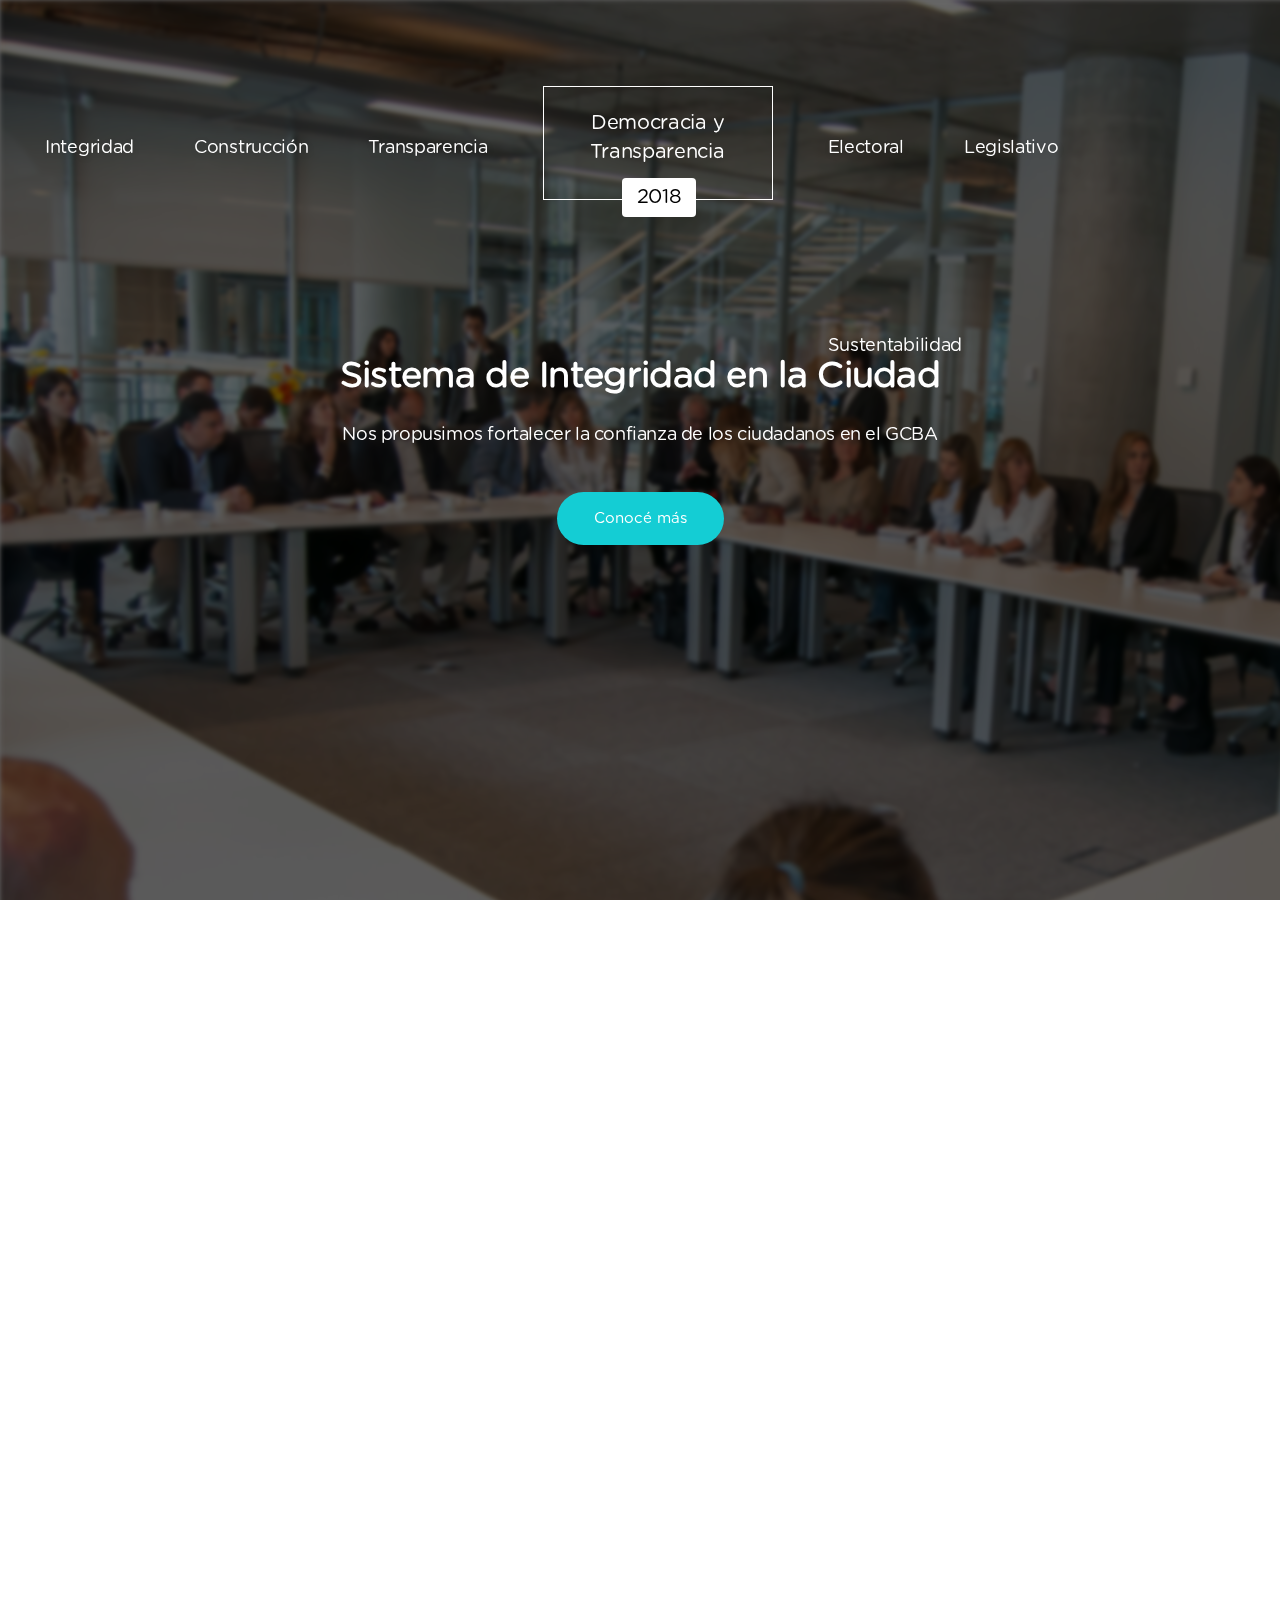
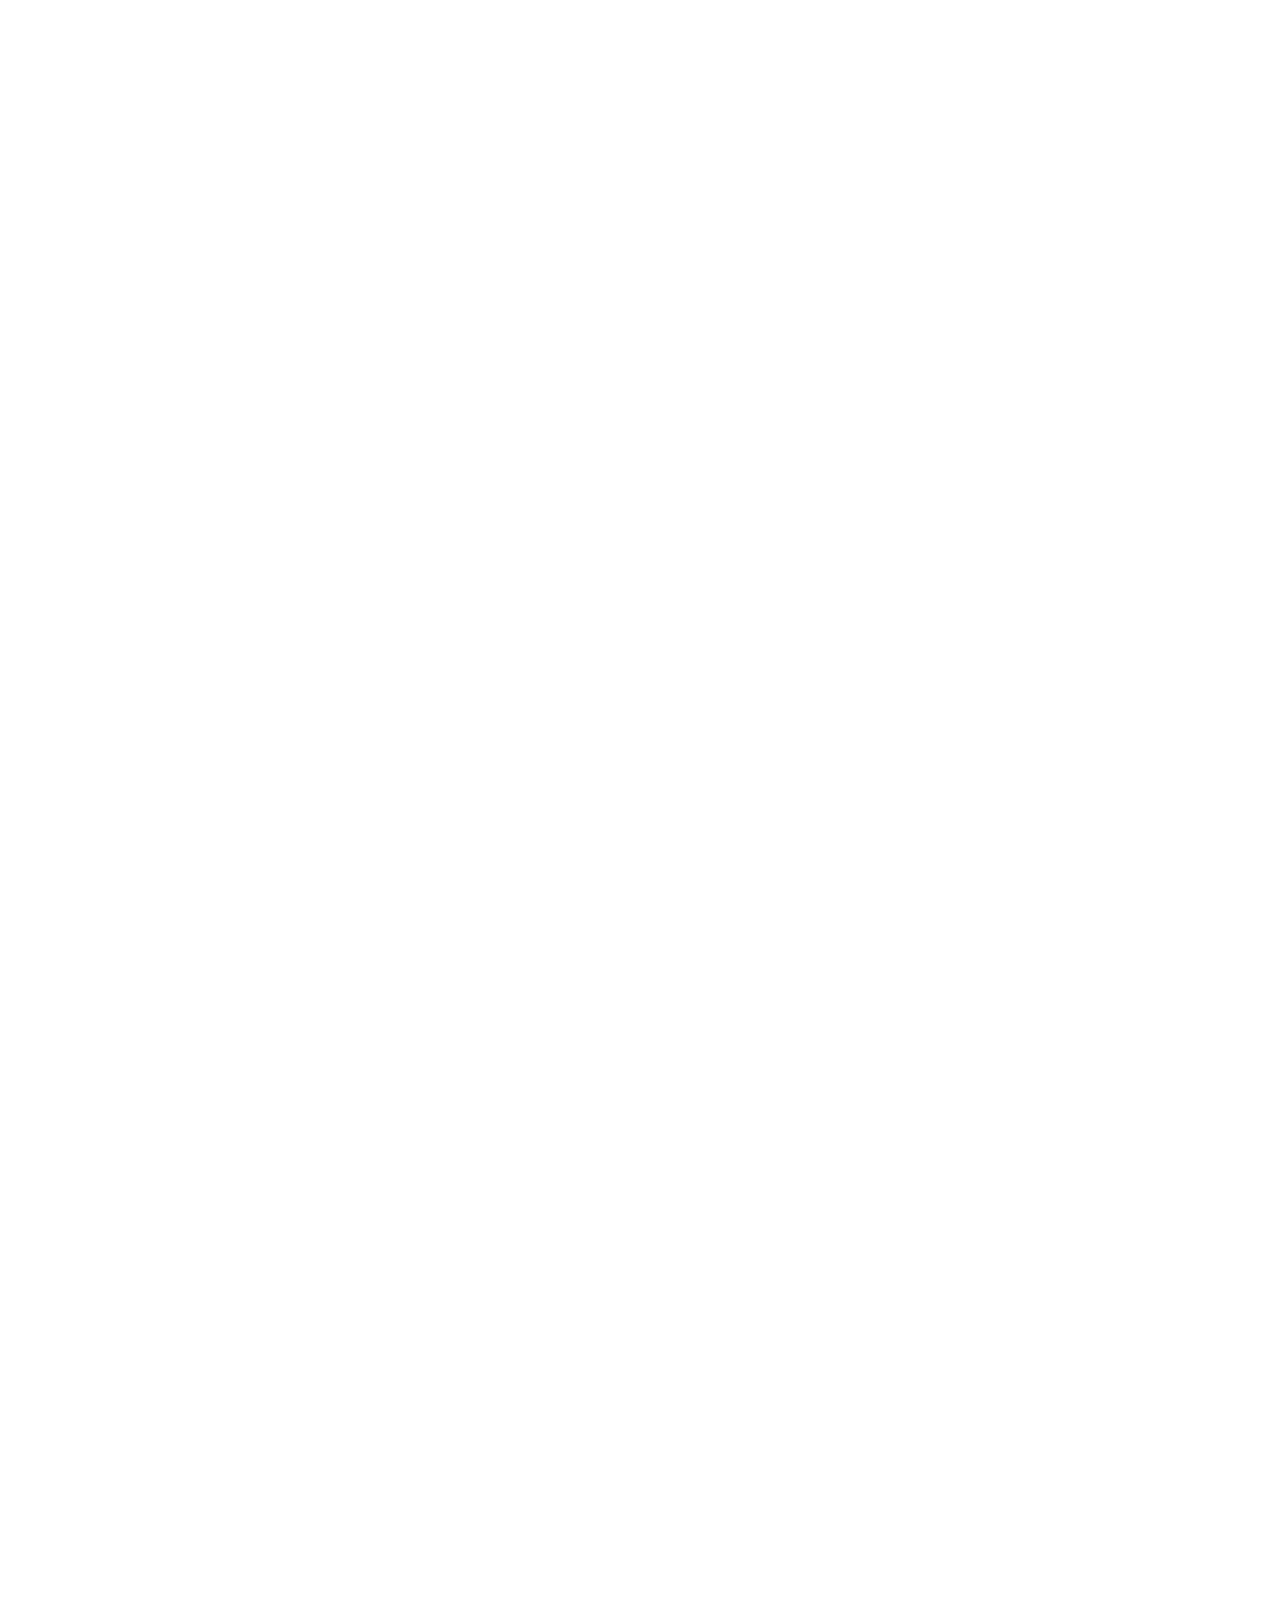
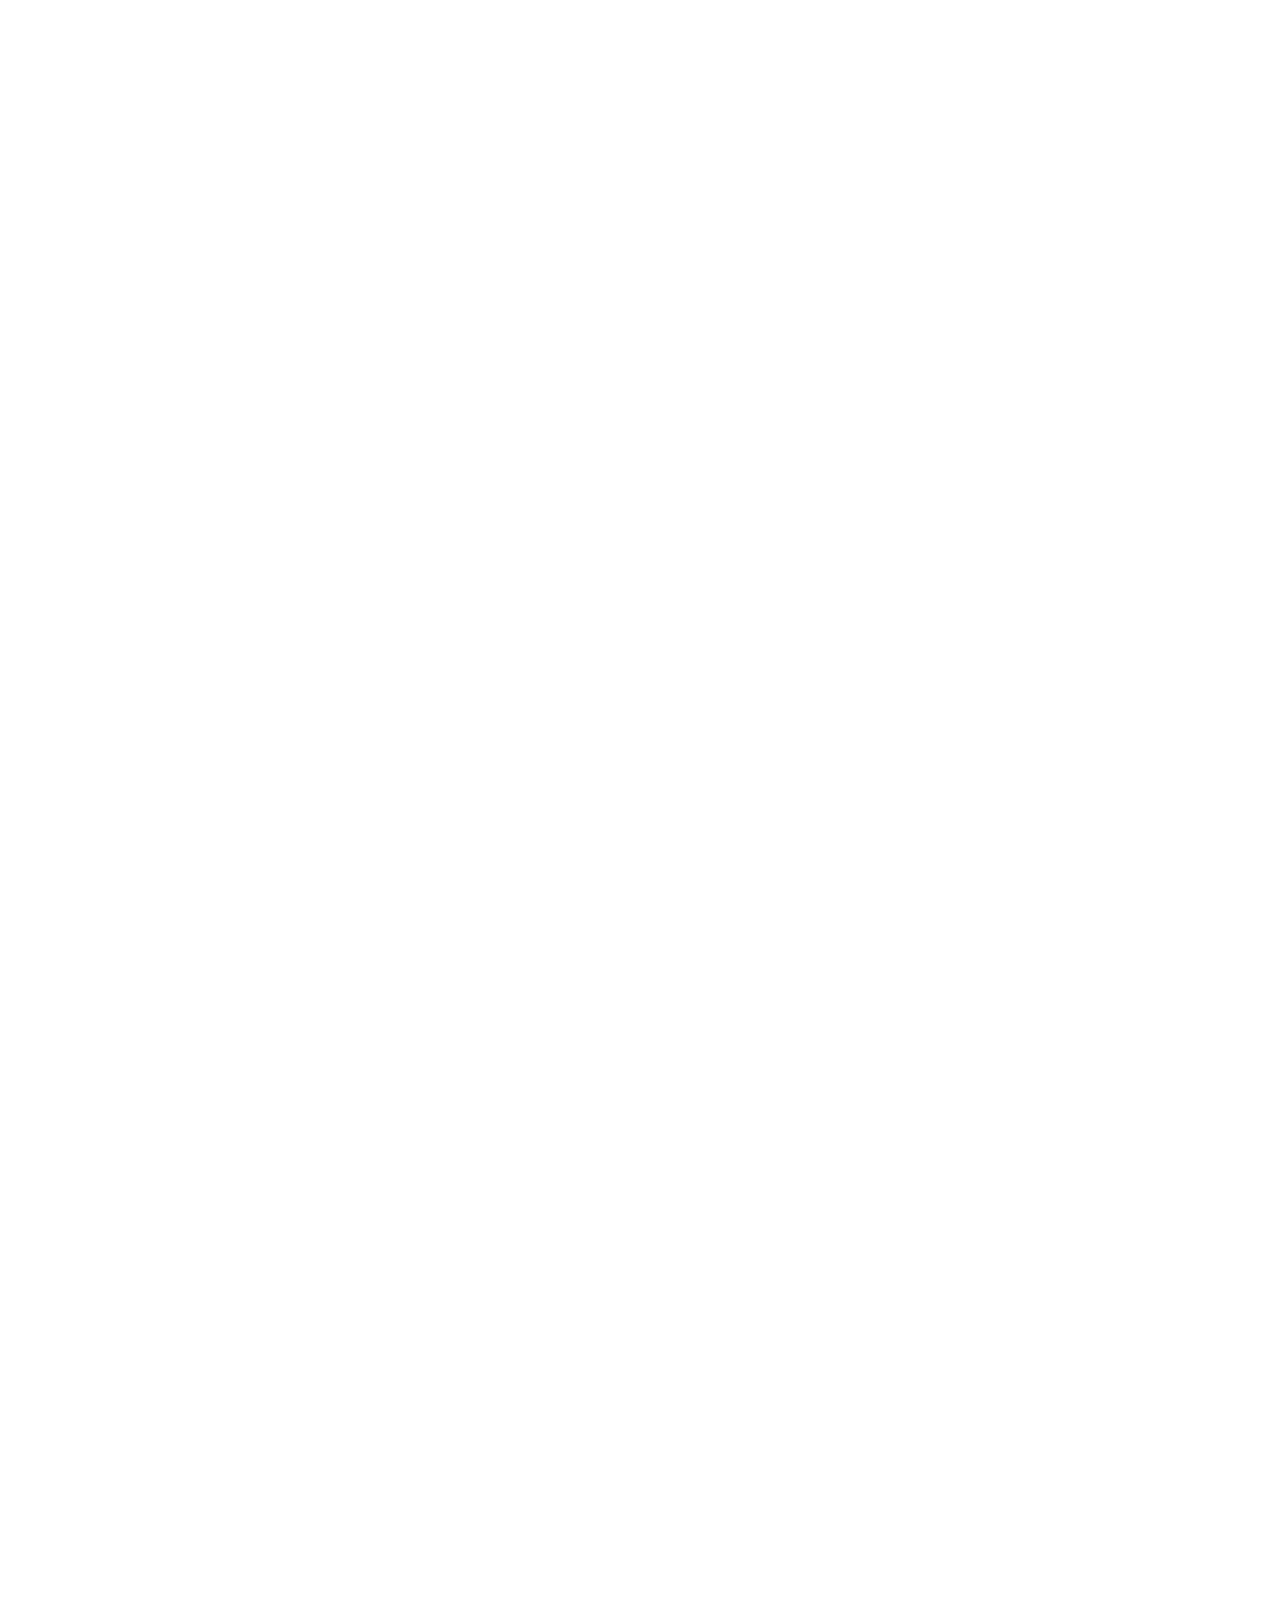
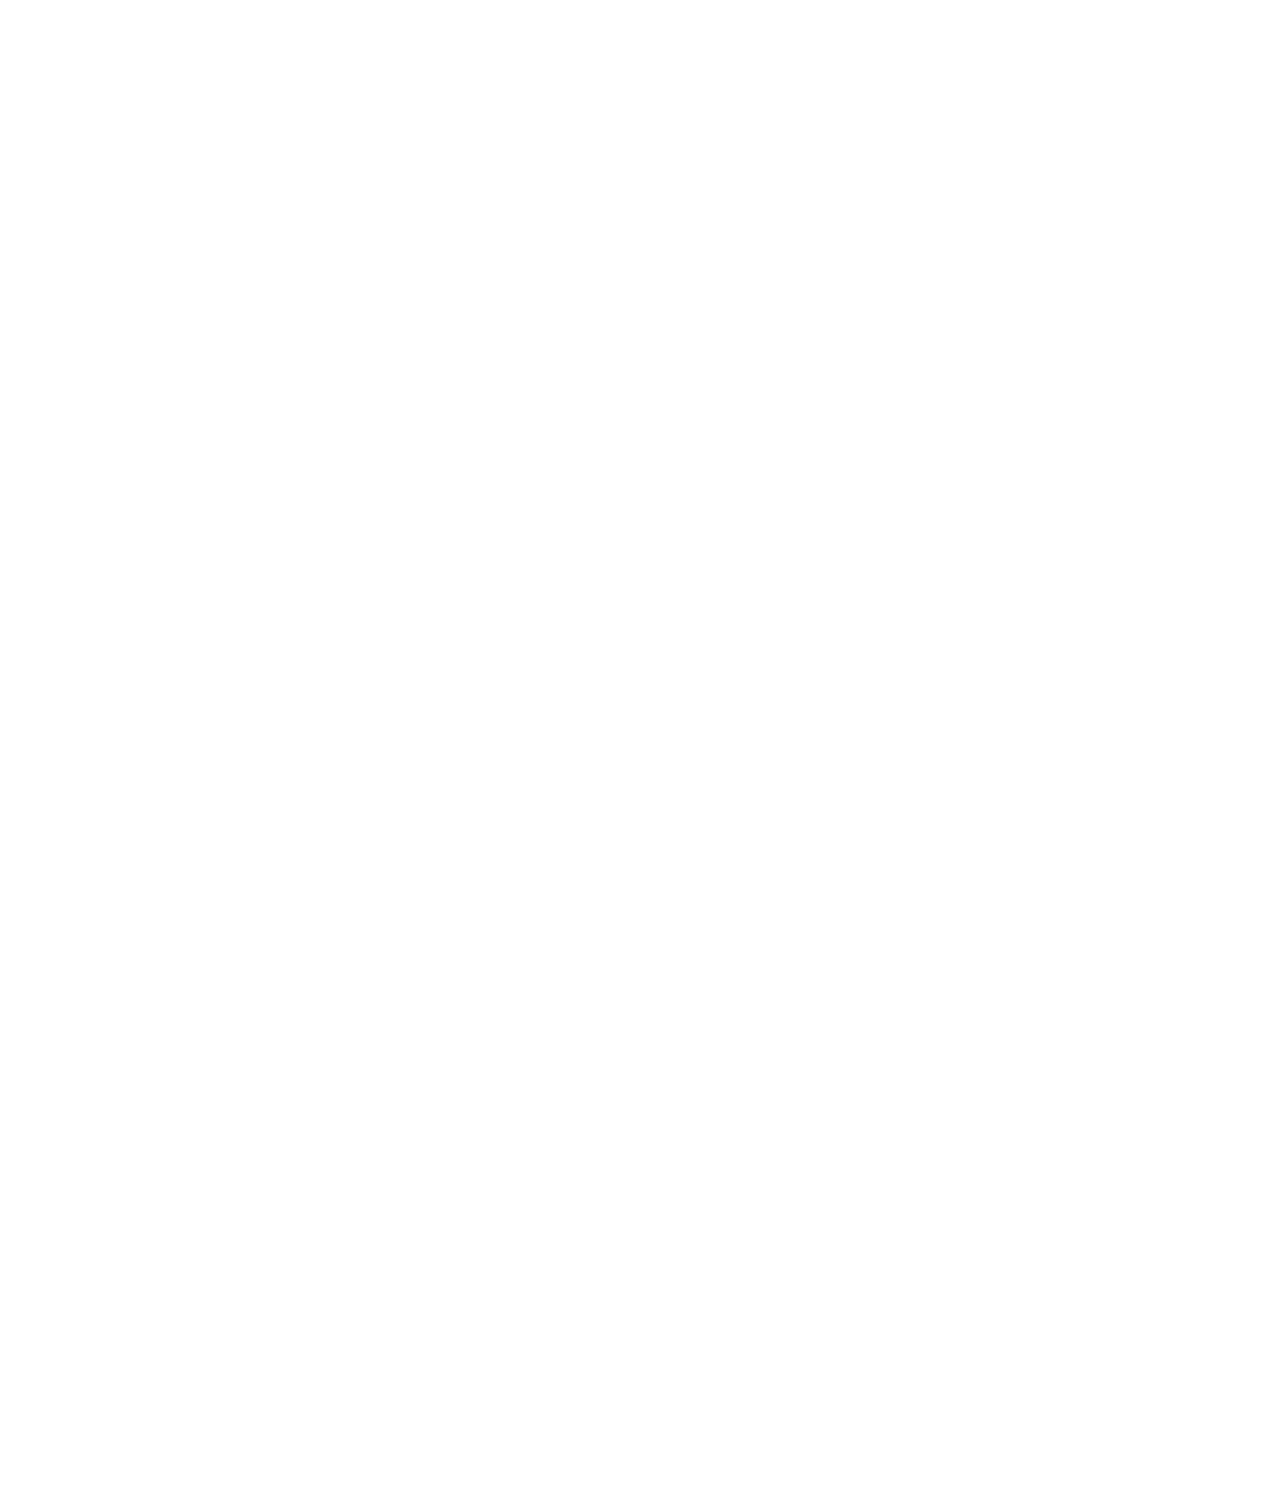
<file: index.html>
<!DOCTYPE html>
<html lang="es">
<head>
	<title>Anuario 2018</title>

	<meta charset="UTF-8">
	<meta name="viewport" content="width=device-width,initial-scale=1">
	<meta http-equiv="X-UA-Compatible" content="IE=edge">
	<meta name="description" content="">
	<meta name="keywords" content="">

	<link rel="stylesheet" type="text/css" href="css/main.css">
	<link rel="stylesheet" type="text/css" href="css/querys.css">
	<link rel="stylesheet" type="text/css" href="css/bootstrap.min.css">
	<link rel="stylesheet" type="text/css" href="css/fullpage.min.css">
	<link rel="stylesheet" href="https://use.fontawesome.com/releases/v5.1.0/css/all.css" integrity="sha384-lKuwvrZot6UHsBSfcMvOkWwlCMgc0TaWr+30HWe3a4ltaBwTZhyTEggF5tJv8tbt" crossorigin="anonymous">

	<script type="text/javascript" src="js/jquery-2.1.4.js"></script>
	<script src="js/bootstrap.min.js"></script>
	<script type="text/javascript" src="js/main.js"></script>
	<script type="text/javascript" src="js/fullpage.min.js"></script>

</head>	
<body>
	<nav class="navbar navbar-default fixed-top" id="#myMenu">
		<div class="container-fluid navbar-center">
			<ul class="nav navbar-nav">						
				<li data-menuanchor="integridad" class="nav-buttons"><a href="#integridad">Integridad</a></li>
				<li data-menuanchor="construccion" class="nav-buttons"><a href="#construccion">Construcción</a></li>
				<li data-menuanchor="transparencia" class="nav-buttons"><a href="#transparencia">Transparencia</a></li>
				<li data-menuanchor="portada" class="logo-fixednav"><a href="#portada">Democracia y Transparencia <span>2018</span></a></li>
				<li data-menuanchor="electoral" class="nav-buttons"><a href="#electoral">Electoral</a></li>
				<li data-menuanchor="legislativo" class="nav-buttons"><a href="#legislativo">Legislativo</a></li>
				<li data-menuanchor="sustentabilidad" class="nav-buttons"><a href="#sustentabilidad">Sustentabilidad</a></li>
			</ul>
		</div>
	</nav>
	
	<div id="fullpage">
	<!-- NAVBAR -->
		
	<!-- PORTADA -->
		<div class="section active portada">
			

			<div class="slide" id="portada-integridad">
				<div class="portada-text">
					<h3>Sistema de Integridad en la Ciudad</h3>
					<p>Nos propusimos fortalecer la confianza de los ciudadanos en el GCBA</p>
					<a href="" class="btn btn-primary">Conocé más</a>
				</div>
			</div>
			<div class="slide"  id="portada-electoral">
				<div class="portada-text">
					<h3>Primer Código Electoral de la Ciudad</h3>
					<p>Ahora la ciudad cuenta con un conjunto de reglas propias para la competencia electoral</p>
					<a href="" class="btn btn-primary">Conocé más</a>
				</div>
			</div>
			<div class="slide"  id="portada-transparencia">
				<div class="portada-text">
					<h3>Avanzamos con el plan de Transparencia Activa</h3>
					<p>Trabajamos para que haya cada vez más información disponible para los ciudadanos</p>
					<a href="" class="btn btn-primary">Conocé más</a>
				</div>
			</div>
			<div class="slide" id="portada-legislativo">
				<div class="portada-text">
					<h3>Articulamos relaciones entre el Poder Ejecutivo y el Legislativo</h3>
					<p>Facilitamos el dialogo entre poderes</p>
					<a href="" class="btn btn-primary">Conocé más</a>
				</div>
			</div>
			
		</div>
	<!-- SECCION 1 -->
		<div class="section">
			<div class="col-md-3">
				<div class="vertical-position">
					<div class="integridad-colum-1 vertical-position-center">
						<h3>Sistema de Integridad</h3>
						<p>Desde el comienzo de nuestra gestión nos propusimos fortalecer la confianza de los ciudadanos en el GCBA y el sector público.</p>
						<h3>¿Para qué un sistema de Integridad?</h3>
						<p>Para fortalecer los controles institucionales internos y externos.</p>
						<p>Para dotar de mayor transparencia la gestión diaria del Gobierno de la Ciudad.</p>
						<p>Para robustecer el marco normativo referente a ética pública, obra pública y publicidad oficial.</p>
						<p>Para aplicar estándares internacionales de vanguardia en la materia.</p>
					</div>
				</div>
			</div>
			<div class="col-md-9">
				<div>
					<div class="col-md-3">
						<div class="integridad-colum-2 delay-1">
							<img class="img-responsive" src="imagenes/integridad-1.png">
							<p>Políticas originadas y gestionadas por la Subsecretaría</p>
							<p class="hvr-hang"><i class="fas fa-chevron-down"></i></p>
							<p>Implementación Ley 104 - AIP</p>
							<p>Rendición de Cuentas (PAT)</p>
							<p>Dialogando BA</p>
							<p>Plan de Transparencia Activa</p>
							<p>Índice Transparencia Gubernamental</p>
						</div>
					</div>
					<div class="col-md-3 ">
						<div class="integridad-colum-3 delay-2">
							<img class="img-responsive" src="imagenes/integridad-2.png">
							<p>Políticas<br>co-construidas con la Legislatura</p>
							<p class="hvr-hang"><i class="fas fa-chevron-down"></i></p>
							<p>Reforma a la Ley de Ética en el Ejercicio de la Función Pública</p>
							<p>Ley de Obra Pública</p>
						</div>
					</div>
					<div class="col-md-3">
						<div class="integridad-colum-4 delay-3">
							<img class="img-responsive" src="imagenes/integridad-3.png">
							<p>Políticas<br>co-construidas con otras áreas del Ejecutivo</p>
							<p class="hvr-hang"><i class="fas fa-chevron-down"></i></p>
							<p>Código del Servidor Público</p>
							<p>Estándares OCDE en empresas públicas</p>
						</div>
					</div>
					<div class="col-md-3">
						<div class="integridad-colum-5 delay-4">
							<img class="img-responsive" src="imagenes/integridad-4.png">
							<p>Políticas<br>construidas por otras áreas del Ejecutivo</p>
							<p class="hvr-hang"><i class="fas fa-chevron-down"></i></p>
							<p>Compromisos de Gobierno</p>
							<p>Buenos Aires Obras</p>
							<p>Recomendaciones OCDE sobre política regulatoria</p>
							<p>Buenos Aires Compras </p>
							<p>Presupuesto Abierto</p>
							<p>Ba Data</p>
						</div>
					</div>
				</div>
			</div>
		</div>
	<!-- SECCION 2 -->
		<div class="section" id="construccion3">
			<div class="col-md-6">
				<div class="section-intro vertical-position" >
					<div class="vertical-position-center">
						<h3>Construcción Colectiva</h3>
						<p class="intro-parrafo">La conversación pública es un elemento central para la construcción de instituciones democráticas y de políticas sustentables. Desarrollamos la herramienta Dialogando BA para abrir el diálogo, identificar los consensos, disensos  y tomar decisiones informadas. </p>
						<a href="construccion.html" class="btn btn-default">Ingresar</a>
						<p class="intro-area"><i class="fas fa-angle-right"></i> Subsecretaría de Reforma Política y Asuntos Legislativos</p>
					</div>
				</div>
			</div>
			<div class="col-md-6">
				<img align="top" src="imagenes/construccion.png" class="img-responsive img-cons">
			</div>
		</div>
	<!-- SECCION 3 -->
		<div class="section" id="transparencia4">
			<div class="col-md-6">
				<img align="top" src="imagenes/transparencia.png" class="img-responsive img-trans">
			</div>
			<div class="col-md-6">
				<div class="section-intro vertical-position">
					<div class="vertical-position-center">
						<h3>Transparencia</h3>
						<p class="intro-parrafo">Los ciudadanos son los dueños de la información, por eso impulsamos la transparencia y el acceso a la información pública.</p>
						<a href="transparencia.html" class="btn btn-default">Ingresar</a>
						<p class="intro-area"><i class="fas fa-angle-right"></i> Dirección General Seguimiento de Organismos de Control y Acceso a la Información</p>
					</div>
				</div>
			</div>
		</div>
	<!-- SECCION 4 -->
		<div class="section" id="electoral5">
			<div class="col-md-6">
				<div class="section-intro vertical-position">
					<div class="vertical-position-center">
						<h3>Electoral</h3>
						<p class="intro-parrafo">Las elecciones deben ser instrumentos fieles a la voz de los vecinos. Fortalecemos las instituciones electorales y la formación de los ciudadanos en materia cívico-electoral.</p>
						<a href="electoral.html" class="btn btn-default">Ingresar</a>
						<p class="intro-area"><i class="fas fa-angle-right"></i> Dirección General Reforma Política y Electoral</p>
					</div>
				</div>
			</div>
			<div class="col-md-6">
				<img align="top" src="imagenes/electoral.png" class="img-responsive img-elec">
			</div>
		</div>
	<!-- SECCION 5 -->
		<div class="section" id="legislativo6">
			<div class="col-md-6">
				<img align="top" src="imagenes/legislativo.png" class="img-responsive img-leg">
			</div>
			<div class="col-md-6">
				<div class="section-intro vertical-position">
					<div class="vertical-position-center">
						<h3>Legislativo</h3>
						<p class="intro-parrafo">El equilibrio de los poderes requiere una buena comunicación entre ellos: promovemos el vínculo entre la Legislatura de la Ciudad de Buenos Aires y el Poder Ejecutivo. </p>
						<a href="legislativo.html" class="btn btn-default">Ingresar</a>
						<p class="intro-area"><i class="fas fa-angle-right"></i> Dirección General Asuntos Legislativos</p>
					</div>
				</div>
			</div>
		</div>
	<!-- SECCION 6 -->
		<div class="section" id="sustentabilidad7">
			<div class="col-md-6">
				<div class="section-intro vertical-position">
					<div class="vertical-position-center">
						<h3>Sustentabilidad</h3>
						<p class="intro-parrafo">Trabajamos para Reforzar y mejorar un sistema de integridad y la calidad político-institucional que fomenten una visión universalista de la administración.</p>
						<a href="sustentabilidad.html" class="btn btn-default">Ingresar</a>
						<p class="intro-area"><i class="fas fa-angle-right"></i> Subsecretaría de Reforma Política y Asuntos Legislativos</p>
					</div>
				</div>
			</div>
			<div class="col-md-6">
				<img align="top" src="imagenes/electoral.png" class="img-responsive img-sus">
			</div>
			<!-- FOOTER -->
			<footer>
				<div class="footer">
					<div class="disclaimer">
						<p>© Democracia y Transparencia 2018. Todos los derechos reservados.</p>
					</div>
					<div class="arrow-up">
						<p><a data-menuanchor="portada1" href="#portada1"><i class="fas fa-arrow-up"></i></a></p>
					</div>
				</div>
			</footer>
		</div>	
	
	</div>

<script type="text/javascript"> 
	$(document).ready(function() { 
		$('#fullpage').fullpage({   
			controlArrows: false,
			anchors: ['portada', 'integridad', 'construccion', 'transparencia', 'electoral', 'legislativo', 'sustentabilidad'],	
			menu: '#myMenu',
			
			afterRender: function () { 
				setInterval(function () { 
					$.fn.fullpage.moveSlideRight(); }, 6000); 
				} 
			});
	}); 
</script>


</body>
</html>
</file>
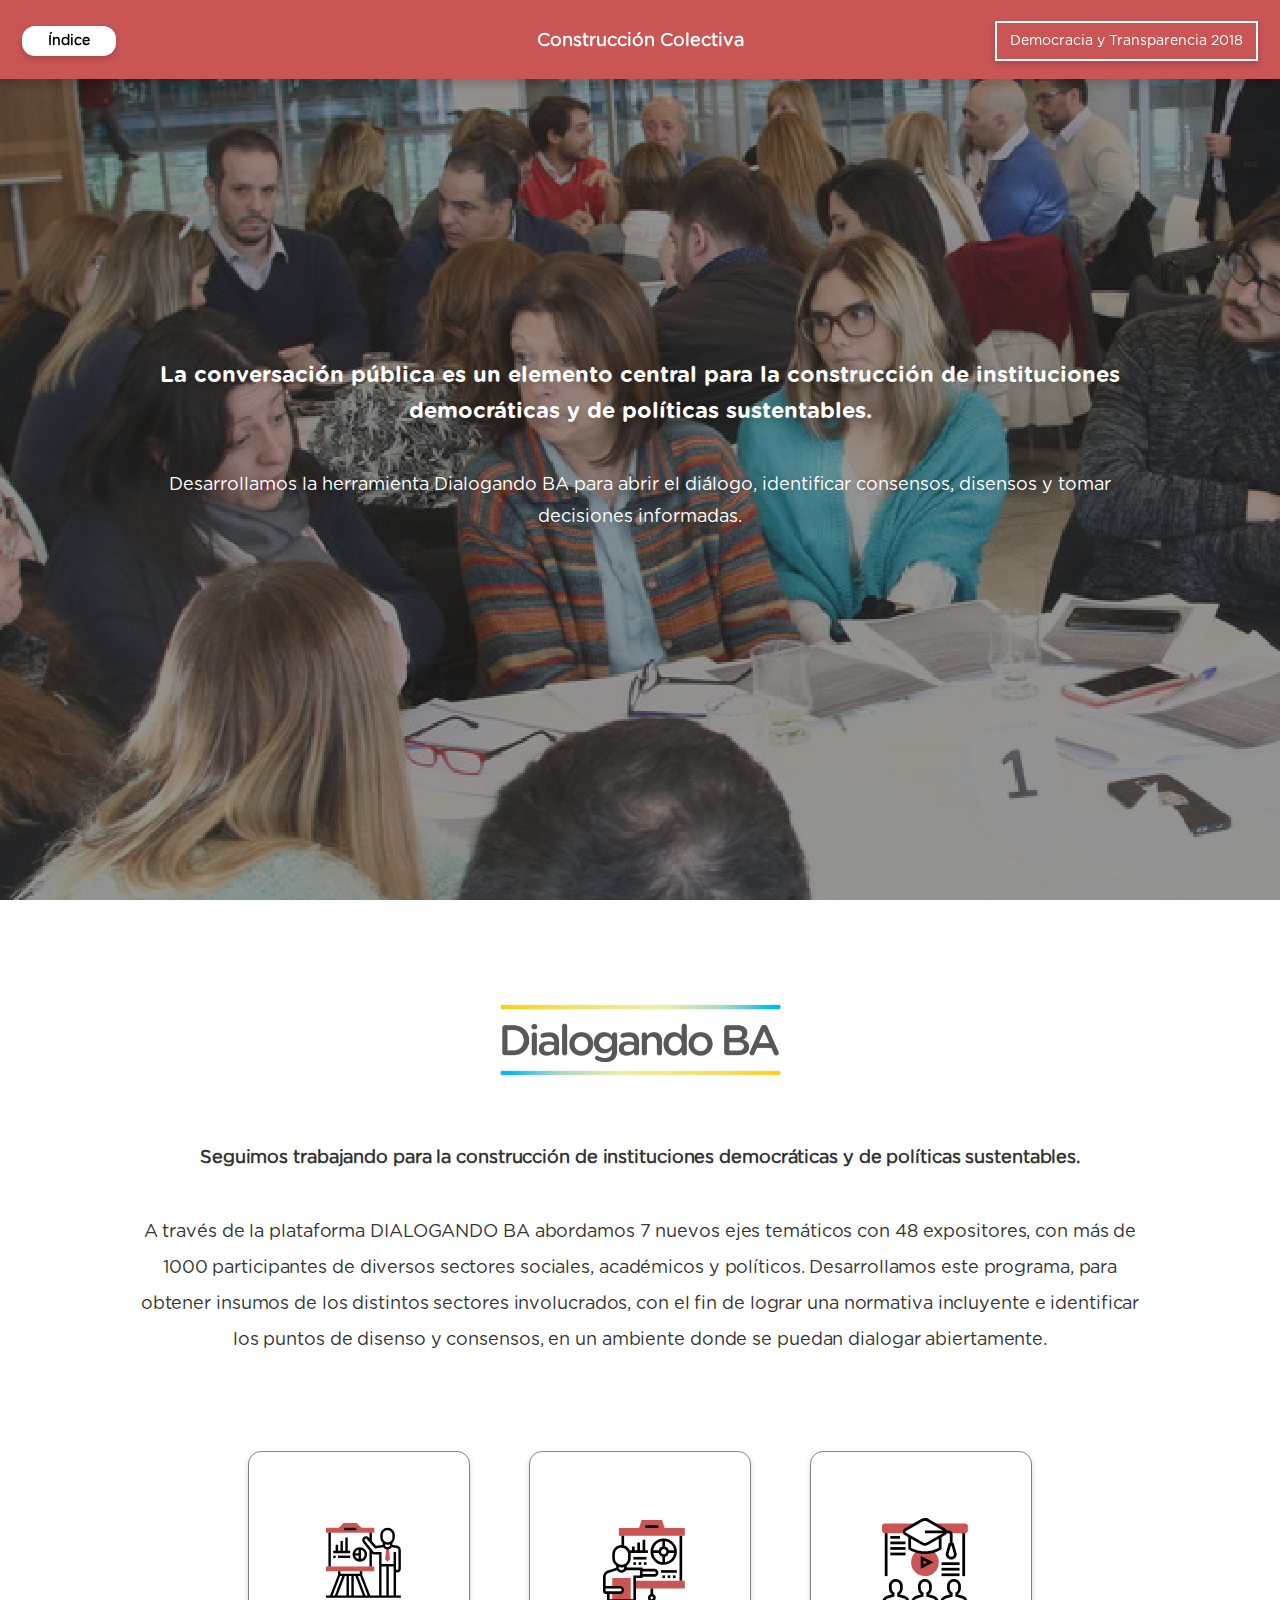
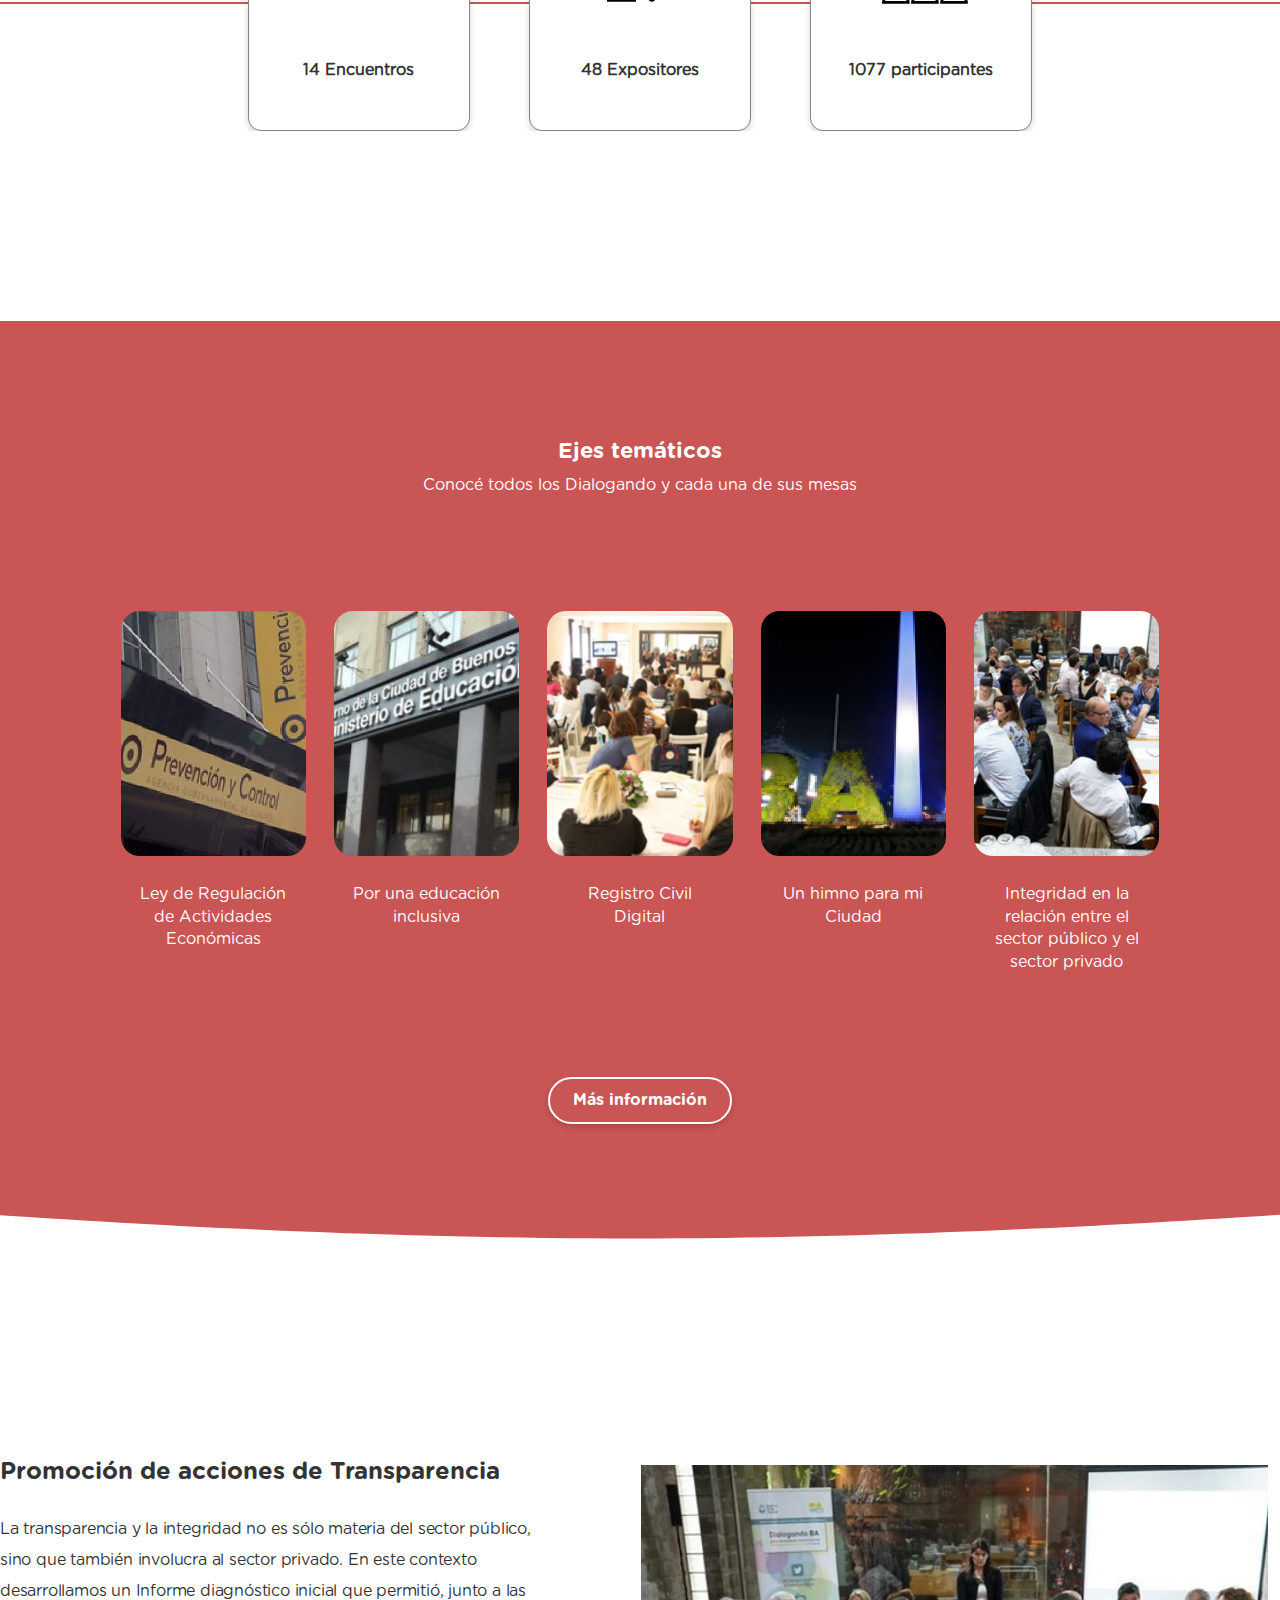
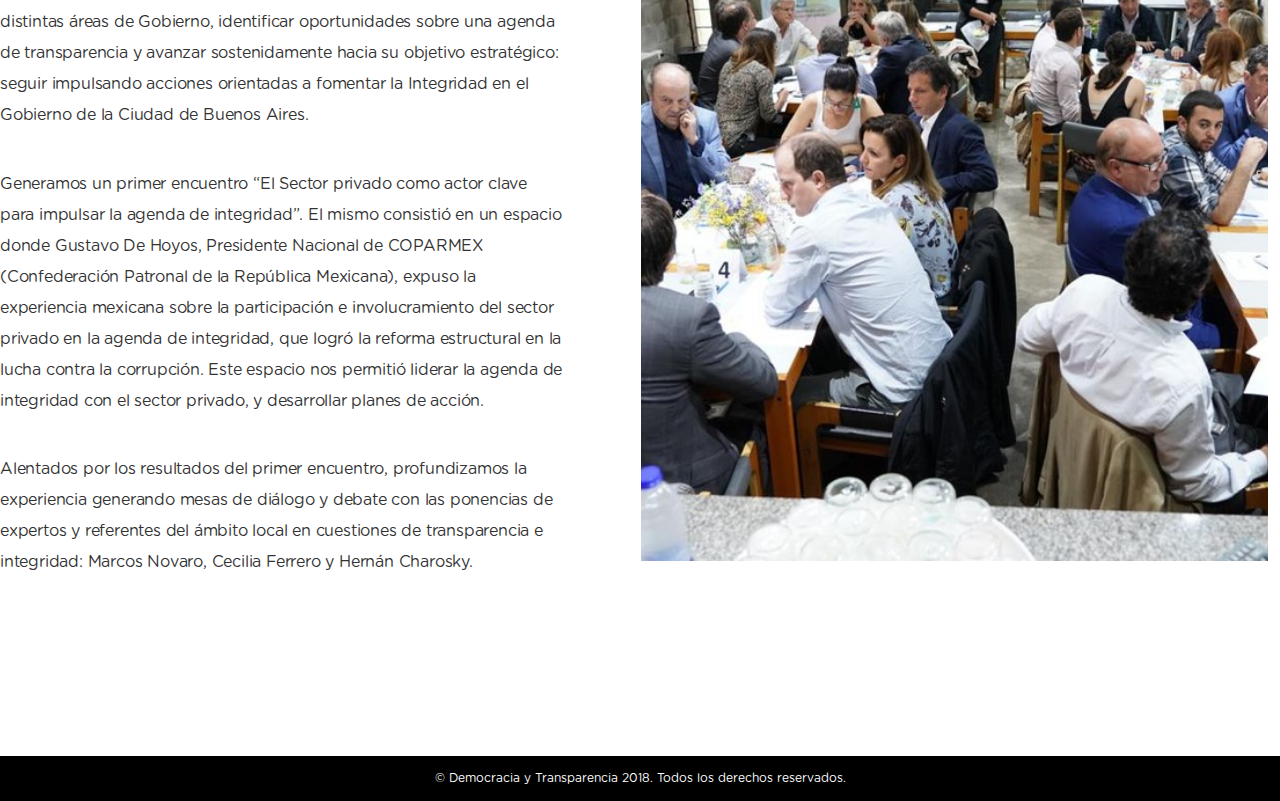
<file: construccion.html>
<!DOCTYPE html>
<html lang="es">
<head>
	<title>Anuario 2018</title>

	<meta charset="UTF-8">
	<meta name="viewport" content="width=device-width,initial-scale=1">
	<meta http-equiv="X-UA-Compatible" content="IE=edge">
	<meta name="description" content="">
	<meta name="keywords" content="">

	<link rel="stylesheet" type="text/css" href="css/main.css">
	<link rel="stylesheet" type="text/css" href="css/querys.css">
	<link rel="stylesheet" type="text/css" href="css/bootstrap.min.css">
	<link rel="stylesheet" href="https://use.fontawesome.com/releases/v5.1.0/css/all.css" integrity="sha384-lKuwvrZot6UHsBSfcMvOkWwlCMgc0TaWr+30HWe3a4ltaBwTZhyTEggF5tJv8tbt" crossorigin="anonymous">

	<script type="text/javascript" src="js/jquery-2.1.4.js"></script>
	<script src="js/bootstrap.min.js"></script>
	<script type="text/javascript" src="js/main.js"></script>

</head>
<body>
	<div class="construccion">
		<nav class="navbar navbar-fixed-top navbar-inner-sections">
			<div class="container-nav-inner-sections">
				<div class="navbar-header">
					<div class=" col-md-3">
						<button type="button" class="btn btn-info" data-toggle="modal" data-target="#myModal">Índice</button>
					</div>
					<div class="modal fade" id="myModal" role="dialog">
						<div class="modal-dialog modal-lg">
							<div class="modal-content">
								<div class="modal-header">
									<div class="logo-modal-menu">
										<a href="https://mingob.github.io/ANUARIO2018">Democracia y Transparencia <span>2018</span></a>
									</div>
								</div>
								<div class="modal-body">
									<ul class="modal-menu-ul">
										<li><a href="https://mingob.github.io/ANUARIO2018">Principal</a>
										<li><a href="https://mingob.github.io/ANUARIO2018/#integridad">Integridad</a>
										<li><a href="https://mingob.github.io/ANUARIO2018/construccion.html">Construcción Colectiva</a></li>
										<li><a href="https://mingob.github.io/ANUARIO2018/transparencia.html">Transparencia</a>
										<li><a href="https://mingob.github.io/ANUARIO2018/electoral.html">Electoral</a></li>
										<li><a href="https://mingob.github.io/ANUARIO2018/legislativo">Legislativo</a></li>
										<li><a href="https://mingob.github.io/ANUARIO2018/sustentabilidad.html">Sustentabilidad</a></li>
									</ul>
								</div>
								<div class="modal-footer">
									<button type="button" class="btn btn-default" data-dismiss="modal"><i class="fas fa-times"></i></button>
								</div>
							</div>
						</div>
					</div>
					<div class="navbrand-center col-md-6">
						<a class="navbar-brand" href="#">Construcción Colectiva</a>
					</div>
					<div class="col-md-3 nav-outer-sec-home">
						<a class="nav-inner-sec-home" href="#">Democracia y Transparencia 2018</a>
					</div>
				</div>
			</div>
		</nav>
		<section class="construccion-portada" id="portada1">
			<div class="construccion-portada-inner textos-flotando-container">
				<div class="vertical-position">
					<div class="vertical-position-center">
						<h3>La conversación pública es un elemento central para la construcción de instituciones democráticas y de políticas sustentables.</h3>
						<p> Desarrollamos la herramienta Dialogando BA para abrir el diálogo, identificar consensos, disensos y tomar decisiones informadas.</p>
					</div>
				</div>
			</div>
		</section>
		<section class="construccion-uno">
			<div class="construccion-uno-uno textos-flotando-container">
				<img src="imagenes/construccion-logo-dialogando.png">
				<h3>Seguimos trabajando para la construcción de instituciones democráticas y de políticas sustentables. </h3>
				<p>A través de la plataforma DIALOGANDO BA abordamos 7 nuevos ejes temáticos con 48 expositores, con más de 1000 participantes de diversos sectores sociales, académicos y políticos. Desarrollamos este programa, para obtener insumos de los distintos sectores involucrados, con el fin de lograr una normativa incluyente e identificar los puntos de disenso y consensos, en un ambiente donde se puedan dialogar abiertamente.</p>
			</div>
			<div class="const-uno-dos-before">
				<div class="construccion-uno-dos-container">
					<div class="construccion-tarjetas">
						<div class="col-md-4">
							<div class="cons-tarjetas-inner">
								<img src="imagenes/construccion-tarjetas-3.png">
								<p>14 Encuentros</p>
							</div>	
						</div>
						<div class="col-md-4">
							<div class="cons-tarjetas-inner">
								<img src="imagenes/construccion-tarjetas-2.png">
								<p>48 Expositores</p>
							</div>
						</div>
						<div class="col-md-4">
							<div class="cons-tarjetas-inner">
								<img src="imagenes/construccion-tarjetas-1.png">
								<p>1077 participantes</p>
							</div>
						</div>
					</div>
				</div>
			</div>
		</section>
		<section class="construccion-dos">
			<div class="cons-dos-titulo">
				<h3>Ejes temáticos</h3>
				<p>Conocé todos los Dialogando y cada una de sus mesas</p>
			</div>
			<div class="cons-dos-tarjetas">
				<div class="col-md-2 col-md-offset-1">
					<div>
						<img class="img-responsive" src="imagenes/cons-dos-tarjeta-1.png">
						<p>Ley de Regulación de Actividades Económicas</p>
					</div>
				</div>
				<div class="col-md-2">
					<div>
						<img class="img-responsive" src="imagenes/cons-dos-tarjeta-2.png">
						<p>Por una educación inclusiva</p>
					</div>
				</div>
				<div class="col-md-2">
					<div>
						<img class="img-responsive" src="imagenes/cons-dos-tarjeta-3.png">
						<p>Registro Civil Digital</p>
					</div>
				</div>
				<div class="col-md-2">
					<div>
						<img class="img-responsive" src="imagenes/cons-dos-tarjeta-4.png">
						<p>Un himno para mi Ciudad</p>
					</div>
				</div>
				<div class="col-md-2">
					<div>
						<img class="img-responsive" src="imagenes/cons-dos-tarjeta-5.png">
						<p>Integridad en la relación entre el sector público y el sector privado</p>
					</div>
				</div>
			</div>
			<div class="cons-button">
				<a href="" class="btn btn-primary">Más información</a>
			</div>
		</section>
		<section class="construccion-tres">
			<div class="cons-tres-container">
				<div class="col-md-6">
					<div class="cons-tres-izq">
						<h3>Promoción de acciones de Transparencia</h3>
						<p>La transparencia y la integridad no es sólo materia del sector público, sino que también involucra al sector privado. En este contexto desarrollamos un Informe diagnóstico inicial que permitió, junto a las distintas áreas de Gobierno, identificar oportunidades sobre una agenda de transparencia y avanzar sostenidamente hacia su objetivo estratégico: seguir impulsando acciones orientadas a fomentar la Integridad en el Gobierno de la Ciudad de Buenos Aires.</p>
						<p>Generamos un primer encuentro  “El Sector privado como actor clave para impulsar la agenda de integridad”. El mismo consistió en un espacio donde Gustavo De Hoyos, Presidente Nacional de COPARMEX (Confederación Patronal de la República Mexicana), expuso la experiencia mexicana sobre la participación e involucramiento del sector privado en la agenda de integridad, que logró la reforma estructural en la lucha contra la corrupción. Este espacio nos permitió liderar la agenda de integridad con el sector privado, y desarrollar planes de acción.</p>
						<p>Alentados por los resultados del primer encuentro, profundizamos la experiencia generando mesas de diálogo y debate con las ponencias de expertos y referentes del ámbito local en cuestiones de transparencia e integridad: Marcos Novaro, Cecilia Ferrero y Hernán Charosky.</p>
					</div>
				</div>
				<div class="col-md-6">
					<div class="cons-tres-der">
						<img src="imagenes/construccion-promocion-carrousel.png">
					</div>
				</div>
			</div>
		</section>
		<footer>
			<div class="footer-construccion">
				<div class="disclaimer">
					<p>© Democracia y Transparencia 2018. Todos los derechos reservados.</p>
				</div>
				<div class="arrow-up">
					<p><a data-menuanchor="portada1" href="#portada1"><i class="fas fa-arrow-up"></i></a></p>
				</div>
			</div>
		</footer>
	</div>
</body>
</html>
</file>
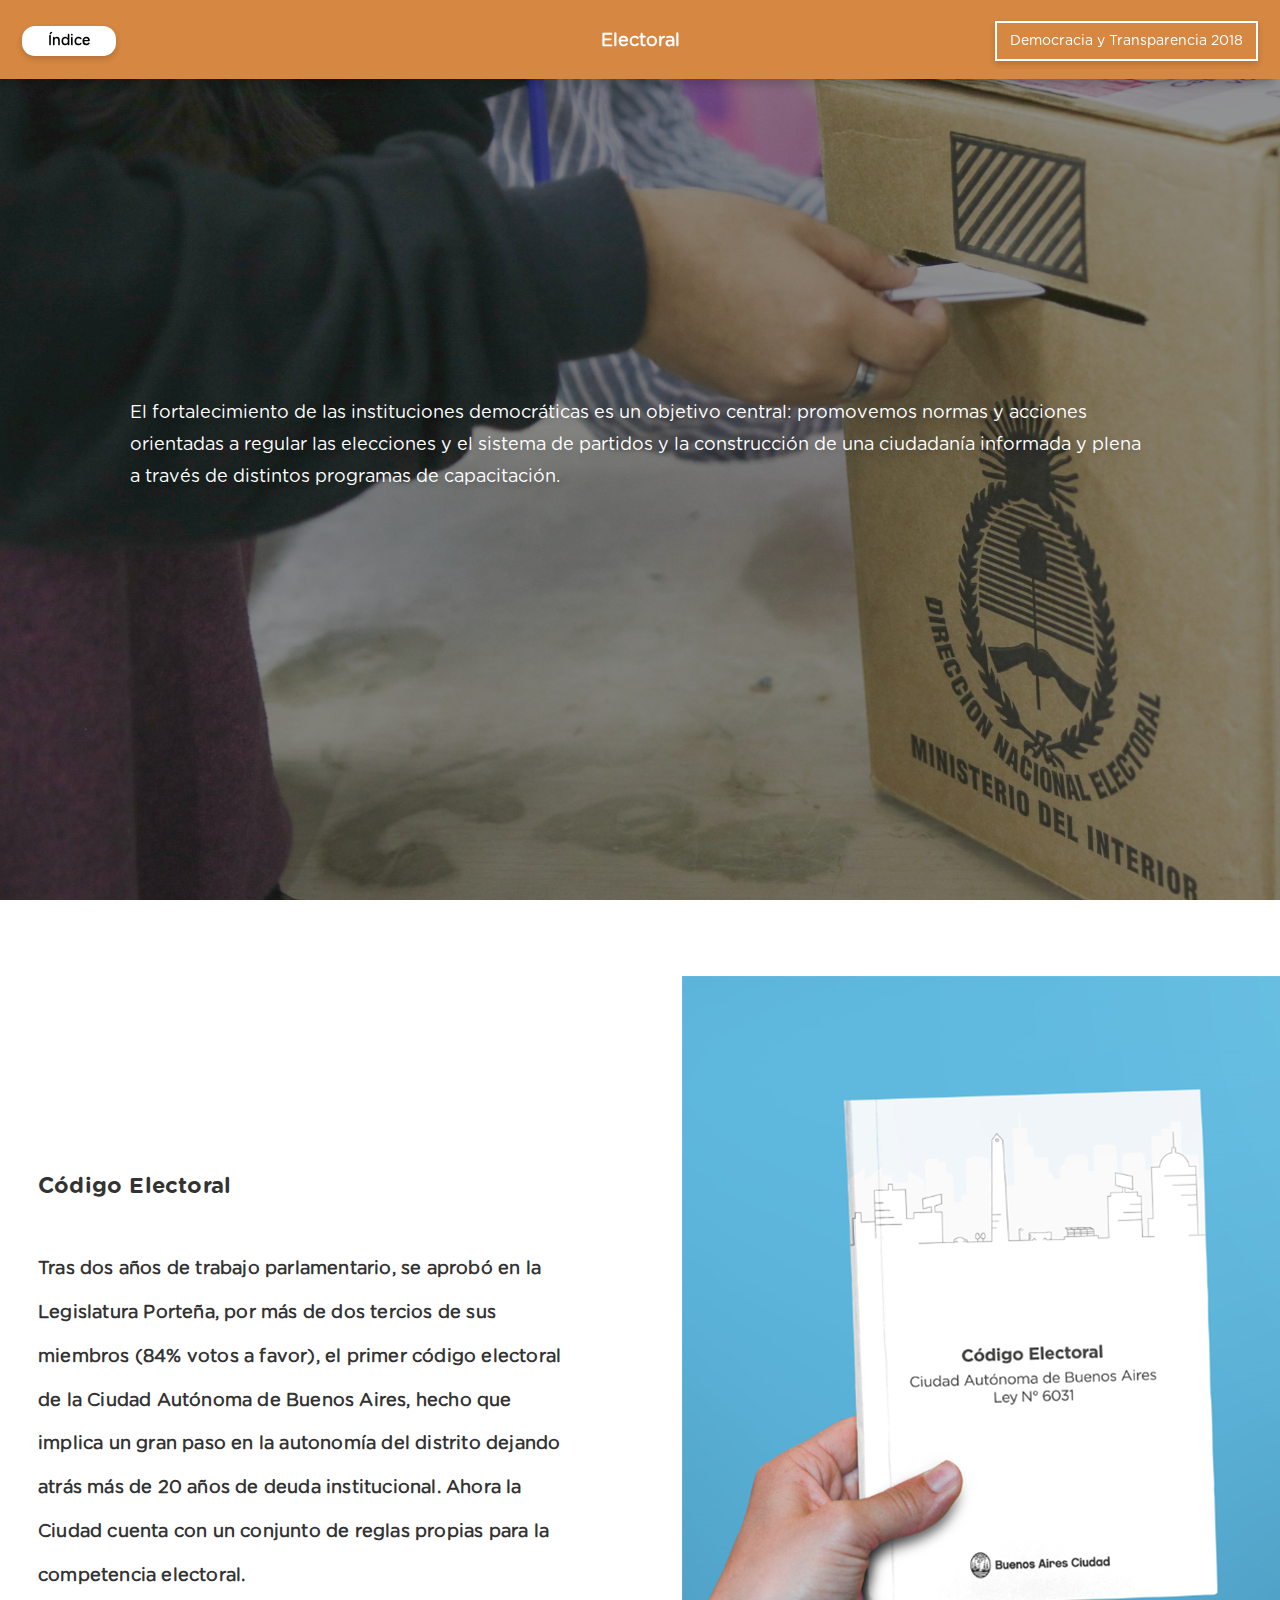
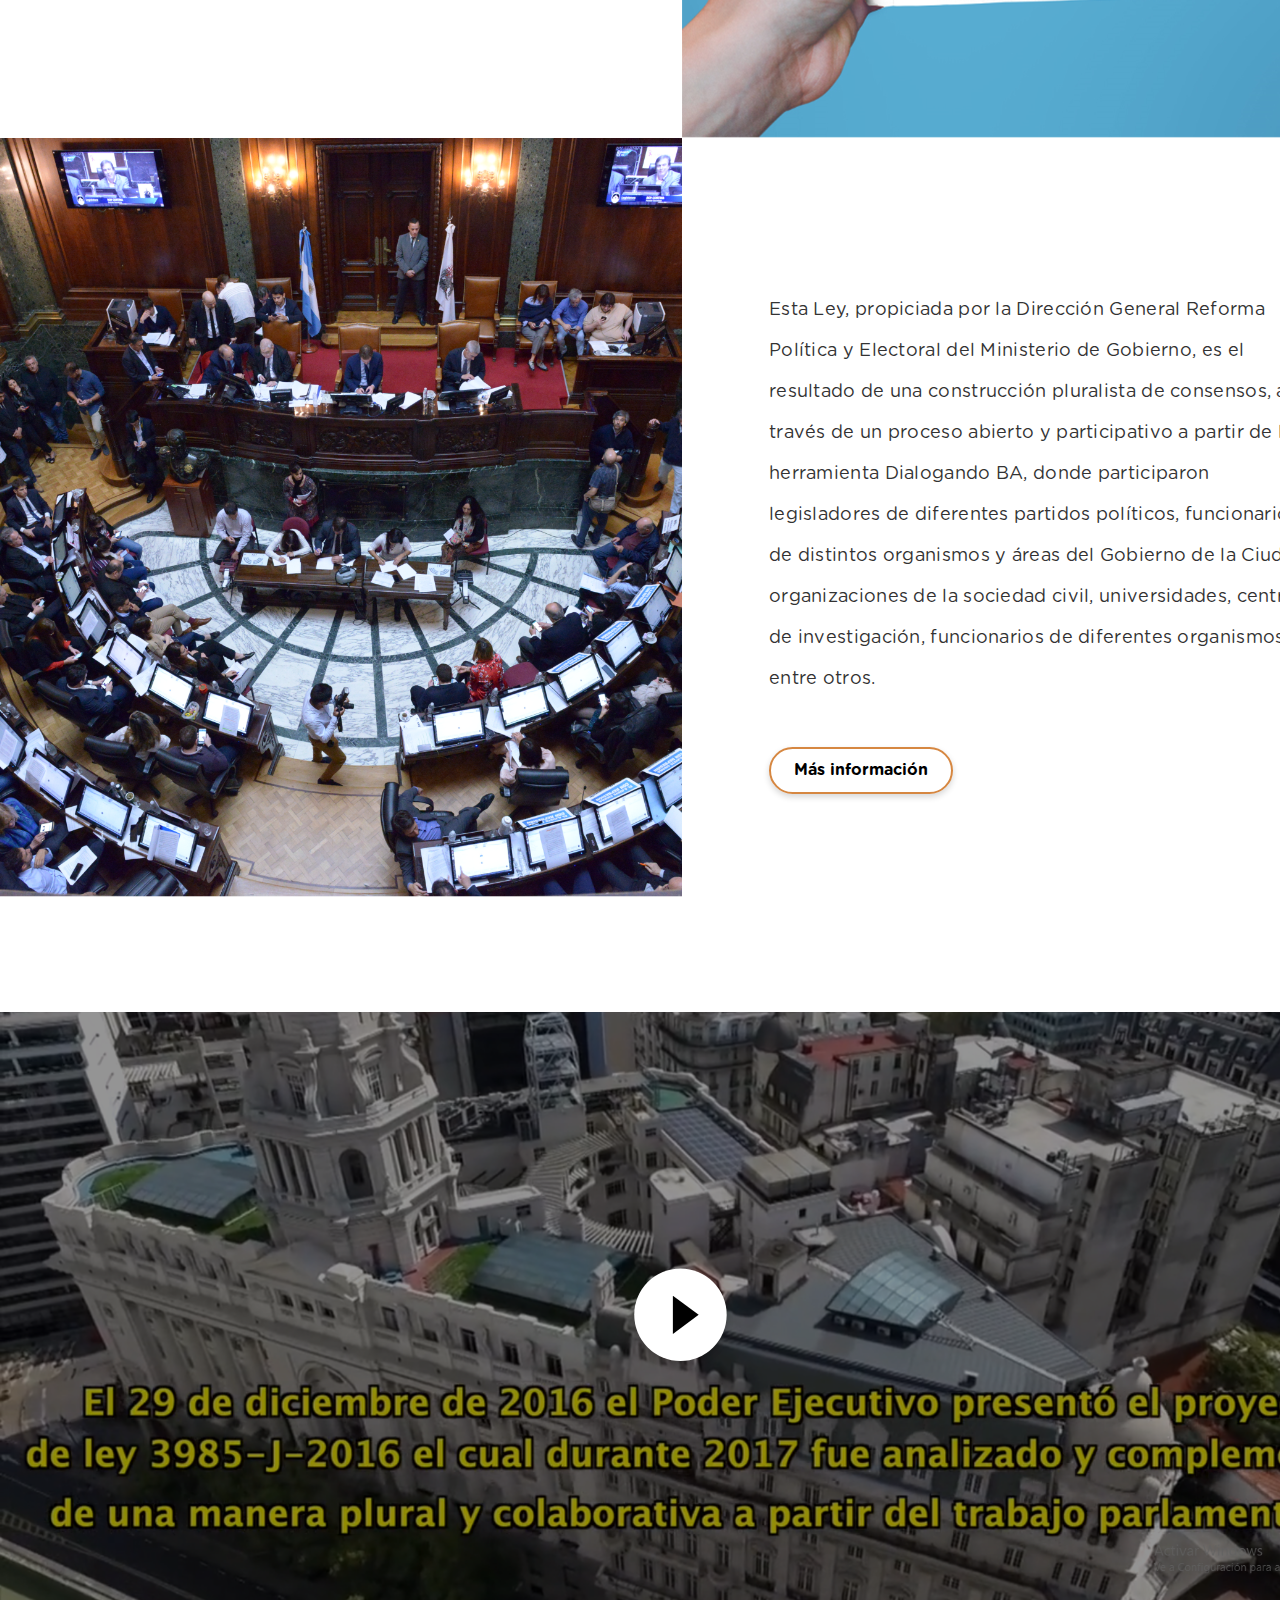
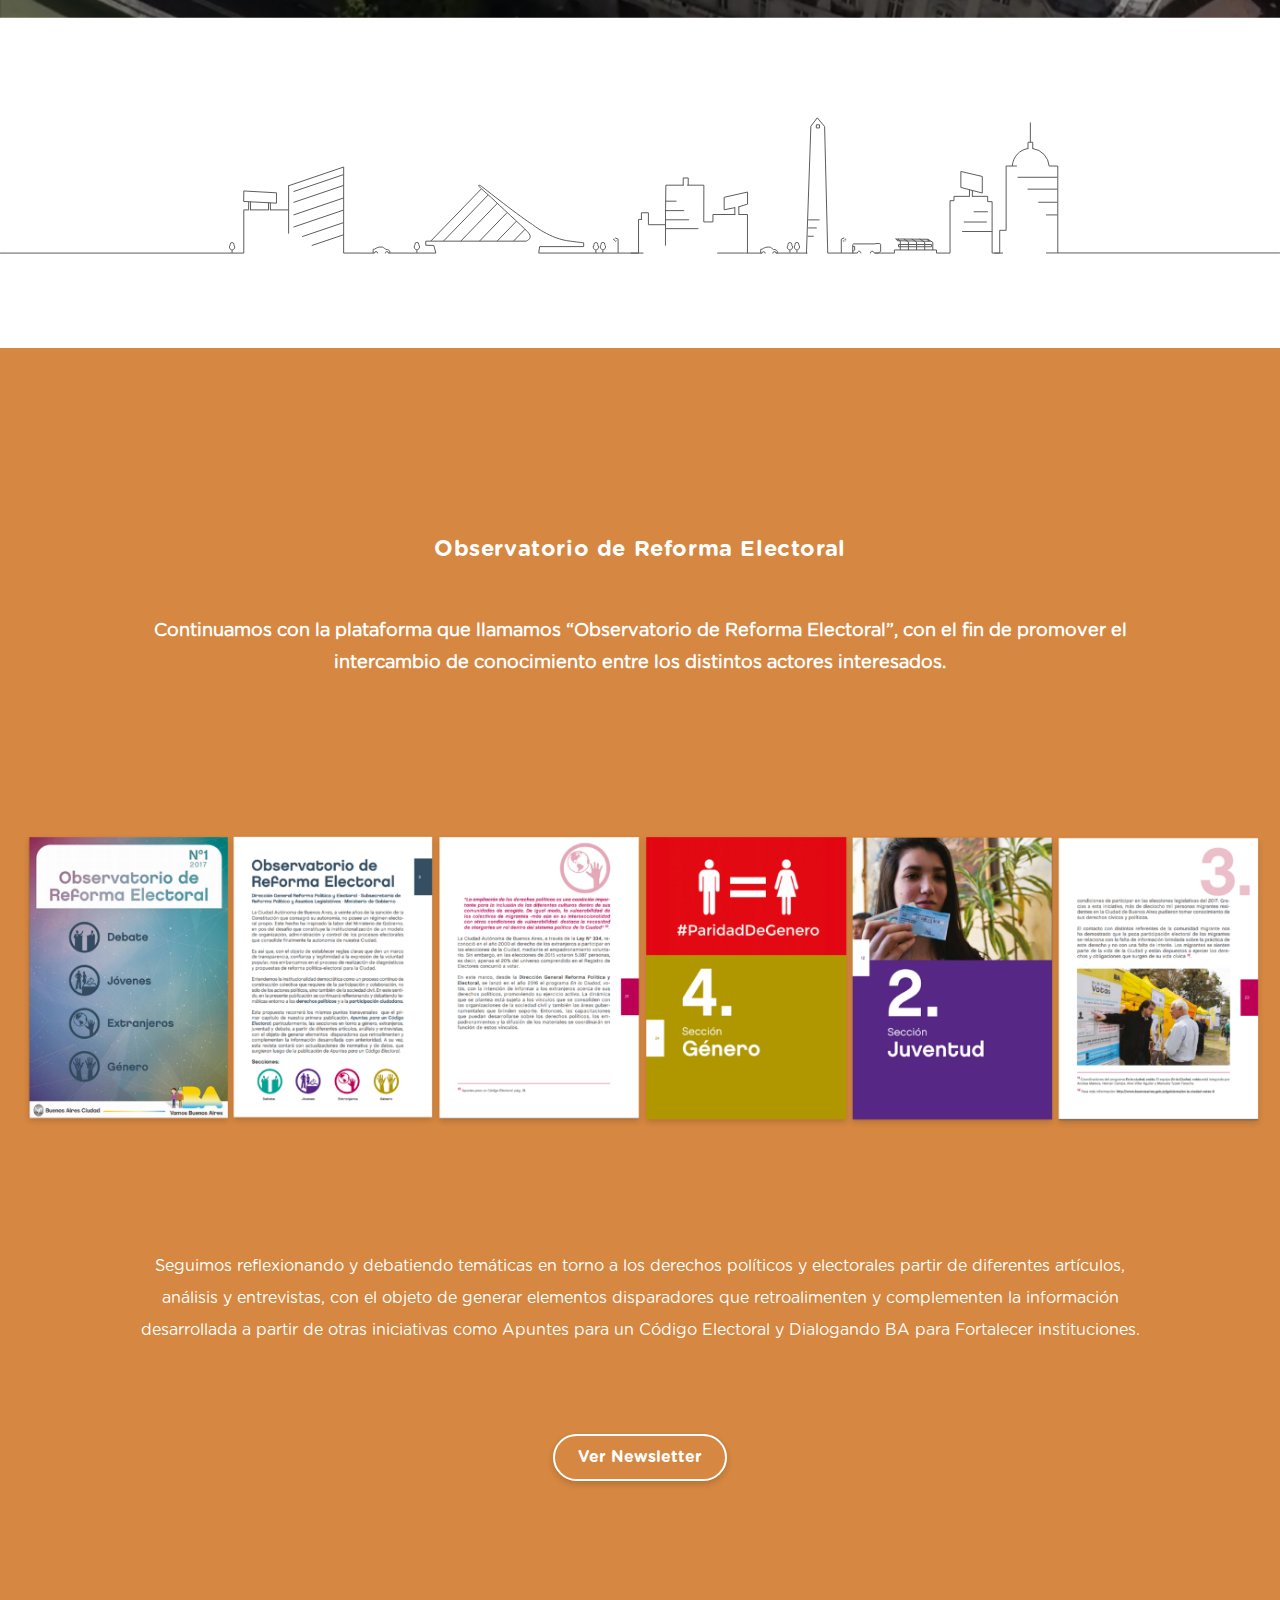
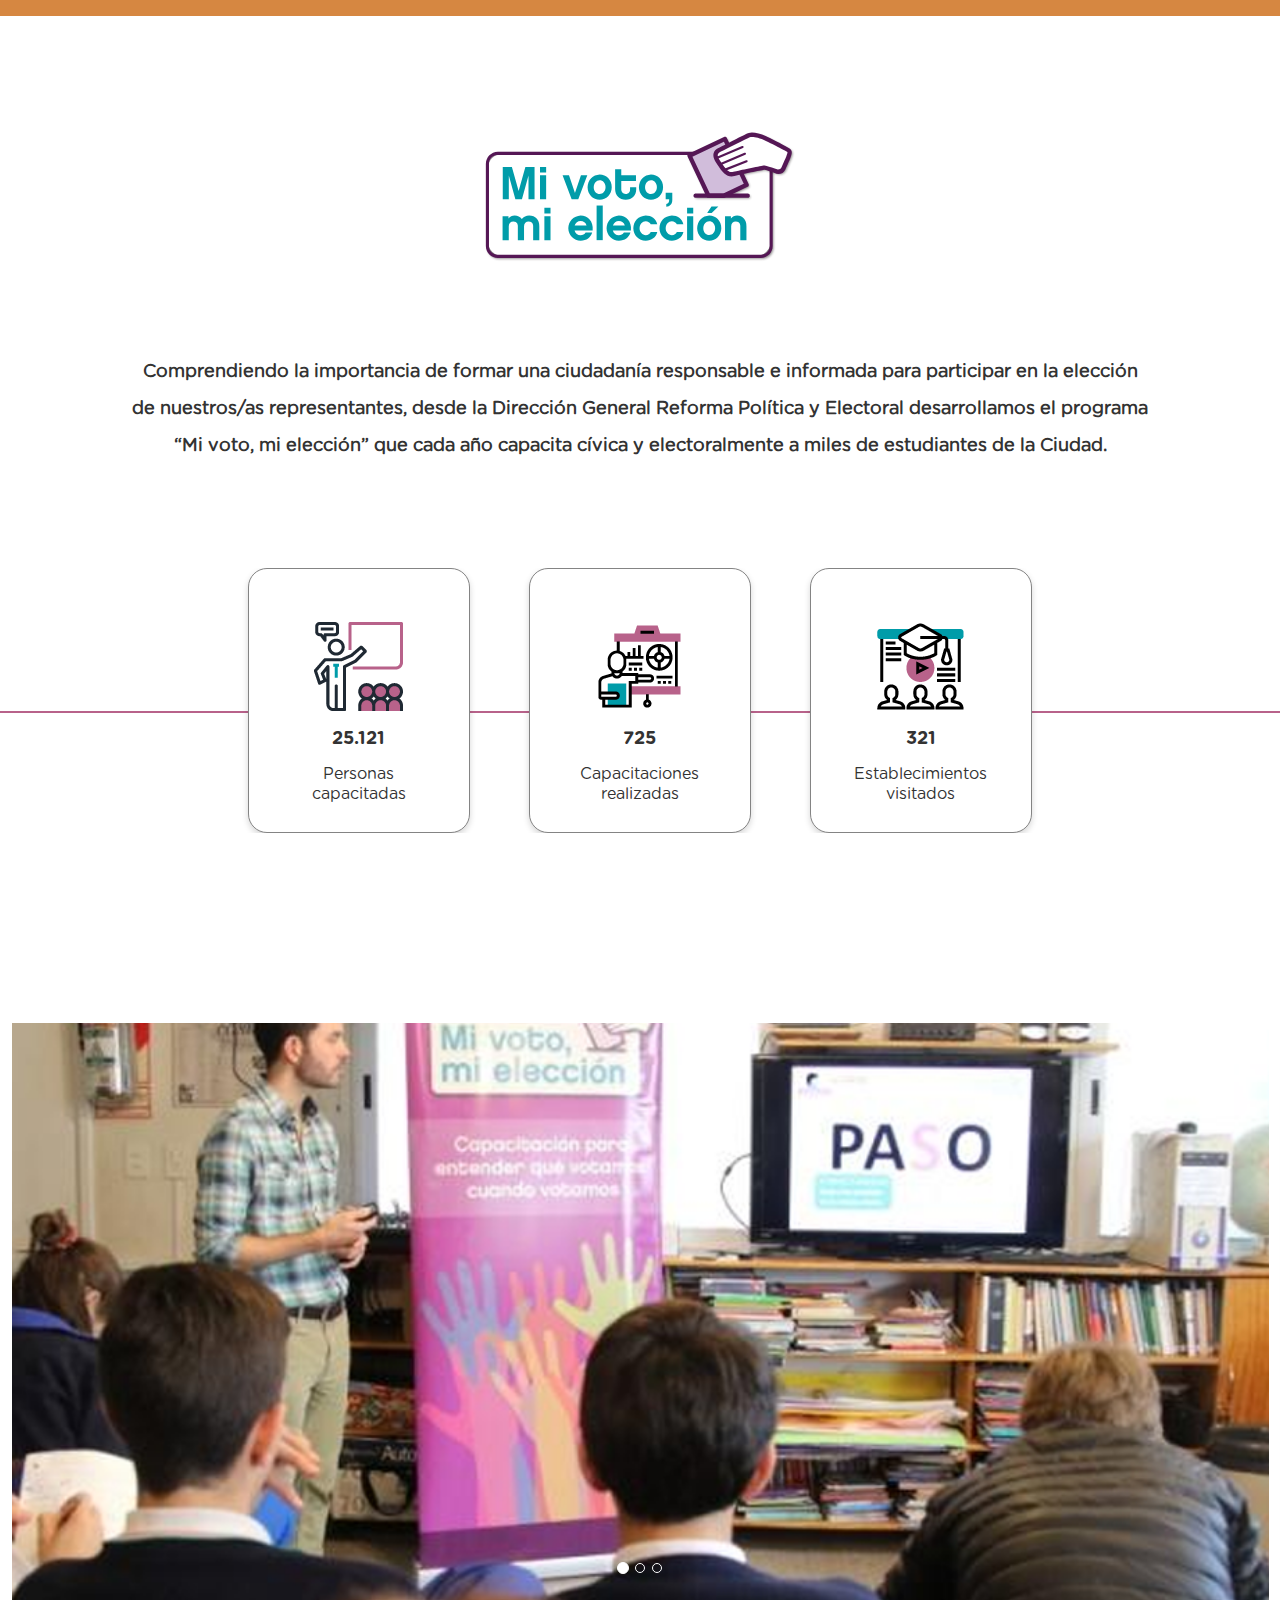
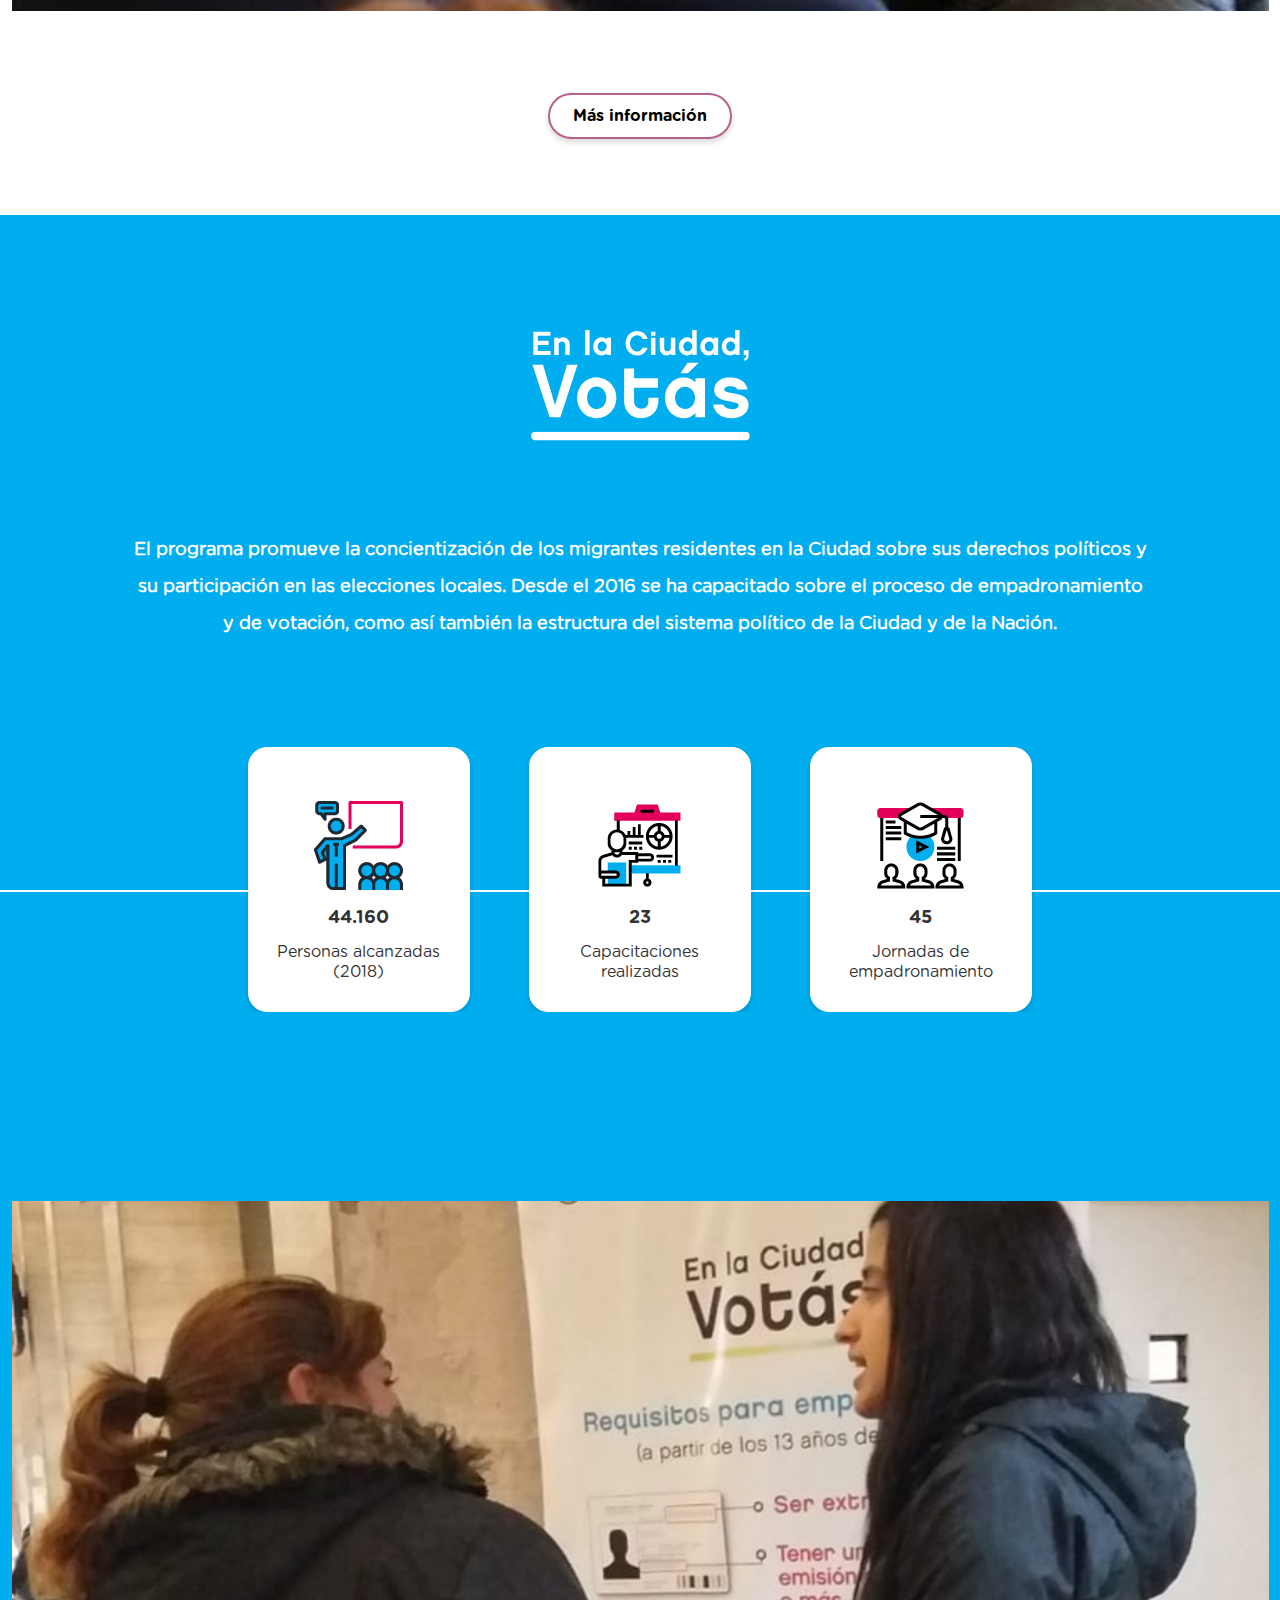
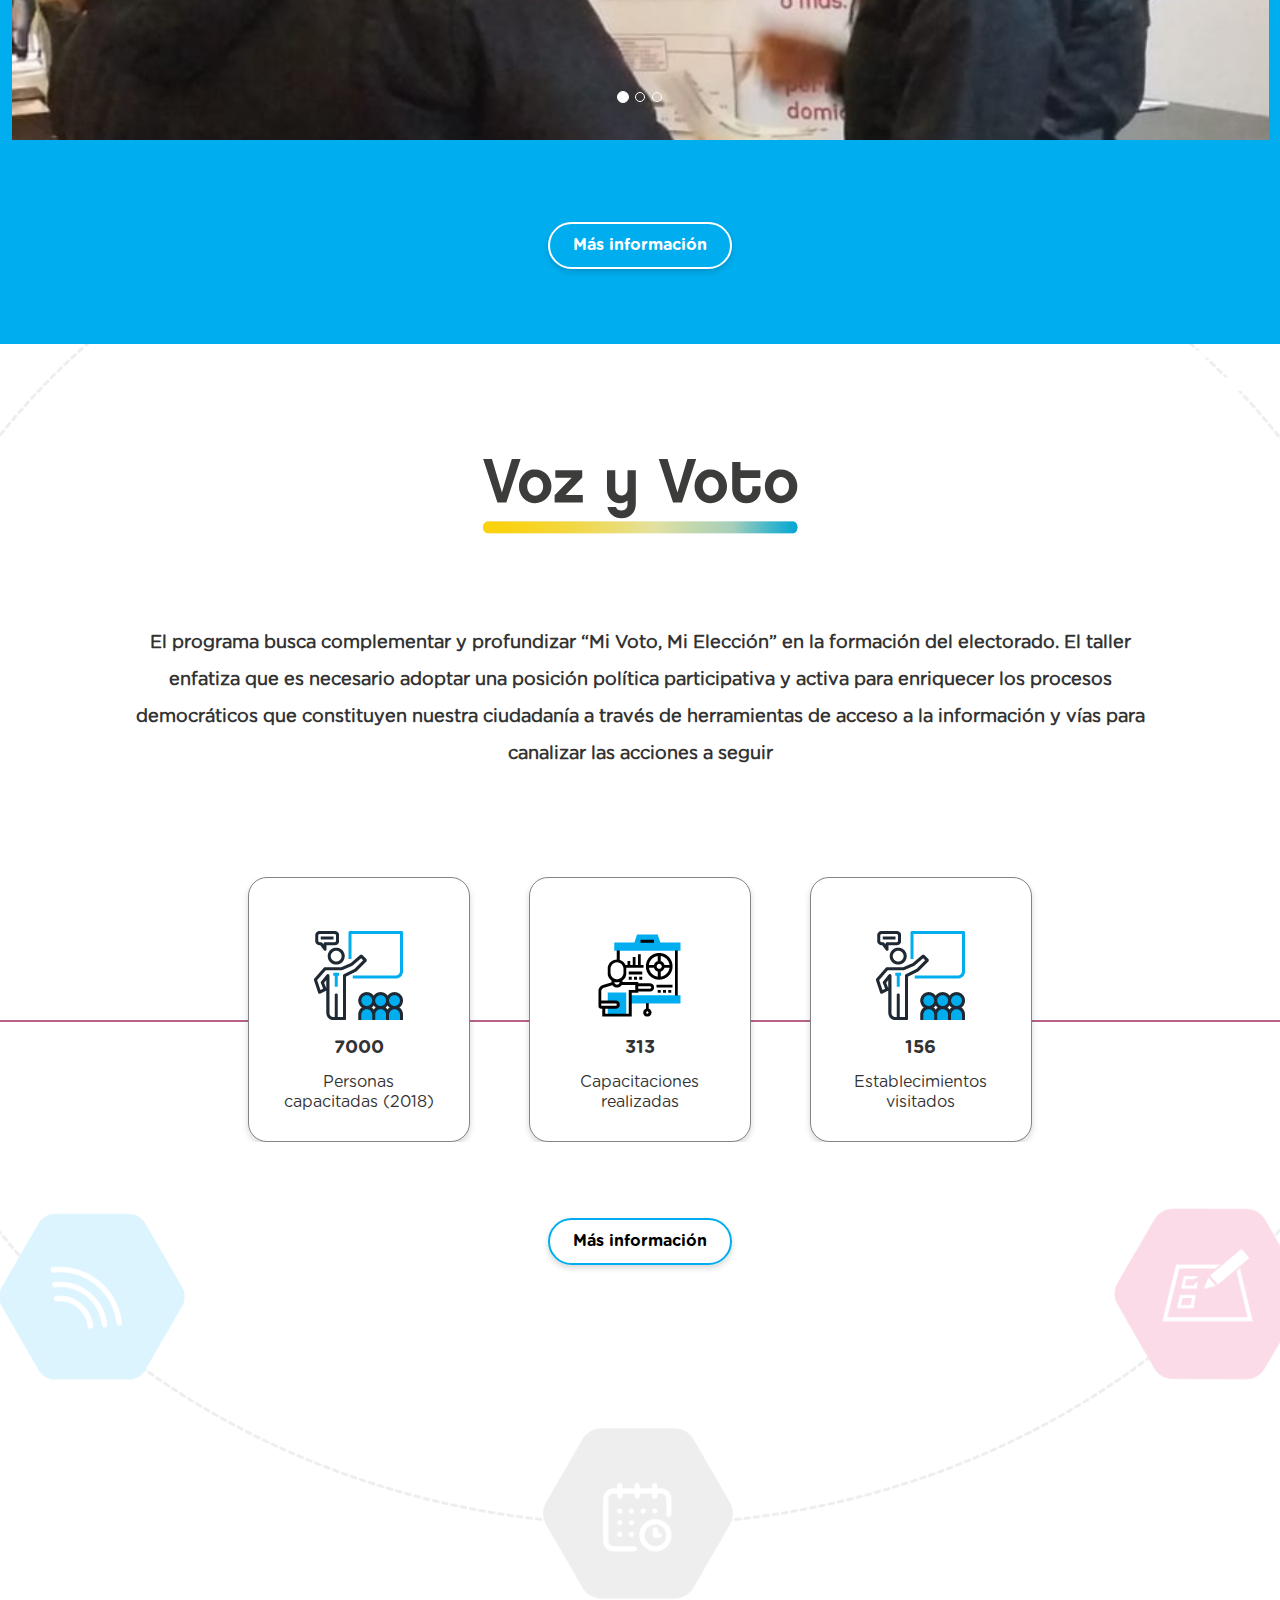
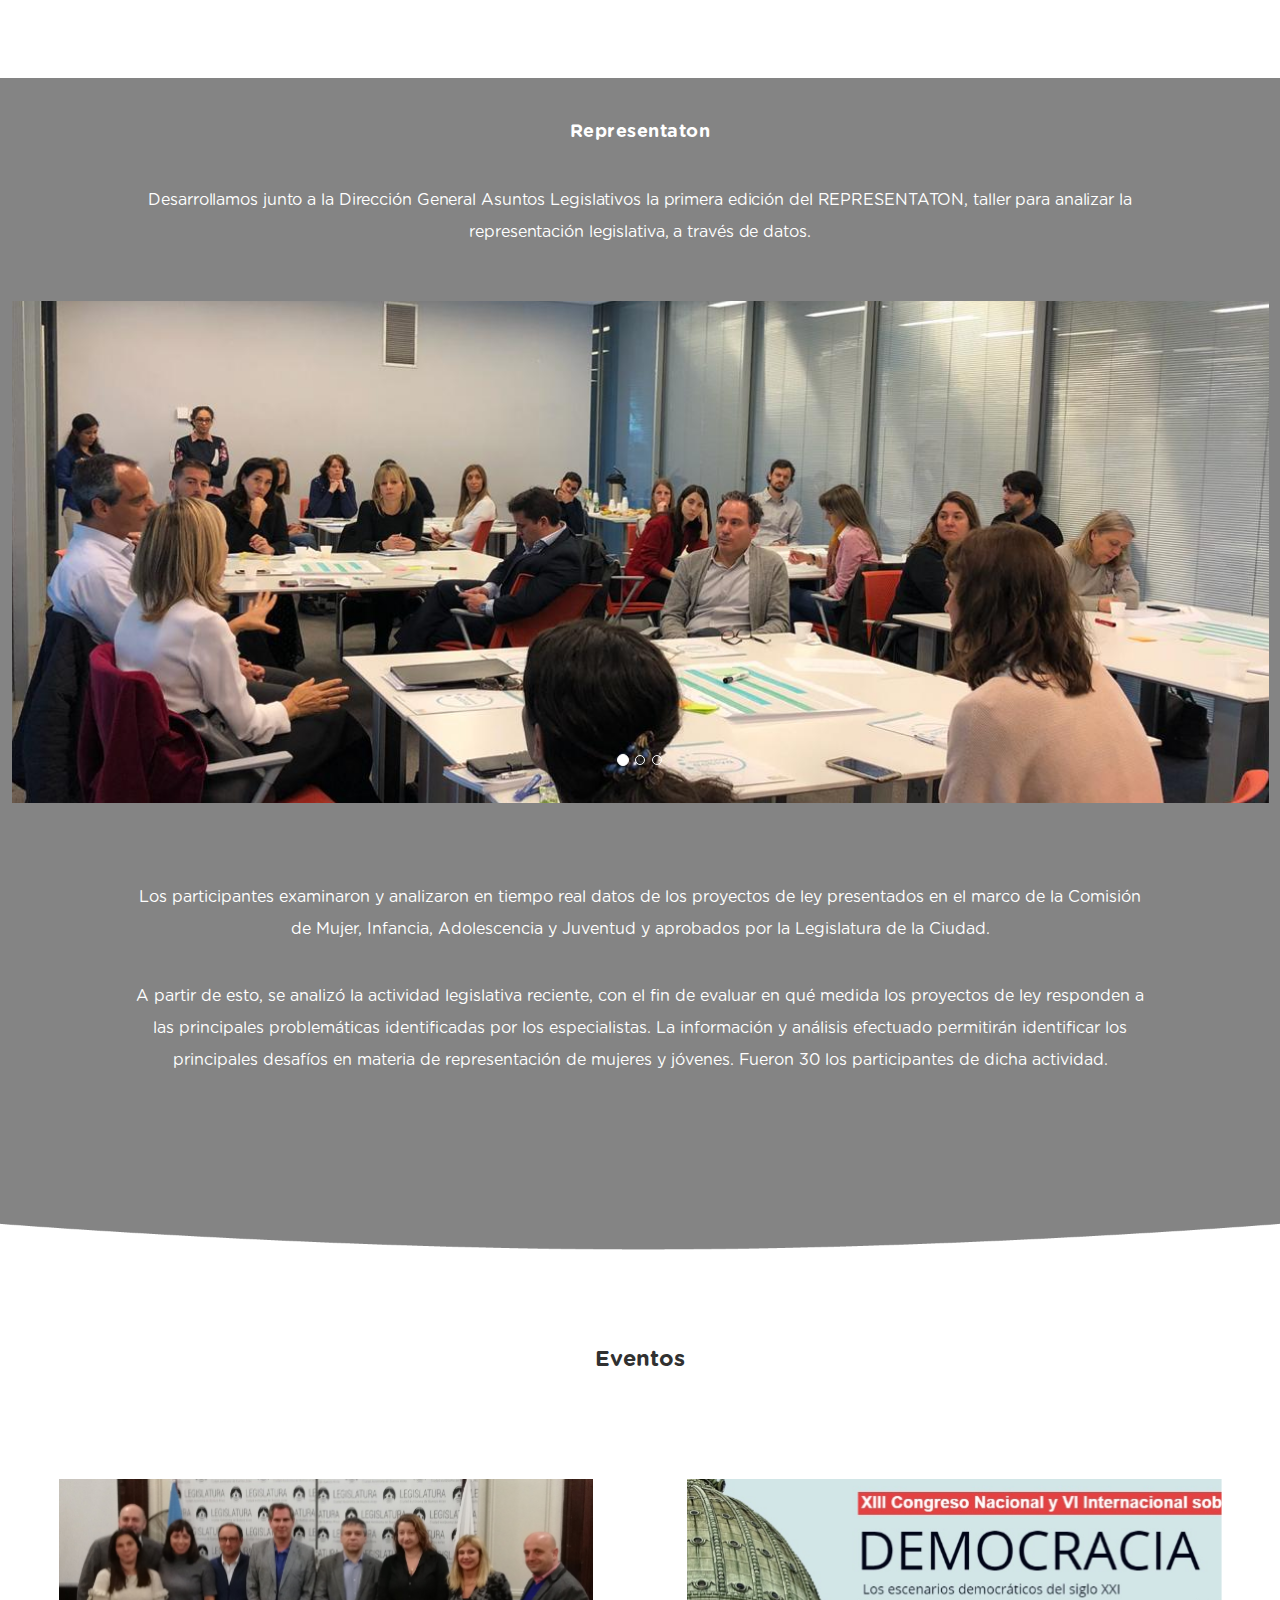
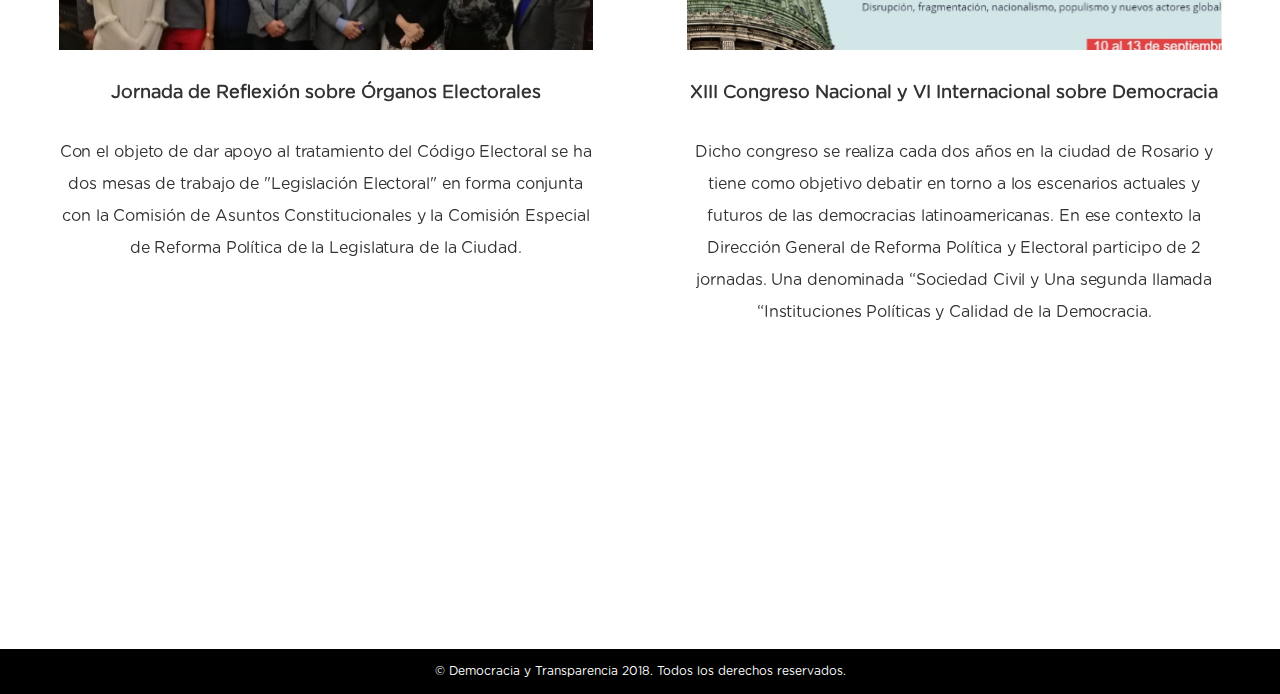
<file: electoral.html>
<!DOCTYPE html>
<html lang="es">
<head>
	<title>Anuario 2018</title>

	<meta charset="UTF-8">
	<meta name="viewport" content="width=device-width,initial-scale=1">
	<meta http-equiv="X-UA-Compatible" content="IE=edge">
	<meta name="description" content="">
	<meta name="keywords" content="">

	<link rel="stylesheet" type="text/css" href="css/main.css">
	<link rel="stylesheet" type="text/css" href="css/querys.css">
	<link rel="stylesheet" type="text/css" href="css/bootstrap.min.css">
	<link rel="stylesheet" href="https://use.fontawesome.com/releases/v5.1.0/css/all.css" integrity="sha384-lKuwvrZot6UHsBSfcMvOkWwlCMgc0TaWr+30HWe3a4ltaBwTZhyTEggF5tJv8tbt" crossorigin="anonymous">

	<script type="text/javascript" src="js/jquery-2.1.4.js"></script>
	<script src="js/bootstrap.min.js"></script>
	<script type="text/javascript" src="js/main.js"></script>

</head>
<body>
	<div class="electoral" id="portada1">
		<nav class="navbar navbar-fixed-top navbar-inner-sections">
			<div class="container-nav-inner-sections">
				<div class="navbar-header">
					<div class=" col-md-3">
						<button type="button" class="btn btn-info" data-toggle="modal" data-target="#myModal">Índice</button>
					</div>
					<div class="modal fade" id="myModal" role="dialog">
						<div class="modal-dialog modal-lg">
							<div class="modal-content">
								<div class="modal-header">
									<div class="logo-modal-menu">
										<a href="/">Democracia y Transparencia <span>2018</span></a>
									</div>
								</div>
								<div class="modal-body">
									<ul class="modal-menu-ul">
										<li><a href="https://mingob.github.io/ANUARIO2018">Principal</a>
										<li><a href="https://mingob.github.io/ANUARIO2018/#integridad">Integridad</a>
										<li><a href="https://mingob.github.io/ANUARIO2018/construccion.html">Construcción Colectiva</a></li>
										<li><a href="https://mingob.github.io/ANUARIO2018/transparencia.html">Transparencia</a>
										<li><a href="https://mingob.github.io/ANUARIO2018/electoral.html">Electoral</a></li>
										<li><a href="https://mingob.github.io/ANUARIO2018/legislativo">Legislativo</a></li>
										<li><a href="https://mingob.github.io/ANUARIO2018/sustentabilidad.html">Sustentabilidad</a></li>
									</ul>
								</div>
								<div class="modal-footer">
									<button type="button" class="btn btn-default" data-dismiss="modal"><i class="fas fa-times"></i></button>
								</div>
							</div>
						</div>
					</div>
					<div class="navbrand-center col-md-6">
						<a class="navbar-brand" href="#">Electoral</a>
					</div>
					<div class="col-md-3 nav-outer-sec-home">
						<a class="nav-inner-sec-home" href="#">Democracia y Transparencia 2018</a>
					</div>
				</div>
			</div>
		</nav>
		<section class="elec-portada">
			<div class="textos-flotando-container">
				<div class="vertical-position">
					<div class="vertical-position-center">
						<p>El fortalecimiento de las instituciones democráticas es un objetivo central: promovemos normas y acciones orientadas a regular  las elecciones y el sistema de partidos y la construcción de una ciudadanía informada y plena a través de distintos programas de capacitación.</p>
					</div>
				</div>
			</div>
		</section>
		<section class="elec-uno">
			<div class="elec-uno-uno">
				<div class="col-md-6">
					<div class="elec-uno-uno-text">
						<h2>Código Electoral</h2>
						<h3>Tras dos años de trabajo parlamentario, se aprobó en la Legislatura Porteña, por más de dos tercios de sus miembros (84% votos a favor), el primer código electoral de la Ciudad Autónoma de Buenos Aires, hecho que implica un gran paso en la autonomía del distrito dejando atrás más de 20 años de deuda institucional. Ahora la Ciudad cuenta con un conjunto de reglas propias para la competencia electoral.</h3>
					</div>
				</div>
				<div class="col-md-6">
					<div>
						<img src="imagenes/elec-uno-uno-1.png">
					</div>
				</div>
				<div class="col-md-6">
					<div>
						<img src="imagenes/elec-uno-uno-2.png">
					</div>
				</div>
				<div class="col-md-6">
					<div class="elec-uno-uno-text">
						<p>Esta Ley, propiciada por la Dirección General Reforma Política y Electoral del Ministerio de Gobierno, es el resultado de una construcción pluralista de consensos, a través de un proceso abierto y participativo a partir de la herramienta Dialogando BA, donde participaron legisladores de diferentes partidos políticos, funcionarios de distintos organismos y áreas del Gobierno de la Ciudad, organizaciones de la sociedad civil, universidades, centros de investigación, funcionarios de diferentes organismos, entre otros. </p>
						<a class="btn btn-primary" href="">Más información</a>
					</div>
					
				</div>
			</div>
			<div class="elec-uno-video">
				<img src="imagenes/mockup-video.png">
			</div>
			<div class="svg-ciudad not-in-view">
				<svg class="img-responsive" xmlns="http://www.w3.org/2000/svg" width="1921.928" height="205.16" viewBox="0 0 1921.928 205.16">
				    <defs>
				        <style>
				            .cls-1{fill:none}.cls-1,.cls-3{stroke:#5d5c5c}.cls-1,.cls-2,.cls-3{stroke-miterlimit:10}.cls-1,.cls-3,.cls-4{stroke-width:1.5px}.cls-2,.cls-3,.cls-4{fill:#fff}.cls-4{stroke:#707070}.cls-5,.cls-6{stroke:none}.cls-6{fill:#5d5c5c}
				        </style>
				    </defs>
				    <g id="Grupo_729" data-name="Grupo 729" transform="translate(1803.57 -27.977)">
				        <path id="Trazado_1470" d="M-906.134 154.715h-45.974v-.761" class="cls-1" data-name="Trazado 1470" transform="translate(314.918 77.596)"/>
				        <path id="Trazado_1471" d="M-923.791 232.884l6.62-191.029 9.626-12.678 11.034 13.147 4.7 189.985h38.636" class="cls-1" data-name="Trazado 1471" transform="translate(331.134)"/>
				        <path id="Rectángulo_437" d="M0 0h4.739v4.739H0z" class="cls-1" data-name="Rectángulo 437" transform="translate(-577.824 39.672)"/>
				        <path id="Trazado_1473" d="M-1057.674 182.348l.129-47.513.093-8.768.366-34.5h27.006" class="cls-1" data-name="Trazado 1473" transform="translate(253.29 38.798)"/>
				        <path id="Trazado_1474" d="M-964.52 135.566h-33.557v11.174h-13.766l.149-55.173h-25.072" class="cls-1" data-name="Trazado 1474" transform="translate(264.99 38.798)"/>
				        <path id="Trazado_1475" d="M-975.341 176.7v-58h-13.052" class="cls-1" data-name="Trazado 1475" transform="translate(294.096 55.669)"/>
				        <path id="Trazado_1476" d="M-949.367 158.444a2.639 2.639 0 0 1 2.154-2.731 2.191 2.191 0 0 1 2.616 2.214l2.1-.057s.433-2.91-1.036-3.97c0 0-1.28-1.585-4.634-1.4 0 0-3.719-2.683-4.694-3.352 0 0-4.755-.793-7.743.365a17.49 17.49 0 0 0-4.7 2.561l-2.194.062s-.183 4.45 0 5.792h1.889a2.477 2.477 0 0 1 2.439-2.194 2.612 2.612 0 0 1 2.467 2.715" class="cls-1" data-name="Trazado 1476" transform="translate(306.146 74.44)"/>
				        <path id="Línea_158" d="M0 0v11.556" class="cls-1" data-name="Línea 158" transform="translate(-700.204 163.422)"/>
				        <path id="Línea_159" d="M0 0l.133 12.544" class="cls-1" data-name="Línea 159" transform="translate(-694.255 162.434)"/>
				        <path id="Trazado_1477" d="M-985.765 121.286l-16.269 3.311v-18.782l35.129-7.9v18.1l-13.556 4.279" class="cls-1" data-name="Trazado 1477" transform="translate(285.811 42.745)"/>
				        <g id="Grupo_719" data-name="Grupo 719" transform="translate(-360.806 109.725)">
				            <path id="Línea_160" d="M0 0v9.883" class="cls-1" data-name="Línea 160" transform="translate(17.288 28.128)"/>
				            <path id="Línea_161" d="M0 0v10.708" class="cls-1" data-name="Línea 161" transform="translate(12.946 27.303)"/>
				            <path id="Trazado_1478" d="M-777.983 102.842l32.175 8.45V86.348l-32.175-7.507z" class="cls-1" data-name="Trazado 1478" transform="translate(777.983 -78.841)"/>
				        </g>
				        <g id="Grupo_720" data-name="Grupo 720" transform="translate(-489.235 101.581)">
				            <path id="Rectángulo_438" d="M0 0h49.492v3.365H0z" class="cls-1" data-name="Rectángulo 438" transform="translate(34.811 117.882)"/>
				            <g id="Trazado_1479" class="cls-2" data-name="Trazado 1479">
				                <path d="M-786.386 145.025l-47.554-.537-3.052-2.8 46.181.193 4.425 3.144z" class="cls-5" transform="translate(868.054 -32.084)"/>
				                <path d="M-835.056 142.446l1.412 1.295 44.87.507-2.278-1.618-44.004-.184m-3.872-1.516l48.358.202 6.573 4.67-50.238-.568-4.693-4.304z" class="cls-6" transform="translate(868.054 -32.084)"/>
				            </g>
				            <path id="Trazado_1480" d="M-767.324 119.383h23.433v7.964h6.691v77.2h11.4v-34.165h9.638V73.819h16.131" class="cls-1" data-name="Trazado 1480" transform="translate(912.583 -73.819)"/>
				            <path id="Trazado_1481" d="M-856.886 187.079h28.616l.048-4.7h63.169v4.7h20.353v-78.69h5.947v-6.477h22.779" class="cls-1" data-name="Trazado 1481" transform="translate(856.886 -56.348)"/>
				        </g>
				        <path id="Trazado_1482" d="M-891.437 163v-20.685l4.329-1.954" class="cls-1" data-name="Trazado 1482" transform="translate(351.098 69.142)"/>
				        <path id="Línea_162" d="M0 0l.939 1.996" class="cls-1" data-name="Línea 162" transform="translate(-537.442 213.198)"/>
				        <path id="Línea_163" d="M0 0l1.544 1.409" class="cls-1" data-name="Línea 163" transform="translate(-535.692 212.405)"/>
				        <path id="Línea_164" d="M0 0l1.928 1.291" class="cls-1" data-name="Línea 164" transform="translate(-534.874 210.916)"/>
				        <g id="Grupo_721" data-name="Grupo 721" transform="translate(-523.177 217.983)">
				            <path id="Trazado_1483" d="M-868.085 160.338s.13-3.374-2.566-3.291c0 0-2.5-.135-2.5 2.869h-7.106v-12.478s.347-1.56 1.791-1.272l32.47-.036v-.542h6.413s1.272.23 1.272 2.368v9.567a43.255 43.255 0 0 1-4.045 2.392h-5.807s-.289-2.906-2.89-2.838c0 0-2.567-.339-2.619 3.26" class="cls-1" data-name="Trazado 1483" transform="translate(880.254 -145.589)"/>
				            <path id="Trazado_1484" d="M-880.254 148.517l2.915-.2v5.483s-.983 1.033-1.711 1.033c-.261 0-1.2.036-1.2.036" class="cls-1" data-name="Trazado 1484" transform="translate(880.254 -143.894)"/>
				        </g>
				        <path id="Trazado_1485" d="M-942.107 154.483l-25.414-.066-40.865.009" class="cls-1" data-name="Trazado 1485" transform="translate(281.679 77.884)"/>
				        <path id="Trazado_1486" d="M-837.789 141.485l3.449 2.906v13.374" class="cls-1" data-name="Trazado 1486" transform="translate(382.59 69.842)"/>
				        <path id="Trazado_1487" d="M-832.243 141.4l6.924 4.327v12.4" class="cls-1" data-name="Trazado 1487" transform="translate(385.788 69.789)"/>
				        <path id="Trazado_1488" d="M-824.723 141.427l7.2 4.5v12.052" class="cls-1" data-name="Trazado 1488" transform="translate(390.195 69.805)"/>
				        <path id="Trazado_1489" d="M-817.39 141.337l7.775 4.858v11.973" class="cls-1" data-name="Trazado 1489" transform="translate(394.488 69.75)"/>
				        <path id="Trazado_1490" d="M-809.813 141.4l7.956 4.971v11.758" class="cls-1" data-name="Trazado 1490" transform="translate(398.93 69.789)"/>
				        <path id="Trazado_1491" d="M-702.57 57.638c-12.693 1.823-22.492 12.287-23.655 26.244" class="cls-1" data-name="Trazado 1491" transform="translate(442.614 17.699)"/>
				        <path id="Trazado_1492" d="M-707.267 57.638a28.822 28.822 0 0 1 24.649 26.244h12.973v130.566h333.6" class="cls-1" data-name="Trazado 1492" transform="translate(454.403 17.699)"/>
				        <g id="Grupo_722" data-name="Grupo 722" transform="translate(-621.53 216.319)">
				            <path id="Línea_165" d="M0 4.795V0" class="cls-1" data-name="Línea 165" transform="translate(4.017 10.701)"/>
				            <path id="Trazado_1495" d="M-935.827 148.536a2.82 2.82 0 0 0 .193-1.009 2.829 2.829 0 0 0-2.829-2.829 2.829 2.829 0 0 0-2.83 2.829 2.784 2.784 0 0 0 .195 1.009 3.984 3.984 0 0 0-1.382 3.007 4.02 4.02 0 0 0 2.31 3.638 3.993 3.993 0 0 0 1.223.35l.779.019a4.007 4.007 0 0 0 1.411-.37 4.016 4.016 0 0 0 2.311-3.638 3.983 3.983 0 0 0-1.381-3.006z" class="cls-3" data-name="Trazado 1495" transform="translate(942.48 -144.478)"/>
				            <path id="Línea_166" d="M0 5.015V0" class="cls-1" data-name="Línea 166" transform="translate(14.554 10.48)"/>
				            <path id="Trazado_1498" d="M-929.33 148.4a2.816 2.816 0 0 0 .193-1.009 2.829 2.829 0 0 0-2.828-2.829 2.829 2.829 0 0 0-2.83 2.829 2.784 2.784 0 0 0 .195 1.009 3.985 3.985 0 0 0-1.382 3.007 4.02 4.02 0 0 0 2.309 3.638 4 4 0 0 0 1.223.35l.777.019a4.038 4.038 0 0 0 1.412-.368 4.018 4.018 0 0 0 2.311-3.639 3.983 3.983 0 0 0-1.38-3.007z" class="cls-3" data-name="Trazado 1498" transform="translate(946.52 -144.563)"/>
				        </g>
				        <path id="Trazado_1499" d="M-711.639 61.956V51.827h7.091v10.129" class="cls-1" data-name="Trazado 1499" transform="translate(451.684 14.085)"/>
				        <path id="Línea_167" d="M0 29.738V0" class="cls-1" data-name="Línea 167" transform="translate(-256.41 36.174)"/>
				        <path id="Trazado_1501" d="M-1073.506 123.242h-5.406v50.629l-11.668-.056" class="cls-1" data-name="Trazado 1501" transform="translate(234.114 58.496)"/>
				        <path id="Trazado_1503" d="M-1080.355 127.608v-10.522h10.482v17.973h26.3" class="cls-1" data-name="Trazado 1503" transform="translate(239.89 54.668)"/>
				        <path id="Trazado_1505" d="M-1041.011 95.713V84.9h7.5v10.813" class="cls-1" data-name="Trazado 1505" transform="translate(263.298 34.651)"/>
				        <path id="Línea_168" d="M28.016 0H0" class="cls-1" data-name="Línea 168" transform="translate(-804.171 168.56)"/>
				        <path id="Línea_169" d="M16.268 0H0" class="cls-1" data-name="Línea 169" transform="translate(-804.035 154.378)"/>
				        <path id="Línea_170" d="M35.143 0H0" class="cls-1" data-name="Línea 170" transform="translate(-804.159 182.327)"/>
				        <path id="Línea_171" d="M0 0h49.374" class="cls-1" data-name="Línea 171" transform="translate(-804.328 195.633)"/>
				        <path id="Línea_172" d="M0 0h21.409" class="cls-1" data-name="Línea 172" transform="translate(-341.554 170.286)"/>
				        <path id="Línea_173" d="M34.466 0H0" class="cls-1" data-name="Línea 173" transform="translate(-356.325 185.692)"/>
				        <path id="Línea_174" d="M45.197 0H0" class="cls-1" data-name="Línea 174" transform="translate(-358.875 199.933)"/>
				        <path id="Línea_175" d="M59.816 0H0" class="cls-1" data-name="Línea 175" transform="translate(-275.668 118.474)"/>
				        <path id="Línea_176" d="M44.714 0H0" class="cls-1" data-name="Línea 176" transform="translate(-260.566 136.315)"/>
				        <path id="Línea_177" d="M28.693 0H0" class="cls-1" data-name="Línea 177" transform="translate(-244.545 156.003)"/>
				        <path id="Línea_178" d="M16.979 0H0" class="cls-1" data-name="Línea 178" transform="translate(-232.832 174.999)"/>
				        <path id="Línea_179" d="M0 0h9.117" class="cls-1" data-name="Línea 179" transform="translate(-590.869 207.053)"/>
				        <path id="Línea_180" d="M0 0h12.858" class="cls-1" data-name="Línea 180" transform="translate(-590.069 194.544)"/>
				        <path id="Línea_181" d="M0 0h17.137" class="cls-1" data-name="Línea 181" transform="translate(-590.131 182.448)"/>
				        <path id="Línea_182" d="M17.59 0H0" class="cls-1" data-name="Línea 182" transform="translate(-232.832 232.147)"/>
				        <path id="Línea_183" d="M12.975 0H0" class="cls-1" data-name="Línea 183" transform="translate(-310.468 232.311)"/>
				        <path id="Trazado_1506" d="M-1412.643 117.965z" class="cls-4" data-name="Trazado 1506" transform="translate(15 38.915)"/>
				        <g id="Grupo_728" data-name="Grupo 728" transform="translate(-1655.158 102.312)">
				            <g id="Grupo_724" data-name="Grupo 724" transform="translate(284.456 .776)">
				                <path id="Trazado_1507" d="M-1325.047 193.548h69.755l-3.089-11.429-12.047-.31v-6.178h150.746s12.613-4.326 1.648-14.519c-6.178-6.693-44.482-41.5-52.925-49.887 0 0-15.328-13.7-15.888-14.227-2.044-1.945-3.3-3.4-3.3-3.4s-3.26-4.251 2.97-.6c0 0 62.863 49.534 76.764 57.457 0 0 26.875 22.241 57.149 25.176 0 0 16.989 2.316 19.923 2.472v5.714h-66.1l-1.392 9.731 157.316.008" class="cls-1" data-name="Trazado 1507" transform="translate(1476.83 -64.321)"/>
				                <path id="Trazado_1508" d="M-1418.631 103.054l83.125-28.306-.052 129.183 44.4.075" class="cls-1" data-name="Trazado 1508" transform="translate(1418.631 -74.748)"/>
				                <path id="Línea_184" d="M76.113 0L0 78.633" class="cls-1" data-name="Línea 184" transform="translate(213.868 32.676)"/>
				                <path id="Línea_185" d="M67.319 0L0 69.548" class="cls-1" data-name="Línea 185" transform="translate(232.97 41.761)"/>
				                <path id="Línea_186" d="M55.359 0L0 57.192" class="cls-1" data-name="Línea 186" transform="translate(258.934 54.117)"/>
				                <path id="Línea_187" d="M41.007 0L0 42.364" class="cls-1" data-name="Línea 187" transform="translate(287.031 68.945)"/>
				                <path id="Línea_188" d="M29.263 0L0 30.232" class="cls-1" data-name="Línea 188" transform="translate(313.537 81.078)"/>
				                <path id="Línea_189" d="M17.303 0L0 17.875" class="cls-1" data-name="Línea 189" transform="translate(338.132 93.434)"/>
				                <g id="Grupo_723" data-name="Grupo 723" transform="translate(457.835 113.191)">
				                    <path id="Línea_190" d="M0 5.348V0" class="cls-3" data-name="Línea 190" transform="translate(4.016 10.701)"/>
				                    <path id="Trazado_1511" d="M-1129.694 148.511a2.781 2.781 0 0 0 .195-1.009 2.829 2.829 0 0 0-2.83-2.829 2.829 2.829 0 0 0-2.828 2.829 2.821 2.821 0 0 0 .193 1.009 3.984 3.984 0 0 0-1.38 3.007 4.017 4.017 0 0 0 2.31 3.638 3.976 3.976 0 0 0 1.223.35l.777.019a4.032 4.032 0 0 0 1.411-.368 4.017 4.017 0 0 0 2.313-3.639 3.984 3.984 0 0 0-1.384-3.007z" class="cls-3" data-name="Trazado 1511" transform="translate(1136.345 -144.453)"/>
				                    <path id="Línea_191" d="M0 5.348V0" class="cls-3" data-name="Línea 191" transform="translate(14.553 10.48)"/>
				                    <path id="Trazado_1514" d="M-1123.2 148.375a2.783 2.783 0 0 0 .195-1.009 2.829 2.829 0 0 0-2.83-2.829 2.829 2.829 0 0 0-2.828 2.829 2.814 2.814 0 0 0 .193 1.009 3.983 3.983 0 0 0-1.38 3.007 4.015 4.015 0 0 0 2.31 3.638 3.984 3.984 0 0 0 1.223.35l.777.02a4.033 4.033 0 0 0 1.411-.368 4.017 4.017 0 0 0 2.313-3.64 3.985 3.985 0 0 0-1.384-3.007z" class="cls-3" data-name="Trazado 1514" transform="translate(1140.385 -144.538)"/>
				                </g>
				                <path id="Trazado_1515" d="M-1111.638 162.974V142.29l-4.329-1.954" class="cls-1" data-name="Trazado 1515" transform="translate(1606.853 -33.961)"/>
				                <path id="Línea_192" d="M.939 0L0 1.996" class="cls-1" data-name="Línea 192" transform="translate(491.366 110.071)"/>
				                <path id="Línea_193" d="M1.544 0L0 1.409" class="cls-1" data-name="Línea 193" transform="translate(488.963 109.277)"/>
				                <path id="Línea_194" d="M1.928 0L0 1.291" class="cls-1" data-name="Línea 194" transform="translate(487.737 107.788)"/>
				            </g>
				            <path id="Línea_195" d="M0 72.432V0" class="cls-1" data-name="Línea 195" transform="translate(284.9 28.392)"/>
				            <path id="Trazado_1516" d="M-1429.73 114.436h-7.836v64.871h-366.005" class="cls-1" data-name="Trazado 1516" transform="translate(1655.158 -49.291)"/>
				            <path id="Línea_196" d="M28.163 0H0" class="cls-1" data-name="Línea 196" transform="translate(227.146 65.145)"/>
				            <path id="Trazado_1517" d="M-1407.633 114.436h-27.967" class="cls-1" data-name="Trazado 1517" transform="translate(1692.533 -49.291)"/>
				            <g id="Grupo_725" data-name="Grupo 725" transform="translate(195.983 113.966)">
				                <path id="Línea_197" d="M0 5.348V0" class="cls-1" data-name="Línea 197" transform="translate(4.016 10.701)"/>
				                <path id="Trazado_1520" d="M-1466.529 148.511a2.821 2.821 0 0 0 .193-1.009 2.829 2.829 0 0 0-2.828-2.829 2.829 2.829 0 0 0-2.828 2.829 2.816 2.816 0 0 0 .193 1.009 3.984 3.984 0 0 0-1.38 3.007 4.017 4.017 0 0 0 2.31 3.638 3.97 3.97 0 0 0 1.221.35l.778.019a4.032 4.032 0 0 0 1.411-.368 4.019 4.019 0 0 0 2.311-3.639 3.984 3.984 0 0 0-1.381-3.007z" class="cls-3" data-name="Trazado 1520" transform="translate(1473.181 -144.453)"/>
				                <path id="Línea_198" d="M0 5.348V0" class="cls-1" data-name="Línea 198" transform="translate(281.513 10.48)"/>
				                <path id="Trazado_1523" d="M-1295.433 148.375a2.824 2.824 0 0 0 .193-1.009 2.829 2.829 0 0 0-2.829-2.829 2.83 2.83 0 0 0-2.83 2.829 2.786 2.786 0 0 0 .2 1.009 3.984 3.984 0 0 0-1.382 3.007 4.016 4.016 0 0 0 2.311 3.638 3.974 3.974 0 0 0 1.221.35l.779.02a4.033 4.033 0 0 0 1.411-.368 4.019 4.019 0 0 0 2.311-3.64 3.984 3.984 0 0 0-1.385-3.007z" class="cls-3" data-name="Trazado 1523" transform="translate(1579.582 -144.538)"/>
				            </g>
				            <g id="Grupo_727" data-name="Grupo 727" transform="translate(217.454 36.751)">
				                <path id="Línea_199" d="M0 0v11.281" class="cls-1" data-name="Línea 199" transform="translate(40.062 17.642)"/>
				                <path id="Línea_200" d="M0 0v11.228" class="cls-1" data-name="Línea 200" transform="translate(37.234 17.166)"/>
				                <path id="Línea_201" d="M.046 0L0 12.659" class="cls-1" data-name="Línea 201" transform="translate(10.232 16.264)"/>
				                <g id="Grupo_726" data-name="Grupo 726">
				                    <path id="Línea_202" d="M.065 0L0 11.619" class="cls-1" data-name="Línea 202" transform="translate(7.381 16.577)"/>
				                    <path id="Trazado_1526" d="M-1459.943 112.658l49.213 2.565V99.682l-49.051-2.752z" class="cls-1" data-name="Trazado 1526" transform="translate(1459.943 -96.93)"/>
				                </g>
				            </g>
				            <path id="Línea_203" d="M0 25.545L75.383 0" class="cls-1" data-name="Línea 203" transform="translate(292.199 12.129)"/>
				            <path id="Línea_204" d="M0 25.545L75.383 0" class="cls-1" data-name="Línea 204" transform="translate(292.199 28.392)"/>
				            <path id="Línea_205" d="M0 25.545L75.383 0" class="cls-1" data-name="Línea 205" transform="translate(292.199 47.224)"/>
				            <path id="Línea_206" d="M0 25.545L75.383 0" class="cls-1" data-name="Línea 206" transform="translate(292.199 65.421)"/>
				            <path id="Línea_207" d="M0 21.113L62.303 0" class="cls-1" data-name="Línea 207" transform="translate(305.278 84.197)"/>
				            <path id="Línea_208" d="M0 16.248L47.949 0" class="cls-1" data-name="Línea 208" transform="translate(319.633 102.45)"/>
				            <path id="Trazado_1527" d="M-1321.908 158.408a2.638 2.638 0 0 1 2.152-2.731 2.191 2.191 0 0 1 2.616 2.214l2.105-.055s.431-2.911-1.036-3.972c0 0-1.281-1.585-4.634-1.4 0 0-3.719-2.683-4.7-3.354 0 0-4.755-.791-7.743.367a17.412 17.412 0 0 0-4.693 2.561l-2.2.06s-.182 4.45 0 5.792h1.891a2.478 2.478 0 0 1 2.438-2.194 2.611 2.611 0 0 1 2.467 2.715" class="cls-1" data-name="Trazado 1527" transform="translate(1751.916 -27.894)"/>
				        </g>
				    </g>
				</svg>
			</div>
		</section>
		<section class="elec-dos">
			<div class="textos-flotando-container">
				<h2>Observatorio de Reforma Electoral</h2>
				<h3>Continuamos con la plataforma que llamamos “Observatorio de Reforma Electoral”, con el fin de promover el intercambio de conocimiento entre los distintos actores interesados.</h3>
			</div>
			<div class="">
				<img class="img-responsive img-center" src="imagenes/elec-dos-revista.png">
			</div>
			<div class="textos-flotando-container">
				<p>Seguimos reflexionando y debatiendo temáticas en torno a los derechos políticos y electorales partir de diferentes artículos, análisis y entrevistas, con el objeto de generar elementos disparadores que retroalimenten y complementen la información desarrollada a partir de otras iniciativas como Apuntes para un Código Electoral y Dialogando BA para Fortalecer instituciones.</p>
				<a class="btn btn-primary" href="">Ver Newsletter</a>
			</div>
		</section>
		<section class="elec-tres">
			<div class="elec-tres-intro textos-flotando-container">
				<img src="imagenes/elec-tres-logo-mvme.png">
				<h3>Comprendiendo la importancia de formar una ciudadanía responsable e informada para participar en la elección de nuestros/as representantes, desde la Dirección General Reforma Política y Electoral desarrollamos el programa “Mi voto, mi elección” que cada año capacita cívica y electoralmente a miles de estudiantes de la Ciudad.</h3>
			</div>
			<div class="elec-tres-tarjetas-before">
				<div class="elec-tres-tarjetas">
					<div class="col-md-4">
						<div class="elec-tres-tarjetas-inner">
							<img src="imagenes/elec-tres-tarj-1.png">
							<h3>25.121</h3>
							<p>Personas capacitadas</p>
						</div>
					</div>
					<div class="col-md-4">
						<div class="elec-tres-tarjetas-inner">
							<img src="imagenes/elec-tres-tarj-2.png">
							<h3>725</h3>
							<p>Capacitaciones realizadas</p>
						</div>
					</div>
					<div class="col-md-4">
						<div class="elec-tres-tarjetas-inner">
							<img src="imagenes/elec-tres-tarj-3.png">
							<h3>321</h3>
							<p>Establecimientos visitados</p>
						</div>
					</div>
				</div>
			</div>
			<div class="elec-tres-carousel">
				<div id="carouselElec-1" class="carousel slide" data-ride="carousel">
				<!-- Indicators -->
					<ol class="carousel-indicators">
						<li data-target="#carouselElec-1" data-slide-to="0" class="active"></li>
						<li data-target="#carouselElec-1" data-slide-to="1"></li>
						<li data-target="#carouselElec-1" data-slide-to="2"></li>
					</ol>
					<!-- Wrapper for slides -->
					<div class="carousel-inner carrousel-container">

						<div class="item active">
							<img src="imagenes/elec-tres-carousel-1.png" style="width:100%;">
						<!--<div class="carousel-caption">
								<h3>Los Angeles</h3>
								<p>LA is always so much fun!</p>
							</div>-->
						</div>

						<div class="item">
							<img src="imagenes/elec-tres-carousel-1.png" style="width:100%;">
						<!--<div class="carousel-caption">
								<h3>Los Angeles</h3>
								<p>LA is always so much fun!</p>
							</div>-->
						</div>

						<div class="item">
							<img src="imagenes/elec-tres-carousel-1.png"  style="width:100%;">
						<!--<div class="carousel-caption">
								<h3>Los Angeles</h3>
								<p>LA is always so much fun!</p>
							</div>-->
						</div>

					</div>

					<!-- Left and right controls -->
					<a class="left carousel-control" href="#carouselElec-1" data-slide="prev">
						<span class="fas fa-chevron-left"></span>
						<span class="sr-only">Anterior</span>
					</a>
					<a class="right carousel-control" href="#carouselElec-1" data-slide="next">
						<span class="fas fa-chevron-right"></span>
						<span class="sr-only">Siguiente</span>
					</a>
				</div>
				<div class="elec-tres-btn img-center">
					<a href="" class="btn btn-primary">Más información</a>
				</div>	
			</div>
		</section>
		<section  class="elec-cuatro">
			<div class="elec-cuatro-intro textos-flotando-container">
				<img src="imagenes/elec-cuatro-logo-elav.png">
				<h3>El  programa promueve la concientización de los migrantes residentes en la Ciudad sobre sus derechos políticos y su participación en las elecciones locales. Desde el 2016 se  ha capacitado sobre el proceso de empadronamiento y de votación, como así también la estructura del sistema político de la Ciudad y de la Nación.</h3>
			</div>
			<div class="elec-cuatro-tarjetas-before">
				<div class="elec-cuatro-tarjetas">
					<div class="col-md-4">
						<div class="elec-cuatro-tarjetas-inner">
							<img src="imagenes/elec-cuatro-tarj-1.png">
							<h3>44.160</h3>
							<p>Personas alcanzadas (2018)</p>
						</div>
					</div>
					<div class="col-md-4">
						<div class="elec-cuatro-tarjetas-inner">
							<img src="imagenes/elec-cuatro-tarj-2.png">
							<h3>23</h3>
							<p>Capacitaciones realizadas</p>
						</div>
					</div>
					<div class="col-md-4">
						<div class="elec-cuatro-tarjetas-inner">
							<img src="imagenes/elec-cuatro-tarj-3.png">
							<h3>45</h3>
							<p>Jornadas de empadronamiento</p>
						</div>
					</div>
				</div>
			</div>
			<div class="elec-cuatro-carousel">
				<div id="carouselElec-2" class="carousel slide" data-ride="carousel">
				<!-- Indicators -->
					<ol class="carousel-indicators">
						<li data-target="#carouselElec-2" data-slide-to="0" class="active"></li>
						<li data-target="#carouselElec-2" data-slide-to="1"></li>
						<li data-target="#carouselElec-2" data-slide-to="2"></li>
					</ol>
					<!-- Wrapper for slides -->
					<div class="carousel-inner carrousel-container">

						<div class="item active">
							<img src="imagenes/elec-cuatro-carousel-1.png" style="width:100%;">
						<!--<div class="carousel-caption">
								<h3>Los Angeles</h3>
								<p>LA is always so much fun!</p>
							</div>-->
						</div>

						<div class="item">
							<img src="imagenes/elec-cuatro-carousel-1.png" style="width:100%;">
						<!--<div class="carousel-caption">
								<h3>Los Angeles</h3>
								<p>LA is always so much fun!</p>
							</div>-->
						</div>

						<div class="item">
							<img src="imagenes/elec-cuatro-carousel-1.png"  style="width:100%;">
						<!--<div class="carousel-caption">
								<h3>Los Angeles</h3>
								<p>LA is always so much fun!</p>
							</div>-->
						</div>

					</div>

					<!-- Left and right controls -->
					<a class="left carousel-control" href="#carouselElec-2" data-slide="prev">
						<span class="fas fa-chevron-left"></span>
						<span class="sr-only">Anterior</span>
					</a>
					<a class="right carousel-control" href="#carouselElec-2" data-slide="next">
						<span class="fas fa-chevron-right"></span>
						<span class="sr-only">Siguiente</span>
					</a>
				</div>
				<div class="elec-cuatro-btn img-center">
					<a href="" class="btn btn-primary">Más información</a>
				</div>	
			</div>
		</section>
		<section class="elec-cinco">
			<div class="elec-cinco-intro textos-flotando-container">
				<img src="imagenes/elec-cinco-logo-vyv.png">
				<h3>El programa busca complementar y profundizar “Mi Voto, Mi Elección” en la formación del electorado. El taller enfatiza que es necesario adoptar una posición política participativa y activa para enriquecer los procesos democráticos que constituyen nuestra ciudadanía a través de herramientas de acceso a la información y vías para canalizar las acciones a seguir</h3>
			</div>
			<div class="elec-cinco-tarjetas-before">
				<div class="elec-cinco-tarjetas">
					<div class="col-md-4">
						<div class="elec-cinco-tarjetas-inner">
							<img src="imagenes/elec-cinco-tarj-1.png">
							<h3>7000</h3>
							<p>Personas capacitadas (2018)</p>
						</div>
					</div>
					<div class="col-md-4">
						<div class="elec-cinco-tarjetas-inner">
							<img src="imagenes/elec-cinco-tarj-2.png">
							<h3>313</h3>
							<p>Capacitaciones realizadas</p>
						</div>
					</div>
					<div class="col-md-4">
						<div class="elec-cinco-tarjetas-inner">
							<img src="imagenes/elec-cinco-tarj-3.png">
							<h3>156</h3>
							<p>Establecimientos visitados</p>
						</div>
					</div>
				</div>
			</div>
			<div class="elec-cinco-btn img-center">
				<a href="" class="btn btn-primary">Más información</a>
			</div>	
		</section>
		<section class="elec-seis">
			<div class="elec-seis-intro textos-flotando-container">
				<h3>Representaton</h3>
				<p>Desarrollamos junto a la Dirección General Asuntos Legislativos la primera edición del REPRESENTATON, taller para analizar la representación legislativa, a través de datos.</p>
			</div>
			<div class="elec-seis-carousel">
				<div id="carouselElec-3" class="carousel slide" data-ride="carousel">
				<!-- Indicators -->
					<ol class="carousel-indicators">
						<li data-target="#carouselElec-3" data-slide-to="0" class="active"></li>
						<li data-target="#carouselElec-3" data-slide-to="1"></li>
						<li data-target="#carouselElec-3" data-slide-to="2"></li>
					</ol>
					<!-- Wrapper for slides -->
					<div class="carousel-inner carrousel-container">

						<div class="item active">
							<img src="imagenes/elec-seis-carousel-1.png" style="width:100%;">
						<!--<div class="carousel-caption">
								<h3>Los Angeles</h3>
								<p>LA is always so much fun!</p>
							</div>-->
						</div>

						<div class="item">
							<img src="imagenes/elec-seis-carousel-1.png" style="width:100%;">
						<!--<div class="carousel-caption">
								<h3>Los Angeles</h3>
								<p>LA is always so much fun!</p>
							</div>-->
						</div>

						<div class="item">
							<img src="imagenes/elec-seis-carousel-1.png"  style="width:100%;">
						<!--<div class="carousel-caption">
								<h3>Los Angeles</h3>
								<p>LA is always so much fun!</p>
							</div>-->
						</div>

					</div>

					<!-- Left and right controls -->
					<a class="left carousel-control" href="#carouselElec-2" data-slide="prev">
						<span class="fas fa-chevron-left"></span>
						<span class="sr-only">Anterior</span>
					</a>
					<a class="right carousel-control" href="#carouselElec-2" data-slide="next">
						<span class="fas fa-chevron-right"></span>
						<span class="sr-only">Siguiente</span>
					</a>
				</div>
			</div>
			<div class="elec-seis-outro textos-flotando-container">
				<p>Los participantes examinaron y analizaron en tiempo real datos de los proyectos de ley presentados en el marco de la Comisión de Mujer, Infancia, Adolescencia y Juventud y aprobados por la Legislatura de la Ciudad.</p>
				<p>A partir de esto, se analizó la actividad legislativa reciente, con el fin de evaluar en qué medida los proyectos de ley responden a las principales problemáticas identificadas por los especialistas. La información y análisis efectuado permitirán identificar los principales desafíos en materia de representación de mujeres y jóvenes. Fueron 30 los participantes de dicha actividad.</p>
			</div>
		</section>
		<section class="elec-siete">
			<div class="elec-siete-intro">
				<h3>Eventos</h3>
			</div>
			<div class="elec-siete-carousel">
				<div id="carouselElec-4" class="carousel slide" data-ride="carousel">
				<!-- Indicators 
					<ol class="carousel-indicators">
						<li data-target="#carouselSus" data-slide-to="0" class="active"></li>
						<li data-target="#carouselSus" data-slide-to="1"></li>
						<li data-target="#carouselSus" data-slide-to="2"></li>
					</ol>-->
					<!-- Wrapper for slides -->
					<div class="carousel-inner carrousel-container">

						<div class="item active">
							<div class="col-md-6">
								<div class="sus-carousel-item">
									<img src="imagenes/elec-siete-carousel-1.png" style="width:100%;">
									<h3>Jornada de Reflexión sobre Órganos Electorales</h3>
									<p>Con el objeto de dar apoyo al tratamiento del Código Electoral se ha dos mesas de trabajo de "Legislación Electoral" en forma conjunta con la Comisión de Asuntos Constitucionales y la Comisión Especial de Reforma Política de la Legislatura de la Ciudad.</p>
								</div>
							</div>
							<div class="col-md-6">
								<div class="sus-carousel-item">
									<img src="imagenes/elec-siete-carousel-2.png" style="width:100%;">
									<h3>XIII Congreso Nacional y VI Internacional sobre Democracia </h3>
									<p>Dicho congreso  se realiza cada dos años en la ciudad de Rosario y tiene como objetivo debatir en torno a los escenarios actuales y futuros de las democracias latinoamericanas. En ese contexto la Dirección General de Reforma Política y Electoral participo de 2 jornadas. Una denominada “Sociedad Civil y Una  segunda llamada  “Instituciones Políticas y Calidad de la Democracia.</p>
								</div>
							</div>
						<!--<div class="carousel-caption">
								<h3>Los Angeles</h3>
								<p>LA is always so much fun!</p>
							</div>-->
						</div>

						<div class="item">
							<img src="imagenes/elec-siete-carousel-3.png" style="width:100%;">
							<h3>Festejando el Hacer</h3>
							<p>Recibimos un reconocimiento y distinción en el marco del festejo del Hacer, jornada, que tiene como objetivo premiar a los empleados que representan los valores que inspiran un cambio positivo en las instituciones estatales y celebrar los logros alcanzados por cada equipo de trabajo. En este contexto, la Dirección General Reforma Política y Electoral recibió una distinción por su gran labor, compromiso y esfuerzo en la sanción del Código Electoral de la Ciudad de Buenos Aires, aprobado en la Legislatura Porteña tras 2 años de trabajo parlamentario.</p>
						<!--<div class="carousel-caption">
								<h3>Los Angeles</h3>
								<p>LA is always so much fun!</p>
							</div>-->
						</div>
					</div>
					<!-- Left and right controls -->
					<a class="left carousel-control" href="#carouselElec-4" data-slide="prev">
						<span class="fas fa-chevron-left"></span>
						<span class="sr-only">Anterior</span>
					</a>
					<a class="right carousel-control" href="#carouselElec-4" data-slide="next">
						<span class="fas fa-chevron-right"></span>
						<span class="sr-only">Siguiente</span>
					</a>
				</div>
			</div>
		</section>

		<footer>
			<div class="footer-construccion">
				<div class="disclaimer">
					<p>© Democracia y Transparencia 2018. Todos los derechos reservados.</p>
				</div>
				<div class="arrow-up">
					<p><a data-menuanchor="portada1" href="#portada1"><i class="fas fa-arrow-up"></i></a></p>
				</div>
			</div>
		</footer>
	</div>
	
</body>
</html>
</file>
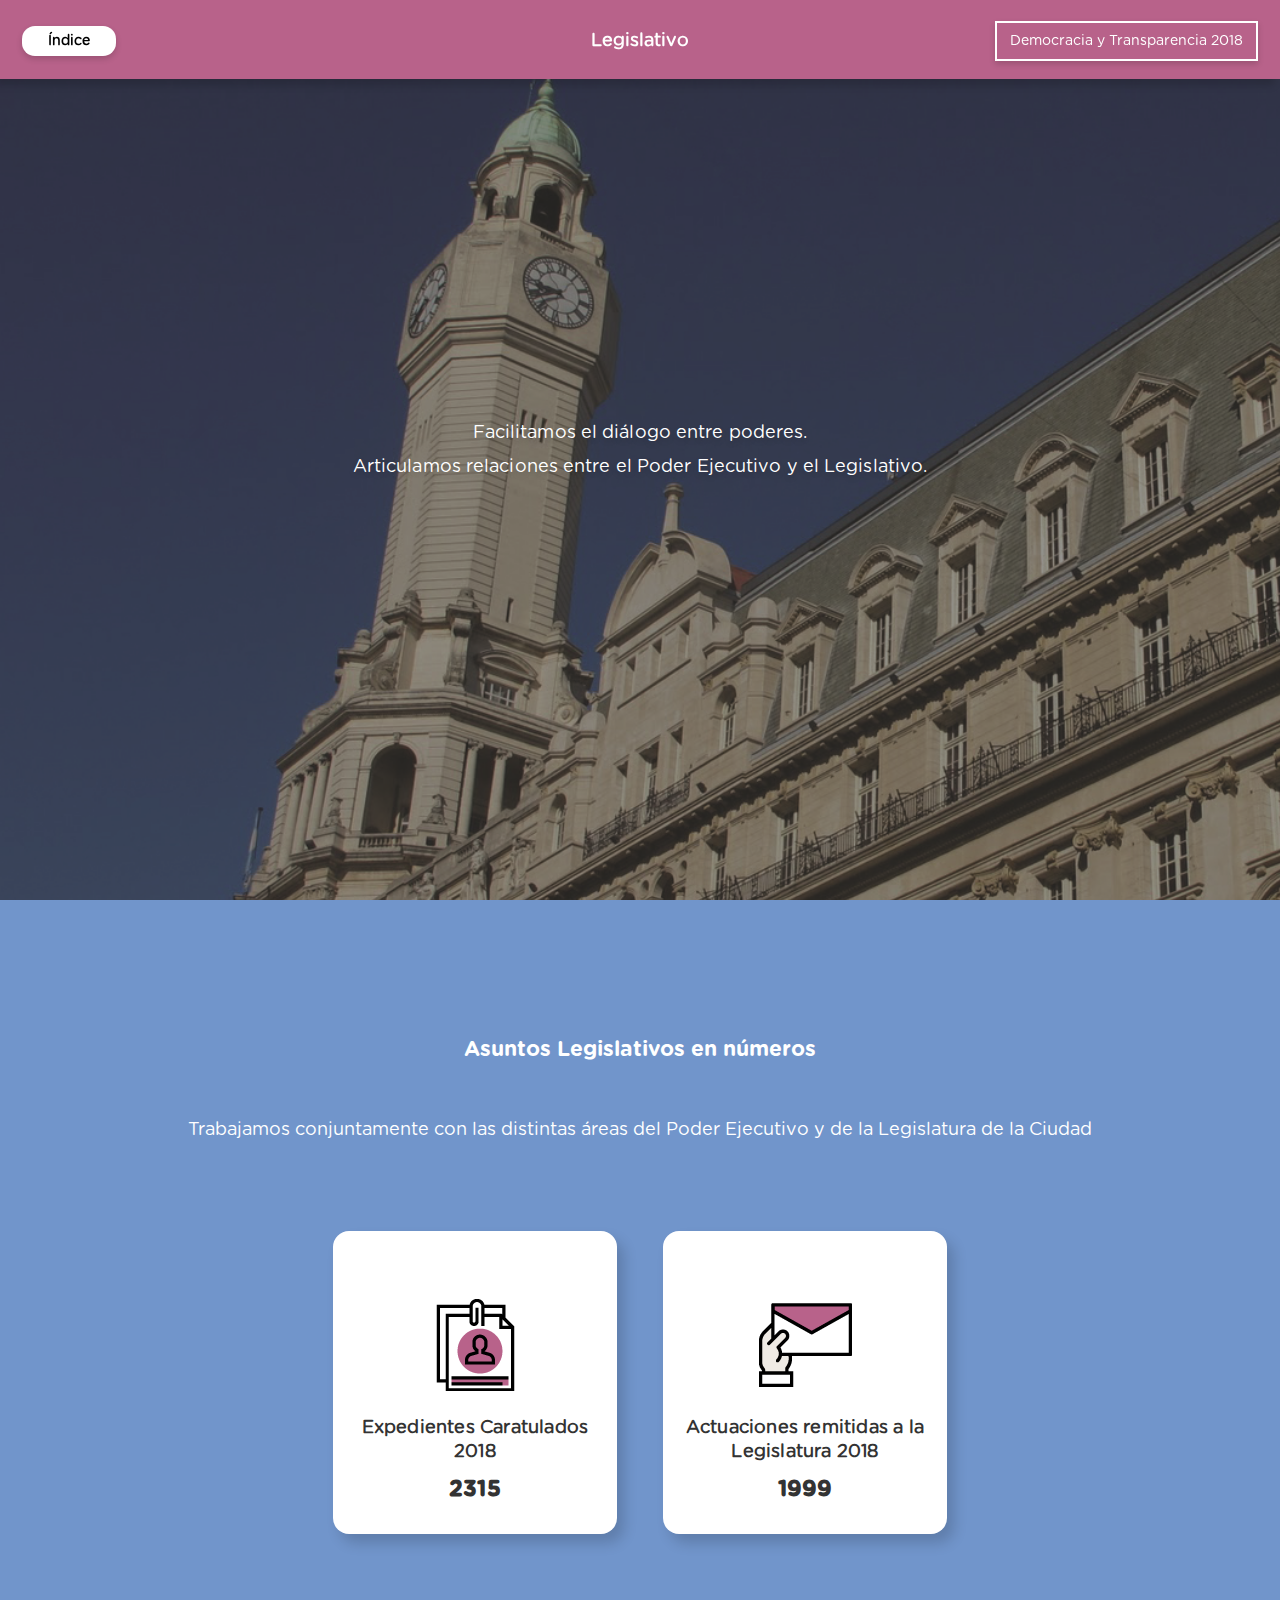
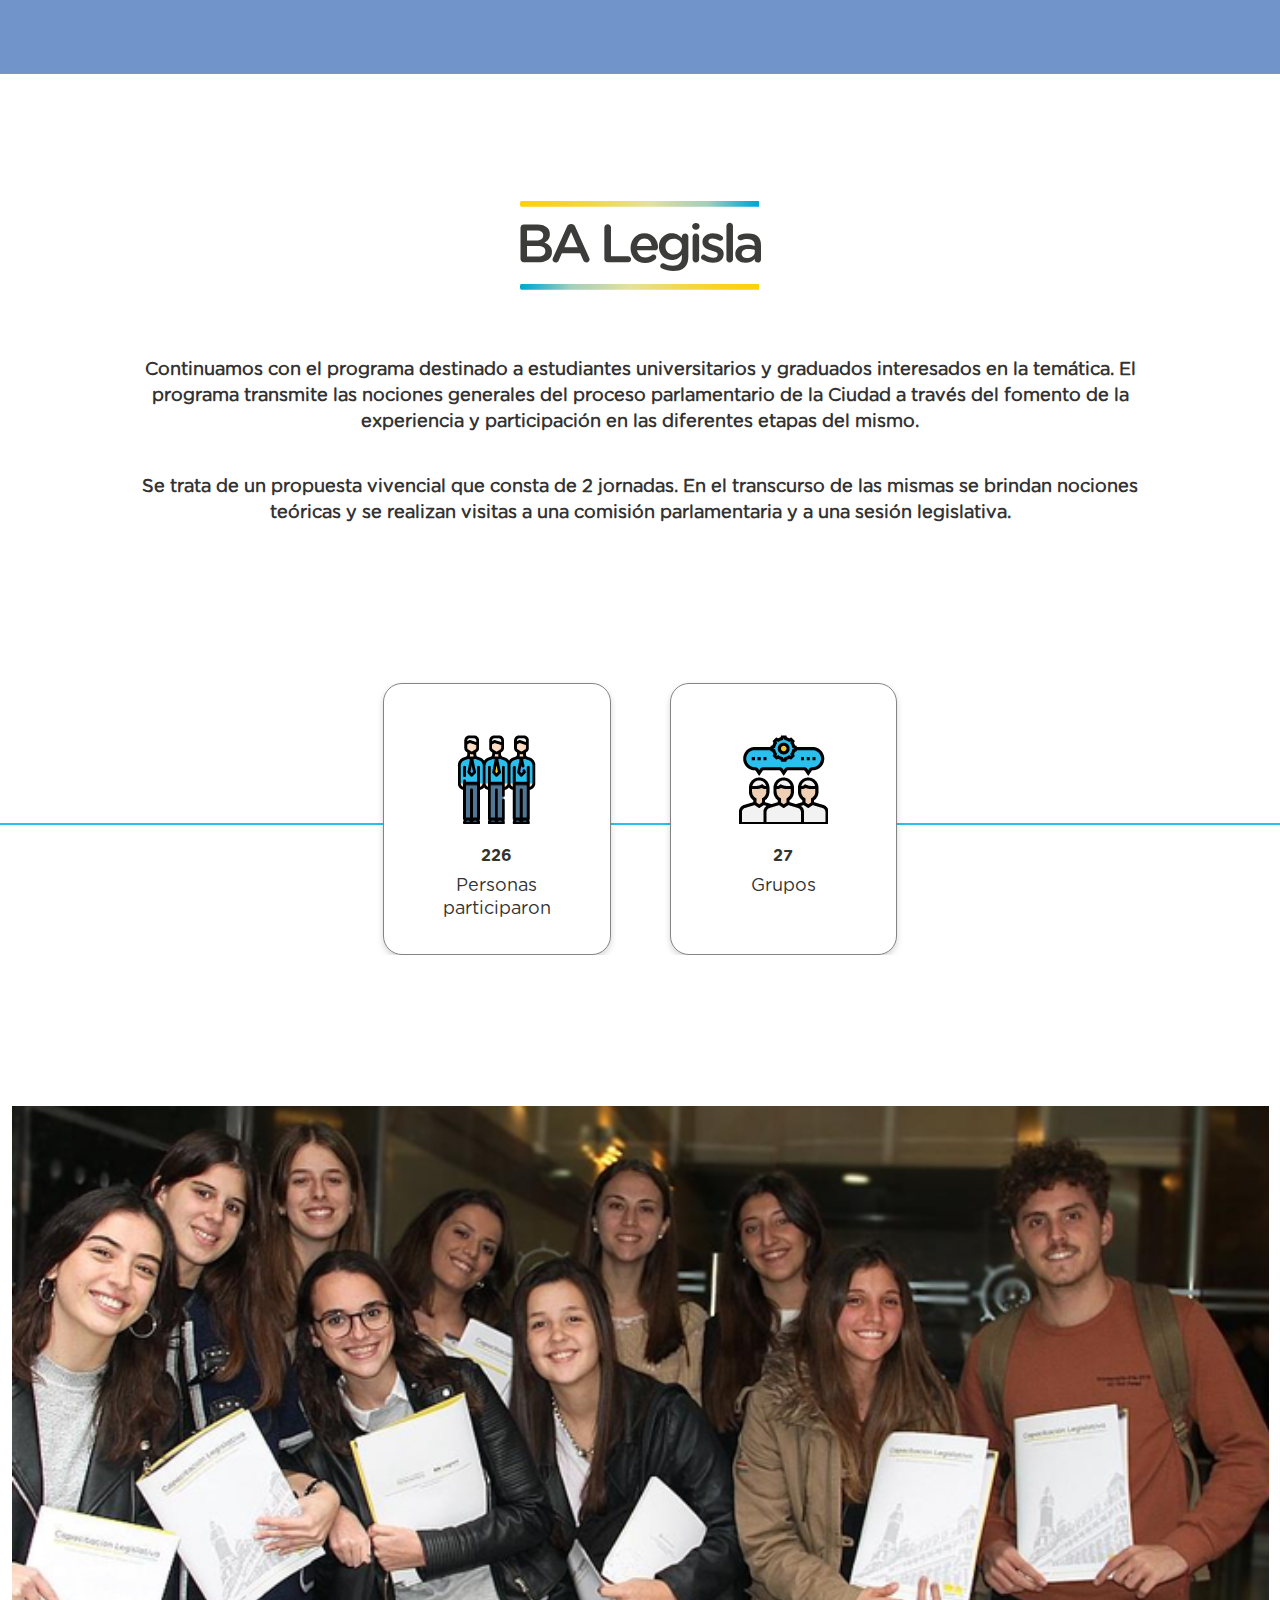
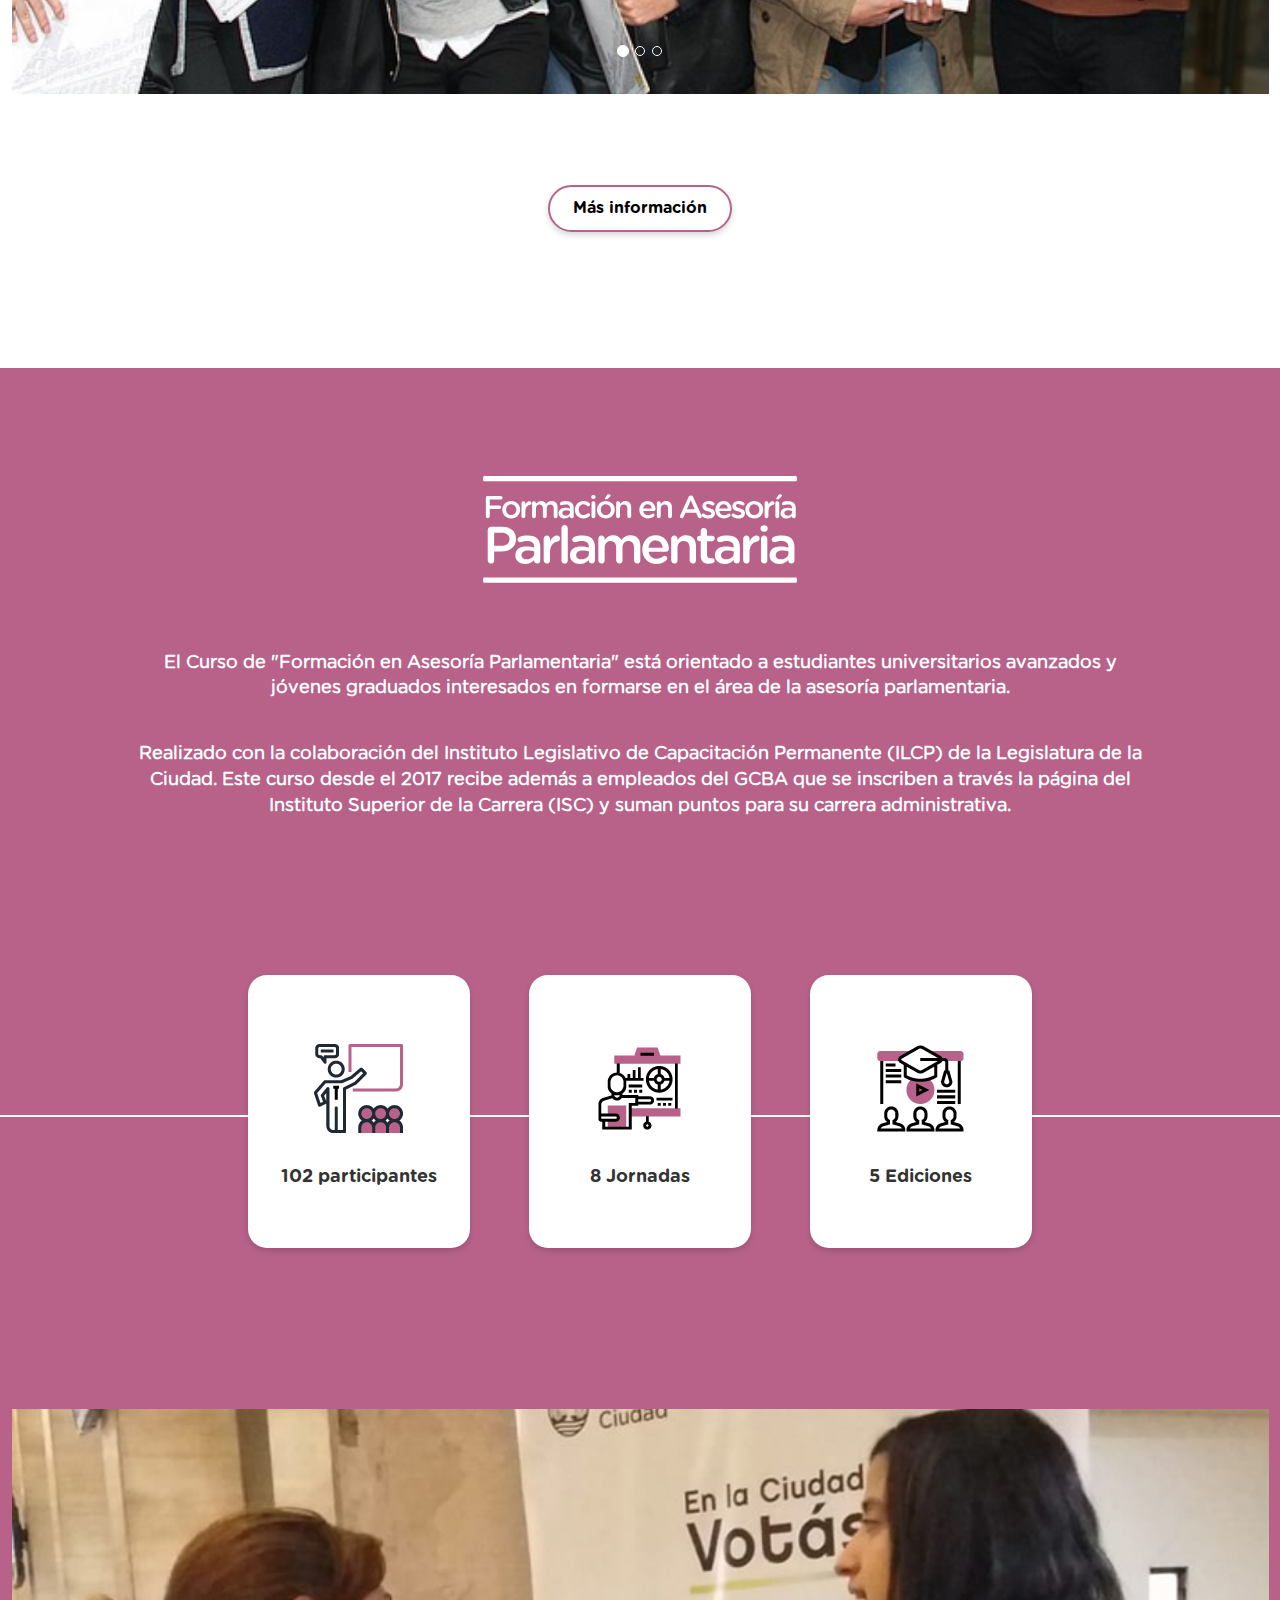
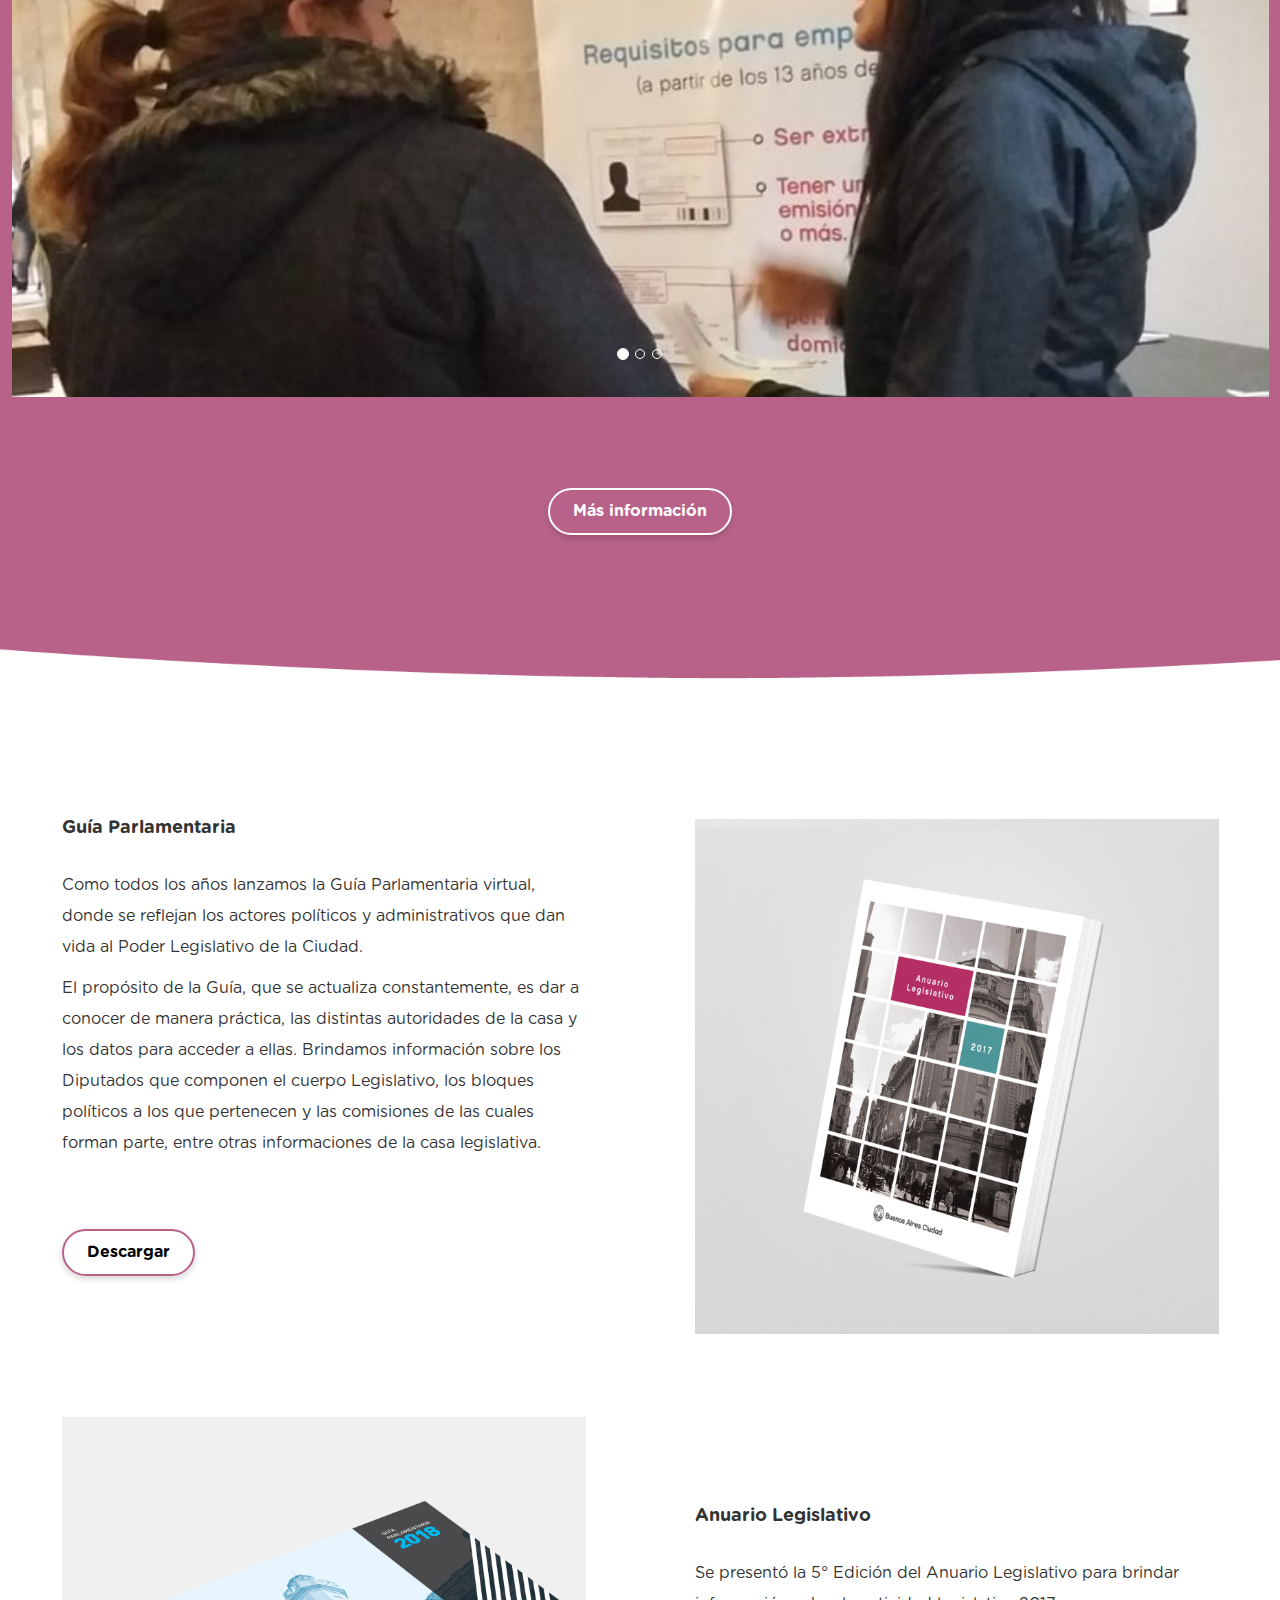
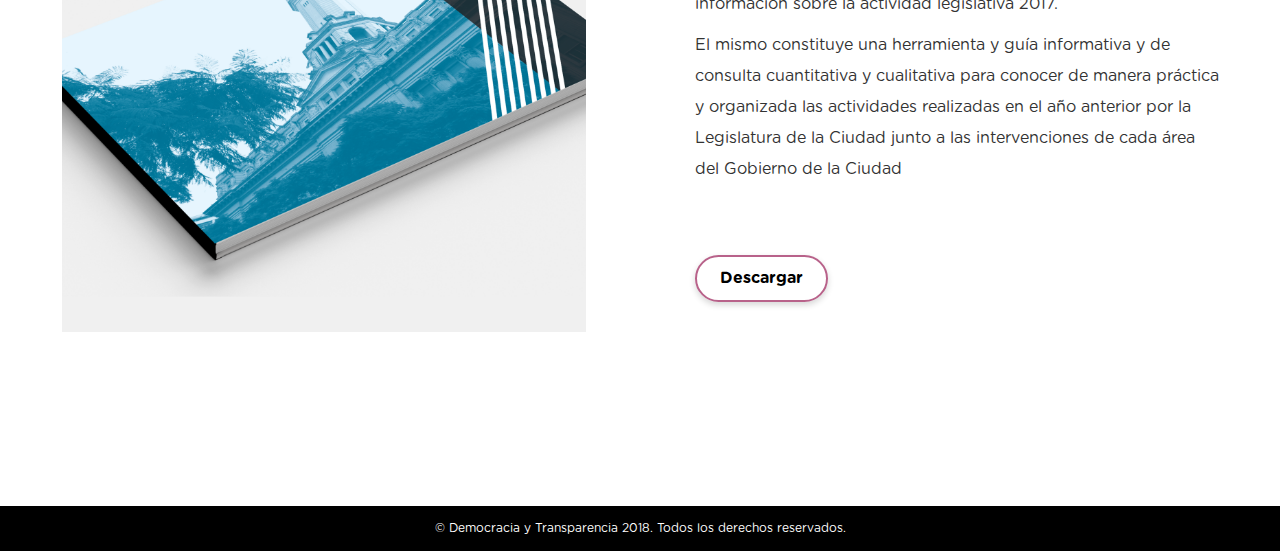
<file: legislativo.html>
<!DOCTYPE html>
<html lang="es">
<head>
	<title>Anuario 2018</title>

	<meta charset="UTF-8">
	<meta name="viewport" content="width=device-width,initial-scale=1">
	<meta http-equiv="X-UA-Compatible" content="IE=edge">
	<meta name="description" content="">
	<meta name="keywords" content="">

	<link rel="stylesheet" type="text/css" href="css/main.css">
	<link rel="stylesheet" type="text/css" href="css/querys.css">
	<link rel="stylesheet" type="text/css" href="css/bootstrap.min.css">
	<link rel="stylesheet" href="https://use.fontawesome.com/releases/v5.1.0/css/all.css" integrity="sha384-lKuwvrZot6UHsBSfcMvOkWwlCMgc0TaWr+30HWe3a4ltaBwTZhyTEggF5tJv8tbt" crossorigin="anonymous">

	<script type="text/javascript" src="js/jquery-2.1.4.js"></script>
	<script src="js/bootstrap.min.js"></script>
	<script type="text/javascript" src="js/main.js"></script>

</head>
<body>
	<div class="legislativo">
		<nav class="navbar navbar-fixed-top navbar-inner-sections">
			<div class="container-nav-inner-sections">
				<div class="navbar-header">
					<div class=" col-md-3">
						<button type="button" class="btn btn-info" data-toggle="modal" data-target="#myModal">Índice</button>
					</div>
					<div class="modal fade" id="myModal" role="dialog">
						<div class="modal-dialog modal-lg">
							<div class="modal-content">
								<div class="modal-header">
									<div class="logo-modal-menu">
										<a href="/">Democracia y Transparencia <span>2018</span></a>
									</div>
								</div>
								<div class="modal-body">
									<ul class="modal-menu-ul">
										<li><a href="https://mingob.github.io/ANUARIO2018">Principal</a>
										<li><a href="https://mingob.github.io/ANUARIO2018/#integridad">Integridad</a>
										<li><a href="https://mingob.github.io/ANUARIO2018/construccion.html">Construcción Colectiva</a></li>
										<li><a href="https://mingob.github.io/ANUARIO2018/transparencia.html">Transparencia</a>
										<li><a href="https://mingob.github.io/ANUARIO2018/electoral.html">Electoral</a></li>
										<li><a href="https://mingob.github.io/ANUARIO2018/legislativo">Legislativo</a></li>
										<li><a href="https://mingob.github.io/ANUARIO2018/sustentabilidad.html">Sustentabilidad</a></li>
									</ul>
								</div>
								<div class="modal-footer">
									<button type="button" class="btn btn-default" data-dismiss="modal"><i class="fas fa-times"></i></button>
								</div>
							</div>
						</div>
					</div>
					<div class="navbrand-center col-md-6">
						<a class="navbar-brand" href="#">Legislativo</a>
					</div>
					<div class="col-md-3 nav-outer-sec-home">
						<a class="nav-inner-sec-home" href="#">Democracia y Transparencia 2018</a>
					</div>
				</div>
			</div>
		</nav>
		<section class="legislativo-portada" id="portada1">
			<div class="textos-flotando-container">
				<div class="vertical-position">
					<div class="vertical-position-center">
						<p>Facilitamos el diálogo entre poderes.</p>
						<p>Articulamos relaciones entre el Poder Ejecutivo y el Legislativo.</p>
					</div>
				</div>
			</div>
		</section>
		<section class="legis-uno">
			<div class="legis-uno-text textos-flotando-container">
				<h3>Asuntos Legislativos en números</h3>
				<p>Trabajamos conjuntamente con las distintas áreas del Poder Ejecutivo y de la Legislatura de la Ciudad</p>
			</div>
			<div class="legis-uno-tarjetas">
				<div class="col-md-6">
					<div class="legis-uno-tarjetas-inner">
						<img src="imagenes/legis-tarjeta-1-1.png">
						<p>Expedientes Caratulados 2018</p>
						<p><i class="fas fa-angle-down"></i></p>
						<p>2315</p>
					</div>
				</div>
				<div class="col-md-6">
					<div class="legis-uno-tarjetas-inner">
						<img src="imagenes/legis-tarjeta-1-2.png">
						<p>Actuaciones remitidas a la Legislatura 2018</p>
						<p><i class="fas fa-angle-down"></i></p>
						<p>1999</p>
					</div>
				</div>
			</div>
		</section>
		<section class="legis-dos">
			<div class="legis-dos-titulo textos-flotando-container">
				<img class="img-center" src="imagenes/legis-balegisla-logo.png">
				<div class="legis-dos-titulo-text">
					<p>Continuamos con el programa destinado a estudiantes universitarios y graduados interesados en la temática. El programa transmite las nociones generales del proceso parlamentario de la Ciudad a través del fomento de la experiencia y participación en las diferentes etapas del mismo.</p>
					<p>Se trata de un propuesta vivencial que consta de 2 jornadas. En el transcurso de las mismas se brindan nociones teóricas y se realizan visitas a una comisión parlamentaria y a una sesión legislativa.</p>
				</div>
			</div>
			<div class="legis-dos-tarjetas-before">
				<div class="legis-dos-tarjetas">
					<div class="col-md-6">
						<div class="legis-dos-tarjetas-inner">
							<img src="imagenes/legis-dos-tarjetas-1.png">
							<h3>226</h3>
							<p>Personas participaron</p>
						</div>
					</div>
					<div class="col-md-6">
						<div class="legis-dos-tarjetas-inner">
							<img src="imagenes/legis-dos-tarjetas-2.png">
							<h3>27</h3>
							<p>Grupos</p>
						</div>
					</div>
				</div>
			</div>
			<div class="legis-dos-carrousel">
				<div id="carouselLegis-1" class="carousel slide" data-ride="carousel">
				<!-- Indicators -->
					<ol class="carousel-indicators">
						<li data-target="#carouselLegis-1" data-slide-to="0" class="active"></li>
						<li data-target="#carouselLegis-1" data-slide-to="1"></li>
						<li data-target="#carouselLegis-1" data-slide-to="2"></li>
					</ol>
					<!-- Wrapper for slides -->
					<div class="carousel-inner carrousel-container">

						<div class="item active">
							<img src="imagenes/legis-dos-carrousel.png" style="width:100%;">
						<!--<div class="carousel-caption">
								<h3>Los Angeles</h3>
								<p>LA is always so much fun!</p>
							</div>-->
						</div>

						<div class="item">
							<img src="imagenes/legis-dos-carrousel.png" style="width:100%;">
						<!--<div class="carousel-caption">
								<h3>Los Angeles</h3>
								<p>LA is always so much fun!</p>
							</div>-->
						</div>

						<div class="item">
							<img src="imagenes/legis-dos-carrousel.png"  style="width:100%;">
						<!--<div class="carousel-caption">
								<h3>Los Angeles</h3>
								<p>LA is always so much fun!</p>
							</div>-->
						</div>

					</div>

					<!-- Left and right controls -->
					<a class="left carousel-control" href="#carouselLegis-1" data-slide="prev">
						<span class="fas fa-chevron-left"></span>
						<span class="sr-only">Anterior</span>
					</a>
					<a class="right carousel-control" href="#carouselLegis-1" data-slide="next">
						<span class="fas fa-chevron-right"></span>
						<span class="sr-only">Siguiente</span>
					</a>
				</div>
				<div class="legis-dos-btn img-center">
					<a href="" class="btn btn-primary">Más información</a>
				</div>
			</div>
		</section>
		<section class="legis-tres">
			<div class="legis-tres-titulo textos-flotando-container">
				<img class="img-center" src="imagenes/legis-foap-logo.png">
					<div class="legis-tres-titulo-text">
						<p>El Curso de "Formación en Asesoría Parlamentaria" está orientado a estudiantes universitarios avanzados y jóvenes graduados interesados en formarse en el área de la asesoría parlamentaria.</p>
						<p>Realizado con la colaboración del Instituto Legislativo de Capacitación Permanente (ILCP) de la Legislatura de la Ciudad. Este curso desde el 2017 recibe además a empleados del GCBA que se inscriben a través la página del Instituto Superior de la Carrera (ISC) y suman puntos para su carrera administrativa.</p>
				</div>
			</div>
			<div class="legis-tres-tarjetas-before">
				<div class="legis-tres-tarjetas">
					<div class="col-md-4">
						<div class="legis-tres-tarjetas-inner">
							<img class="img-center" src="imagenes/legis-tres-tarjetas-1.png">
							<p>102 participantes</p>
						</div>
					</div>
					<div class="col-md-4">
						<div class="legis-tres-tarjetas-inner">
							<img class="img-center" src="imagenes/legis-tres-tarjetas-2.png">
							<p>8 Jornadas</p>
						</div>
					</div>
					<div class="col-md-4">
						<div class="legis-tres-tarjetas-inner">
							<img class="img-center" src="imagenes/legis-tres-tarjetas-3.png">
							<p>5 Ediciones</p>
						</div>
					</div>
				</div>
			</div>
			<div class="legis-tres-carrousel">
				<div id="carouselLegis-2" class="carousel slide" data-ride="carousel">
				<!-- Indicators -->
					<ol class="carousel-indicators">
						<li data-target="#carouselLegis-2" data-slide-to="0" class="active"></li>
						<li data-target="#carouselLegis-2" data-slide-to="1"></li>
						<li data-target="#carouselLegis-2" data-slide-to="2"></li>
					</ol>
					<!-- Wrapper for slides -->
					<div class="carousel-inner carrousel-container">

						<div class="item active">
							<img src="imagenes/legis-tres-carousel.png" style="width:100%;">
						<!--<div class="carousel-caption">
								<h3>Los Angeles</h3>
								<p>LA is always so much fun!</p>
							</div>-->
						</div>

						<div class="item">
							<img src="imagenes/legis-tres-carousel.png" style="width:100%;">
						<!--<div class="carousel-caption">
								<h3>Los Angeles</h3>
								<p>LA is always so much fun!</p>
							</div>-->
						</div>

						<div class="item">
							<img src="imagenes/legis-tres-carousel.png" style="width:100%;">
						<!--<div class="carousel-caption">
								<h3>Los Angeles</h3>
								<p>LA is always so much fun!</p>
							</div>-->
						</div>

					</div>

					<!-- Left and right controls -->
					<a class="left carousel-control" href="#carouselLegis-2" data-slide="prev">
						<span class="fas fa-chevron-left"></span>
						<span class="sr-only">Anterior</span>
					</a>
					<a class="right carousel-control" href="#carouselLegis-2" data-slide="next">
						<span class="fas fa-chevron-right"></span>
						<span class="sr-only">Siguiente</span>
					</a>
				</div>
				<div class="legis-tres-btn img-center">
					<a href="" class="btn btn-primary">Más información</a>
				</div>
			</div>
		</section>
		<section class="legis-cuatro">
			<div class="legis-cuatro-container">
				<div class="legis-cuatro-row">
					<div class="col-md-6">
						<div class="legis-cuatro-inner">
							<h3>Guía Parlamentaria</h3>
							<p>Como todos los años lanzamos la Guía Parlamentaria virtual, donde se reflejan los actores políticos y administrativos que dan vida al Poder Legislativo de la Ciudad. </p>
							<p>El propósito de la Guía, que se actualiza constantemente, es dar a conocer de manera práctica, las distintas autoridades de la casa y los datos para acceder a ellas. Brindamos información sobre los Diputados que componen el cuerpo Legislativo, los bloques políticos a los que pertenecen y las comisiones de las cuales forman parte, entre otras informaciones de la casa legislativa.</p>
							<a class="btn btn-primary" href="">Descargar</a>
						</div>
					</div>
					<div class="col-md-6">
						<div class="legis-cuatro-inner">
							<img src="imagenes/legis-cuatro-1.png">
						</div>
					</div>
				</div>
				<div class="col-md-6">
					<div class="legis-cuatro-inner">
						<img src="imagenes/legis-cuatro-2.png">
					</div>
				</div>
				<div class="col-md-6">
					<div class="legis-cuatro-inner legis-cuatro-inner-last">
						<h3>Anuario Legislativo</h3>
						<p>Se presentó la 5° Edición del Anuario Legislativo para brindar información sobre la actividad legislativa 2017.</p>
						<p>El mismo constituye una herramienta y guía informativa y de consulta cuantitativa y cualitativa para conocer de manera práctica y organizada las actividades realizadas en el año anterior por la Legislatura de la Ciudad junto a las intervenciones de cada área del Gobierno de la Ciudad</p>
						<a class="btn btn-primary" href="">Descargar</a>
					</div>
				</div>
			</div>
		</section>
		<footer>
			<div class="footer-construccion">
				<div class="disclaimer">
					<p>© Democracia y Transparencia 2018. Todos los derechos reservados.</p>
				</div>
				<div class="arrow-up">
					<p><a data-menuanchor="portada1" href="#portada1"><i class="fas fa-arrow-up"></i></a></p>
				</div>
			</div>
		</footer>
	</div>
</body>
</html>
</file>
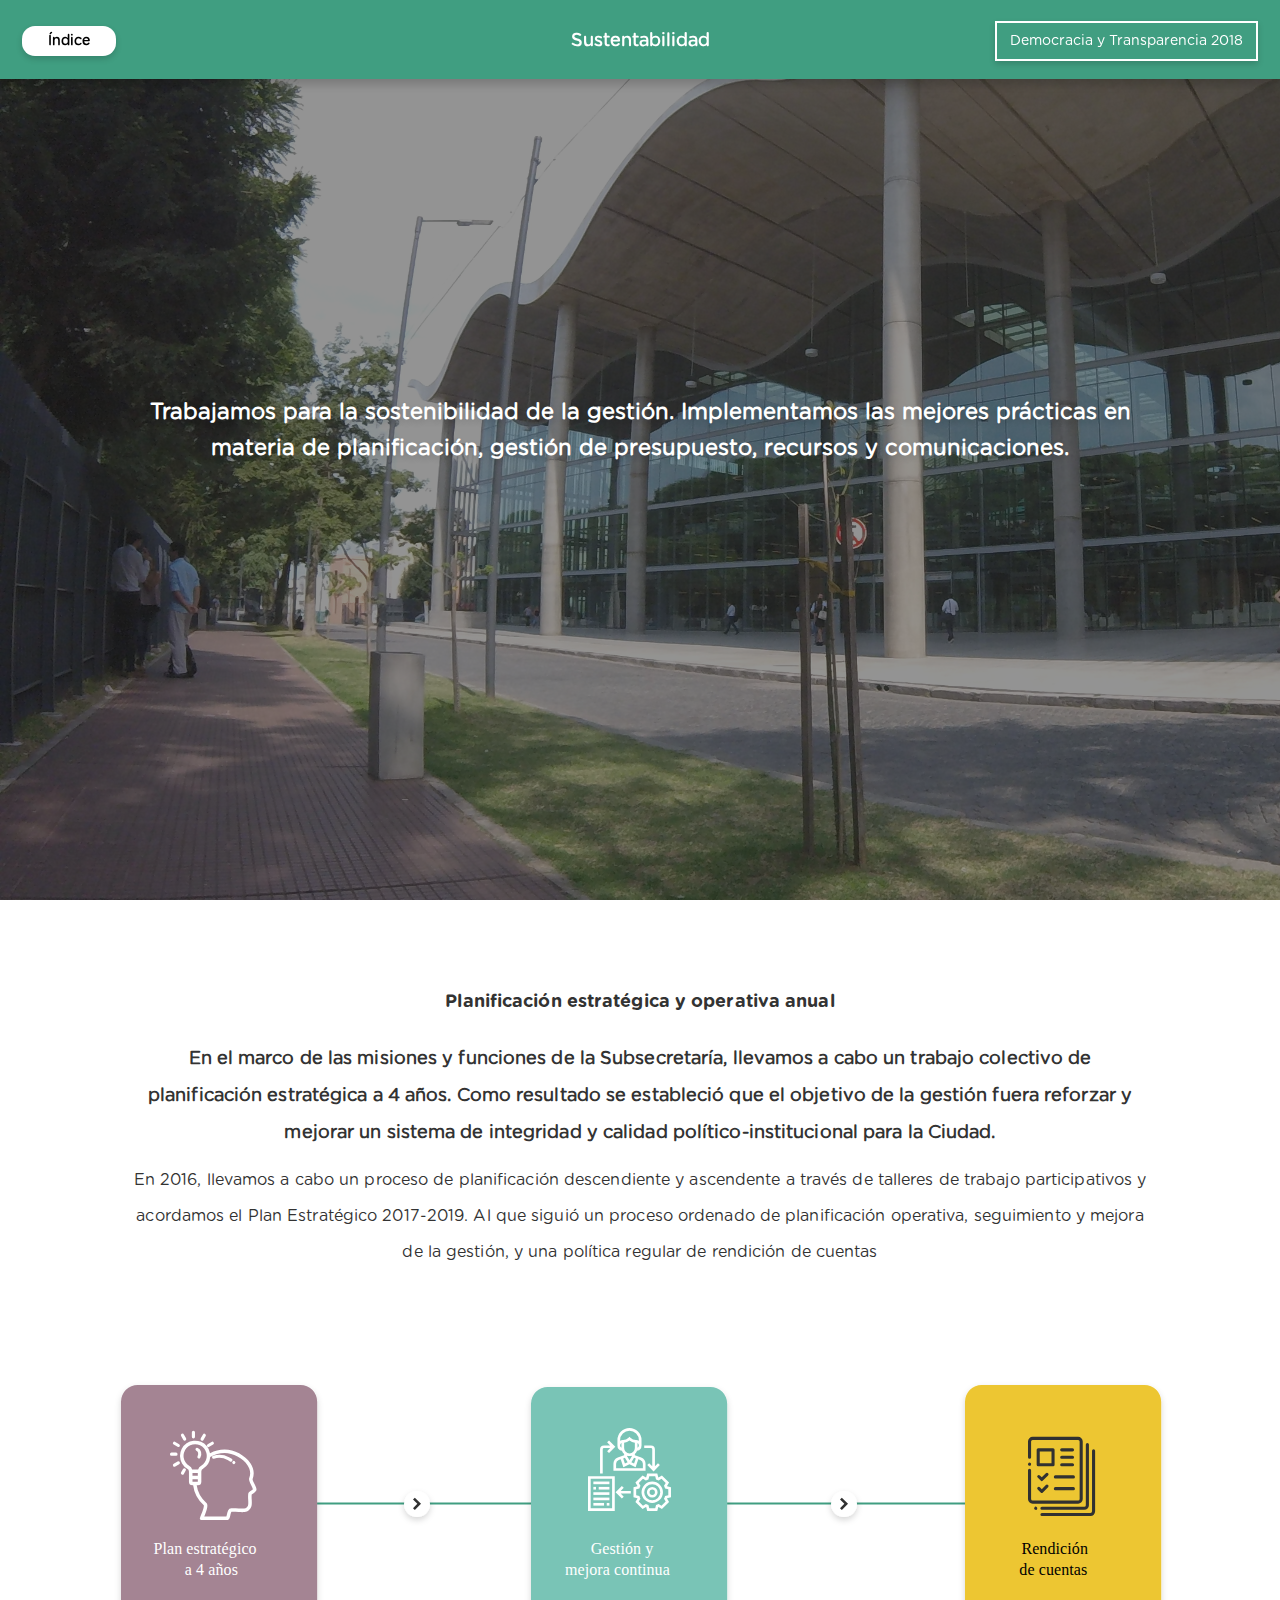
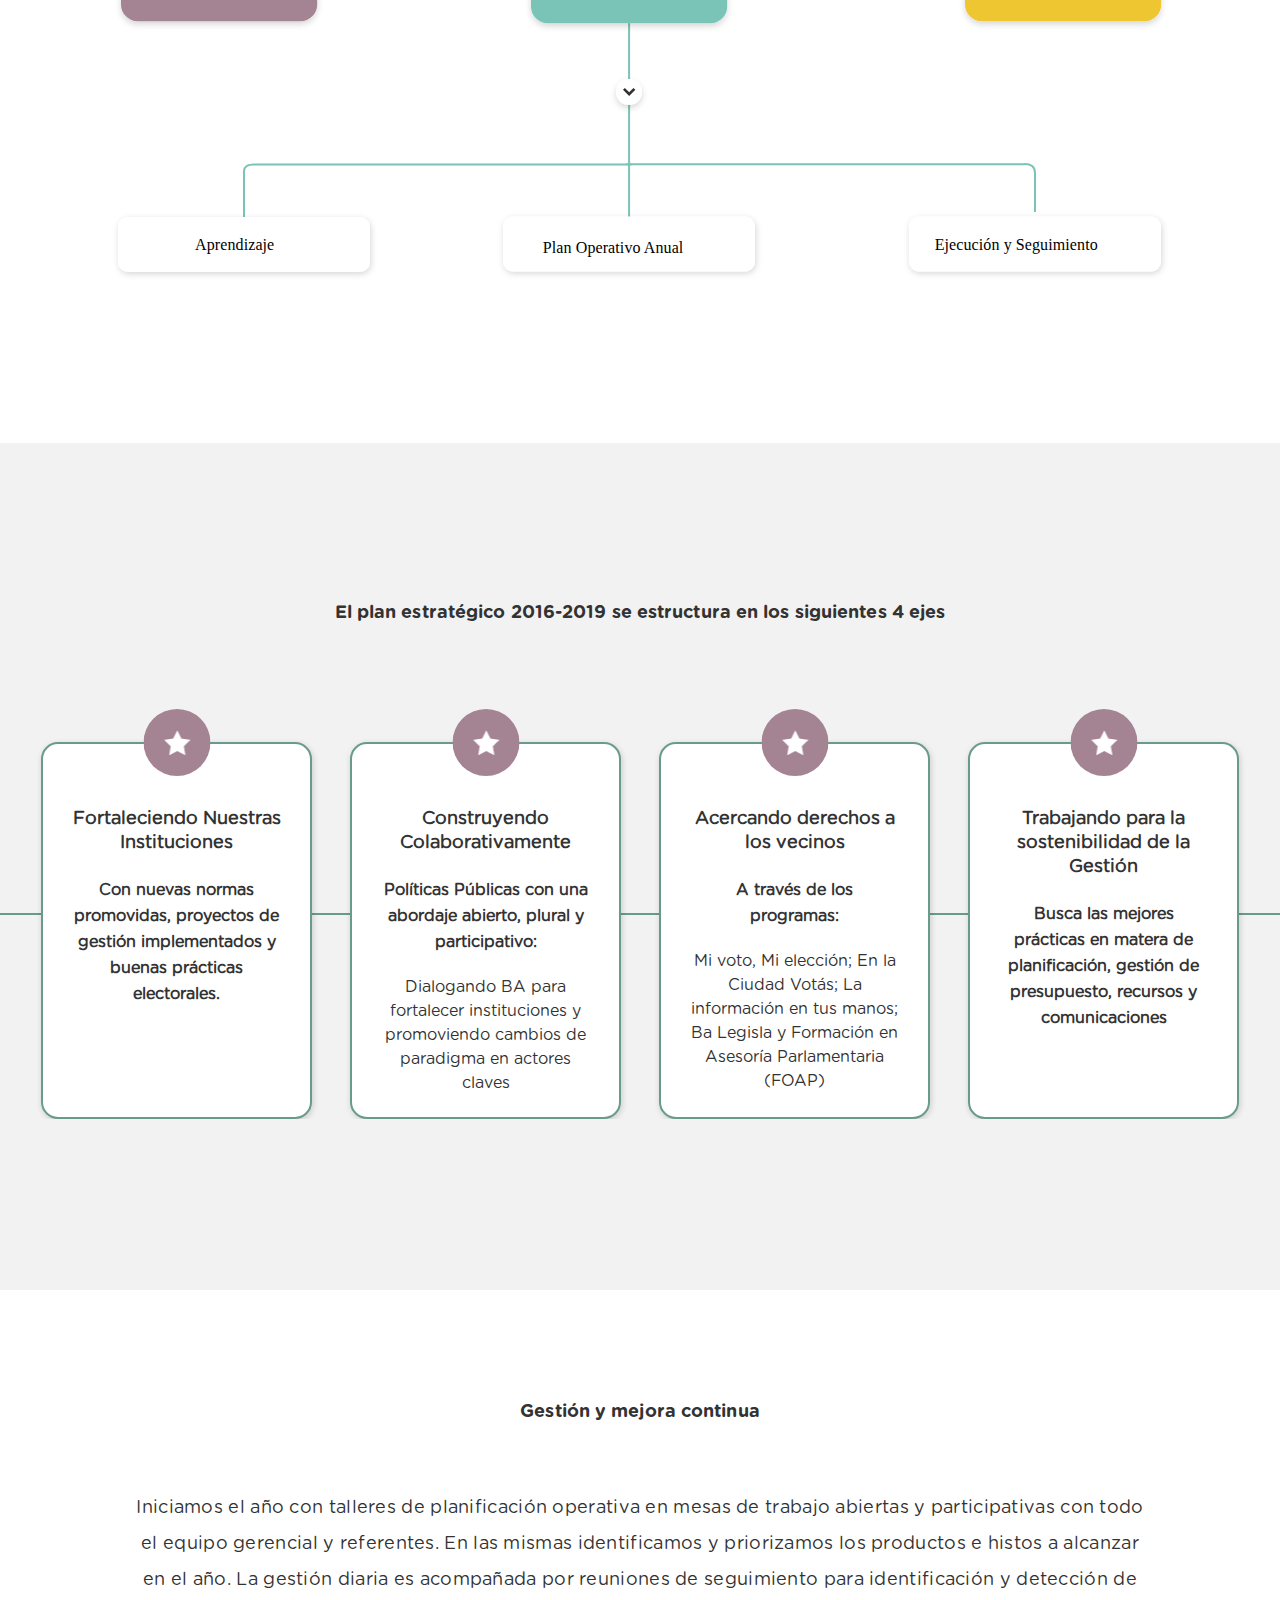
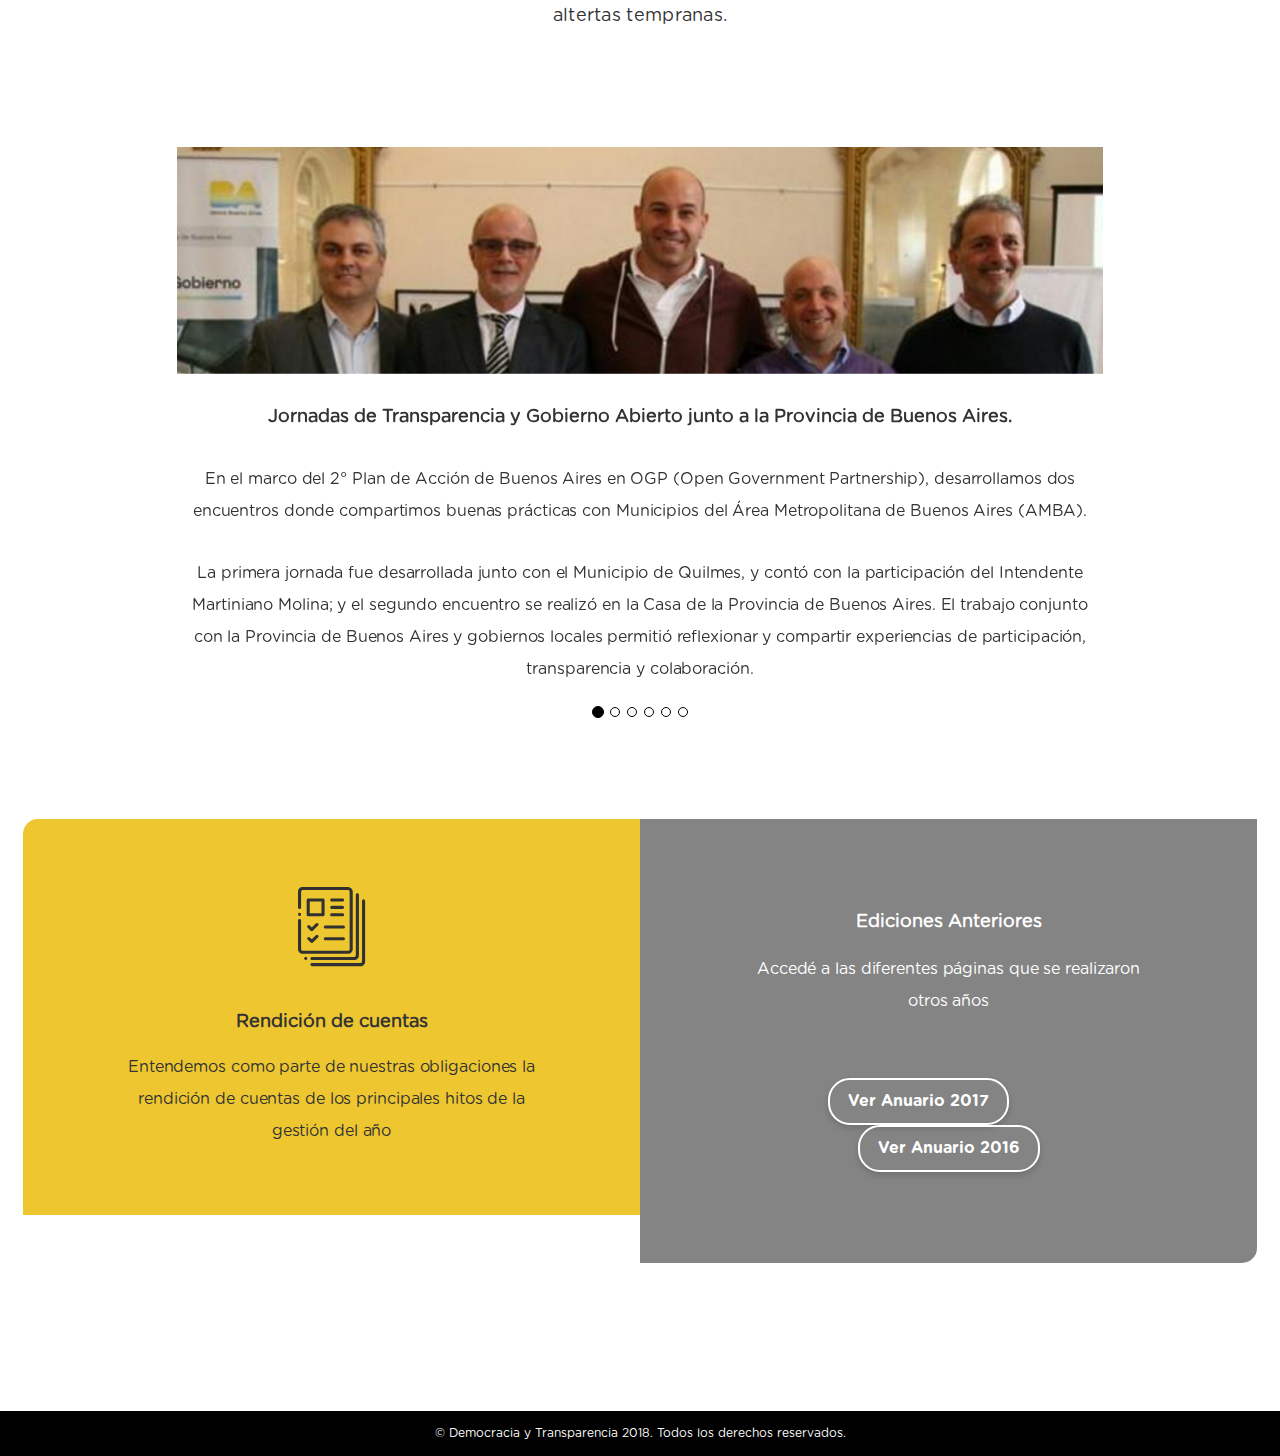
<file: sustentabilidad.html>
<!DOCTYPE html>
<html lang="es">
<head>
	<title>Anuario 2018</title>

	<meta charset="UTF-8">
	<meta name="viewport" content="width=device-width,initial-scale=1">
	<meta http-equiv="X-UA-Compatible" content="IE=edge">
	<meta name="description" content="">
	<meta name="keywords" content="">

	<link rel="stylesheet" type="text/css" href="css/main.css">
	<link rel="stylesheet" type="text/css" href="css/querys.css">
	<link rel="stylesheet" type="text/css" href="css/bootstrap.min.css">
	<link rel="stylesheet" href="https://use.fontawesome.com/releases/v5.1.0/css/all.css" integrity="sha384-lKuwvrZot6UHsBSfcMvOkWwlCMgc0TaWr+30HWe3a4ltaBwTZhyTEggF5tJv8tbt" crossorigin="anonymous">

	<script type="text/javascript" src="js/jquery-2.1.4.js"></script>
	<script src="js/bootstrap.min.js"></script>
	<script type="text/javascript" src="js/main.js"></script>

</head>
<body>
	<div class="sustentabilidad" id="portada1">
		<nav class="navbar navbar-fixed-top navbar-inner-sections">
			<div class="container-nav-inner-sections">
				<div class="navbar-header">
					<div class=" col-md-3">
						<button type="button" class="btn btn-info" data-toggle="modal" data-target="#myModal">Índice</button>
					</div>
					<div class="modal fade" id="myModal" role="dialog">
						<div class="modal-dialog modal-lg">
							<div class="modal-content">
								<div class="modal-header">
									<div class="logo-modal-menu">
										<a href="/">Democracia y Transparencia <span>2018</span></a>
									</div>
								</div>
								<div class="modal-body">
									<ul class="modal-menu-ul">
										<li><a href="https://mingob.github.io/ANUARIO2018">Principal</a>
										<li><a href="https://mingob.github.io/ANUARIO2018/#integridad">Integridad</a>
										<li><a href="https://mingob.github.io/ANUARIO2018/construccion.html">Construcción Colectiva</a></li>
										<li><a href="https://mingob.github.io/ANUARIO2018/transparencia.html">Transparencia</a>
										<li><a href="https://mingob.github.io/ANUARIO2018/electoral.html">Electoral</a></li>
										<li><a href="https://mingob.github.io/ANUARIO2018/legislativo">Legislativo</a></li>
										<li><a href="https://mingob.github.io/ANUARIO2018/sustentabilidad.html">Sustentabilidad</a></li>
									</ul>
								</div>
								<div class="modal-footer">
									<button type="button" class="btn btn-default" data-dismiss="modal"><i class="fas fa-times"></i></button>
								</div>
							</div>
						</div>
					</div>
					<div class="navbrand-center col-md-6">
						<a class="navbar-brand" href="#">Sustentabilidad</a>
					</div>
					<div class="col-md-3 nav-outer-sec-home">
						<a class="nav-inner-sec-home" href="#">Democracia y Transparencia 2018</a>
					</div>
				</div>
			</div>
		</nav>
		<section class="sus-portada">
			<div class="textos-flotando-container">
				<div class="vertical-position">
					<div class="vertical-position-center">
						<h3>Trabajamos para  la sostenibilidad de la gestión. Implementamos las mejores prácticas en materia de planificación, gestión de presupuesto, recursos y comunicaciones.</h3>
					</div>
				</div>
			</div>
		</section>
		<section class="sus-uno">
			<div class="textos-flotando-container">
				<h3>Planificación estratégica y operativa anual</h3>
				<h2>En el marco de las misiones y funciones de la Subsecretaría, llevamos a cabo un trabajo colectivo de planificación estratégica a 4 años. Como resultado se estableció que el objetivo de la gestión fuera reforzar y mejorar un sistema de integridad y calidad político-institucional para la Ciudad.</h2>
				<p>En 2016, llevamos a cabo un proceso de planificación descendiente y ascendente a través de talleres de trabajo participativos y acordamos el Plan Estratégico 2017-2019. Al que siguió un proceso ordenado de planificación operativa, seguimiento y mejora de la gestión, y una política regular de rendición de cuentas</p>
			</div>
			<div class="sus-uno-grafico">
				<img src="imagenes/sus-uno-grafico.svg">
			</div>
		</section>
		<section class="sus-dos">
			<div class="sus-dos-intro">
				<h3>El plan estratégico 2016-2019 se estructura en los siguientes 4 ejes</h3>
			</div>
			<div class="sus-tarjetas-before">
				<div class="sus-tarjetas">
					<div class="col-md-3">
						<div class="sus-tarjetas-inner">
							<h2>Fortaleciendo Nuestras Instituciones</h2>
							<h3>Con nuevas normas promovidas, proyectos de gestión implementados y buenas prácticas electorales.</h3>
						</div>
					</div>
					<div class="col-md-3">
						<div class="sus-tarjetas-inner">
							<h2>Construyendo Colaborativamente</h2>
							<h3>Políticas Públicas con una abordaje abierto, plural y participativo:</h3>
							<p>Dialogando BA para fortalecer instituciones y promoviendo cambios de paradigma en actores claves</p>
						</div>
					</div>
					<div class="col-md-3">
						<div class="sus-tarjetas-inner">
							<h2>Acercando derechos a los vecinos</h2>
							<h3>A través de los programas:</h3>
							<p>Mi voto, Mi elección; En la Ciudad Votás; La información en tus manos; Ba Legisla y Formación en Asesoría Parlamentaria (FOAP)</p>
						</div>
					</div>
					<div class="col-md-3">
						<div class="sus-tarjetas-inner">
							<h2>Trabajando para la sostenibilidad de la Gestión</h2>
							<h3>Busca las mejores prácticas en matera de planificación, gestión de presupuesto, recursos y comunicaciones</h3>
						</div>
					</div>
				</div>
			</div>
			
		</section>
		<section class="sus-tres">
			<div class="sus-tres-textos textos-flotando-container">
				<h3>Gestión y mejora continua</h3>
				<p>Iniciamos el año con talleres de planificación operativa en mesas de trabajo abiertas y participativas con todo el equipo gerencial y referentes. En las mismas identificamos y priorizamos los productos e histos a alcanzar en el año. La gestión diaria es acompañada por reuniones de seguimiento para identificación y detección de altertas tempranas.</p>
			</div>
			<div class="sus-tres-carousel">
				<div id="carouselSus" class="carousel slide" data-ride="carousel">
				
					<ol class="carousel-indicators">
						<li data-target="#carouselSus" data-slide-to="0" class="active"></li>
						<li data-target="#carouselSus" data-slide-to="1"></li>
						<li data-target="#carouselSus" data-slide-to="2"></li>
						<li data-target="#carouselSus" data-slide-to="3"></li>
						<li data-target="#carouselSus" data-slide-to="4"></li>
						<li data-target="#carouselSus" data-slide-to="5"></li>
					</ol>
					<!-- Wrapper for slides -->
					<div class="carousel-inner carrousel-container">

						<div class="item active">
							<div class="sus-carousel-item">
								<img src="imagenes/sus-carousel-uno.png" style="width:100%;">
								<h3>Jornadas de Transparencia y Gobierno Abierto junto a la Provincia de Buenos Aires.</h3>
								<p>En el marco del 2° Plan de Acción de Buenos Aires en OGP (Open Government Partnership), desarrollamos dos encuentros donde compartimos buenas prácticas con Municipios del Área Metropolitana de Buenos Aires (AMBA).</p>
								<p>La primera jornada fue desarrollada junto con el Municipio de Quilmes, y contó con la participación del Intendente Martiniano Molina; y el segundo encuentro se realizó en la Casa de la Provincia de Buenos Aires. El trabajo conjunto con la Provincia de Buenos Aires y gobiernos locales permitió reflexionar y compartir experiencias de participación, transparencia y colaboración. </p>
							</div>
						</div>
						<div class="item">
							<div class="sus-carousel-item">
								<img src="imagenes/sus-carousel-dos.png" style="width:100%;">
								<h3>XIV Congreso Mundial de Mediación y Cultura de Paz</h3>
								<p>Participamos en el XIV Congreso Mundial de Mediación y Cultura de Paz, que reúne a profesionales de todo el mundo para intercambiar conocimientos y experiencias que pudieran contribuir con la solución pacífica de conflictos.</p>
								<p>Los principales objetivos del Congreso son: contribuir con la generación de espacios de reflexión, impulsar iniciativas en el ámbito público y privado y promover Políticas Públicas que permitan la prevención, gestión y transformación de situaciones y espacios de conflicto en Argentina, en América Latina y en el resto del mundo, a fin de favorecer la construcción de sociedades más tolerantes, inclusivas y equitativas.</p>
							</div>
						</div>
						<!--<div class="carousel-caption">
								<h3>Los Angeles</h3>
								<p>LA is always so much fun!</p>
							</div>-->
						

						<div class="item">
							<div class="sus-carousel-item">
								<img src="imagenes/sus-carousel-tres.png" style="width:100%;">
								<h3>Jornada de reflexión sobre participación electoral </h3>
								<p>En el marco del tratamiento del nuevo Código electoral para la Ciudad, el subsecretario de Reforma Política y Asuntos Legislativos, Hernán Charosky, fue invitado a exponer sobre su expertise adquirida en la organización del ciclo de debates presidenciales “Argentina Debate" 2015.</p>
							</div>
						</div>
						<div class="item">
							<div class="sus-carousel-item">
								<img src="imagenes/sus-carousel-cuatro.png" style="width:100%;">
								<h3>Feria del Libro </h3>
								<p>Participamos de las actividades que el Gobierno de la Ciudad organizó en la 44° Feria Internacional del Libro de Buenos Aires llevada a cabo en La Rural. Brindamos una charla abierta a jóvenes de entre 16 a 25 años, con el fin de mostrar el impacto que tiene el acceso a la información pública en la vida cotidiana y la importancia a la hora de votar.</p>
							</div>
						</div>
						<!--<div class="carousel-caption">
								<h3>Los Angeles</h3>
								<p>LA is always so much fun!</p>
							</div>-->
					

						<div class="item">
							<div class="sus-carousel-item">
								<img src="imagenes/sus-carousel-cinco.png" style="width:100%;">
								<h3>II Congreso Argentino de Control Interno  </h3>
								<p>Este encuentro tiene como principal objetivo ser un espacio de propuestas orientado a los temas del Control Interno del Sector Público, desde una visión institucional, de gestión y académica.</p>
								<p>El Subsecretario de Reforma Política y Asuntos Legislativos, Hernán Charosky, integró el primer panel denominado “Gobierno Abierto, Acceso a la Información y Transparencia”.</p>
							</div>
						</div>
						<div class="item">
							<div class="sus-carousel-item">
								<img src="imagenes/sus-carousel-seis.png" style="width:100%;">
								<h3>II Jornada del Plan de Acción en la Alianza por el Gobierno Abierto</h3>
								<p>Dicha jornada que tiene como propósito dar a conocer las acciones y estrategias que están siendo desarrolladas en pos del fortalecimiento de los procesos de transparencia y apertura de información pública.</p>
								<p>El Subsecretario de Reforma Política y Asuntos Legislativos, Hernán Charosky, disertó  el panel denominado “Herramientas para el acceso a la información pública” junto a la titular del Órgano Garante de Derecho del Acceso a la Información, María Gracia Andía</p>
							</div>
						</div>
						<!--<div class="carousel-caption">
								<h3>Los Angeles</h3>
								<p>LA is always so much fun!</p>
							</div>-->
					</div>

					<!-- Left and right controls -->
					<a class="left carousel-control" href="#carouselSus" data-slide="prev">
						<span class="fas fa-chevron-left"></span>
						<span class="sr-only">Anterior</span>
					</a>
					<a class="right carousel-control" href="#carouselSus" data-slide="next">
						<span class="fas fa-chevron-right"></span>
						<span class="sr-only">Siguiente</span>
					</a>
				</div>
			</div>
			<div class="sus-tres-edi">
				<div class="col-md-6">
					<div class="sus-tres-edi-inner-uno sus-tres-edi-inner">
						<img src="imagenes/sus-tres-edi.png">
						<h3>Rendición de cuentas</h3>
						<p>Entendemos como parte de nuestras obligaciones la rendición de cuentas de los principales hitos de la gestión del año </p>
					</div>
				</div>
				<div class="col-md-6">
					<div class="sus-tres-edi-inner-dos sus-tres-edi-inner">
						<h3>Ediciones Anteriores</h3>
						<p>Accedé a las diferentes páginas que se realizaron otros años</p>
						<div class="sus-tres-edi-inner-btns">
							<a href="" class="btn btn-primary">Ver Anuario 2017</a>
							<a href="" class="btn btn-primary">Ver Anuario 2016</a>
						</div>
					</div>
				</div>
			</div>
		</section>
		<footer>
			<div class="footer-construccion">
				<div class="disclaimer">
					<p>© Democracia y Transparencia 2018. Todos los derechos reservados.</p>
				</div>
				<div class="arrow-up">
					<p><a data-menuanchor="portada1" href="#portada1"><i class="fas fa-arrow-up"></i></a></p>
				</div>
			</div>
		</footer>
	</div>
</body>
</html>
</file>
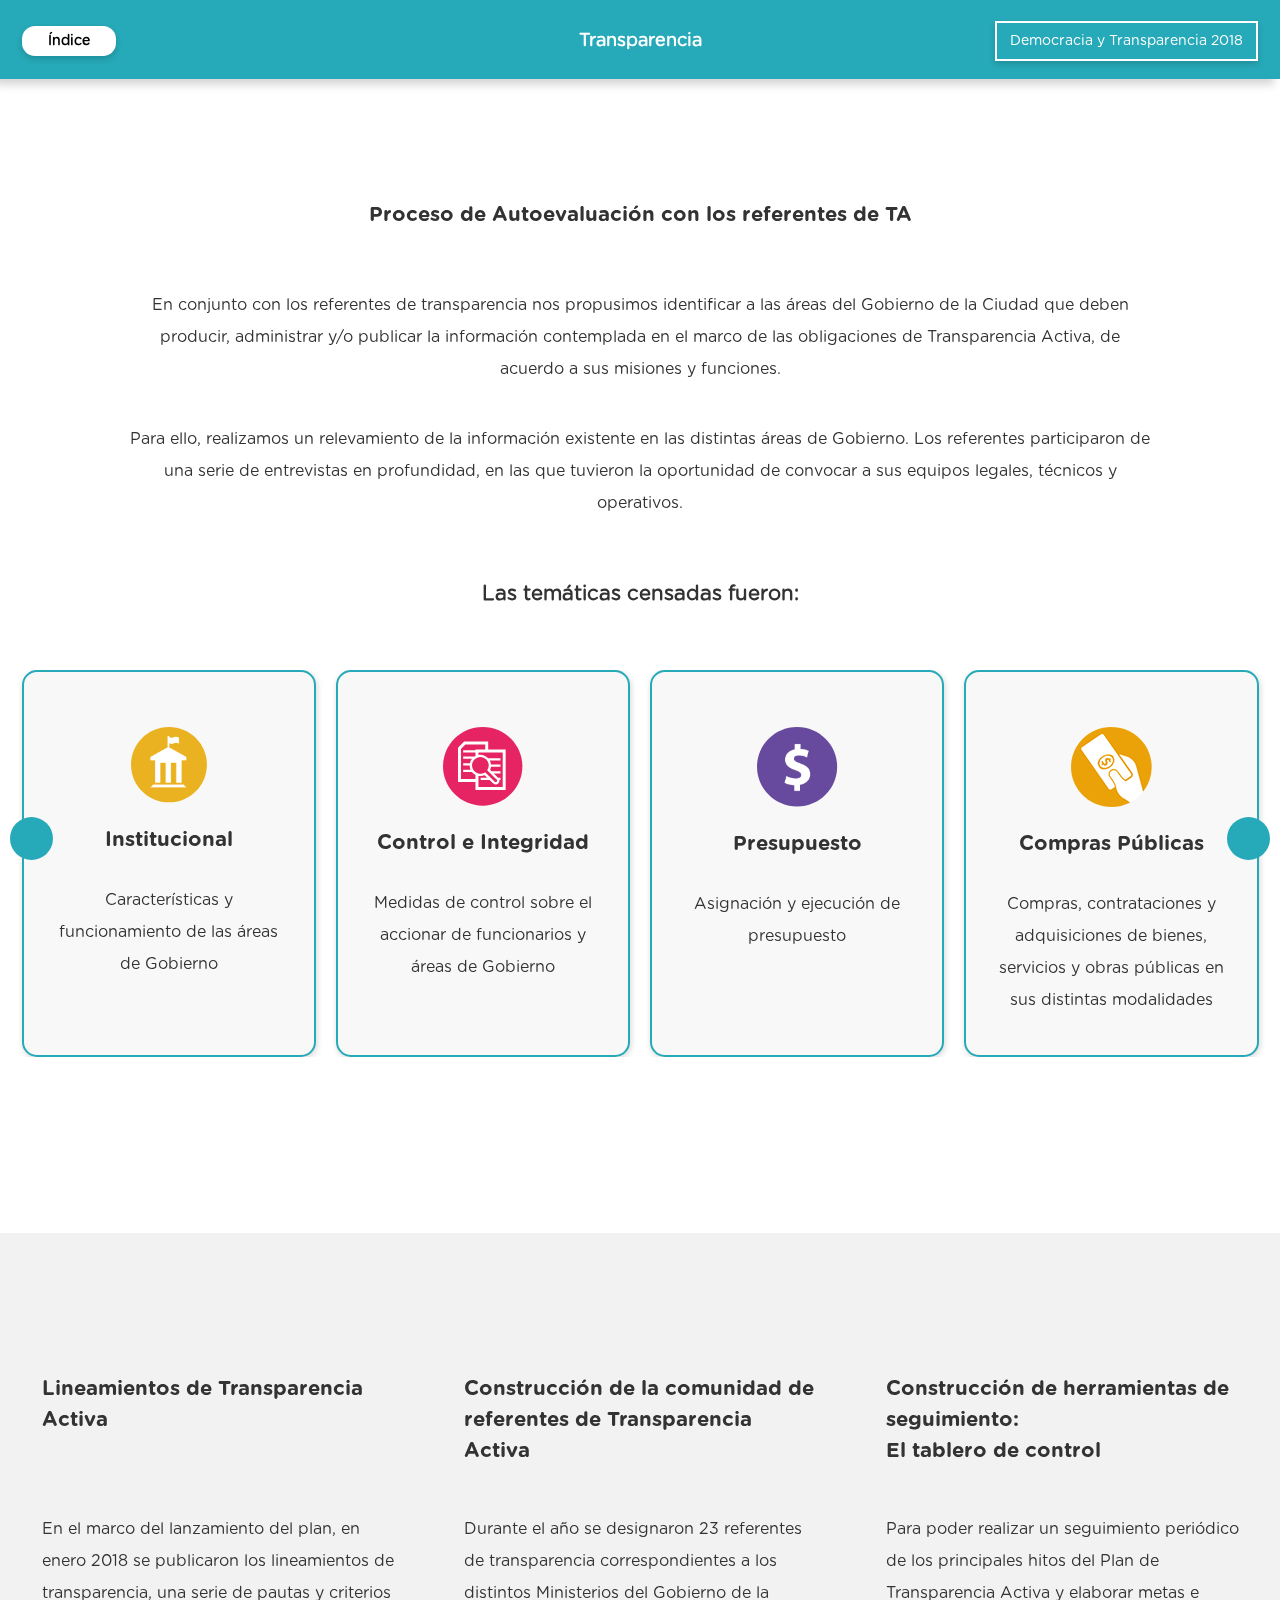
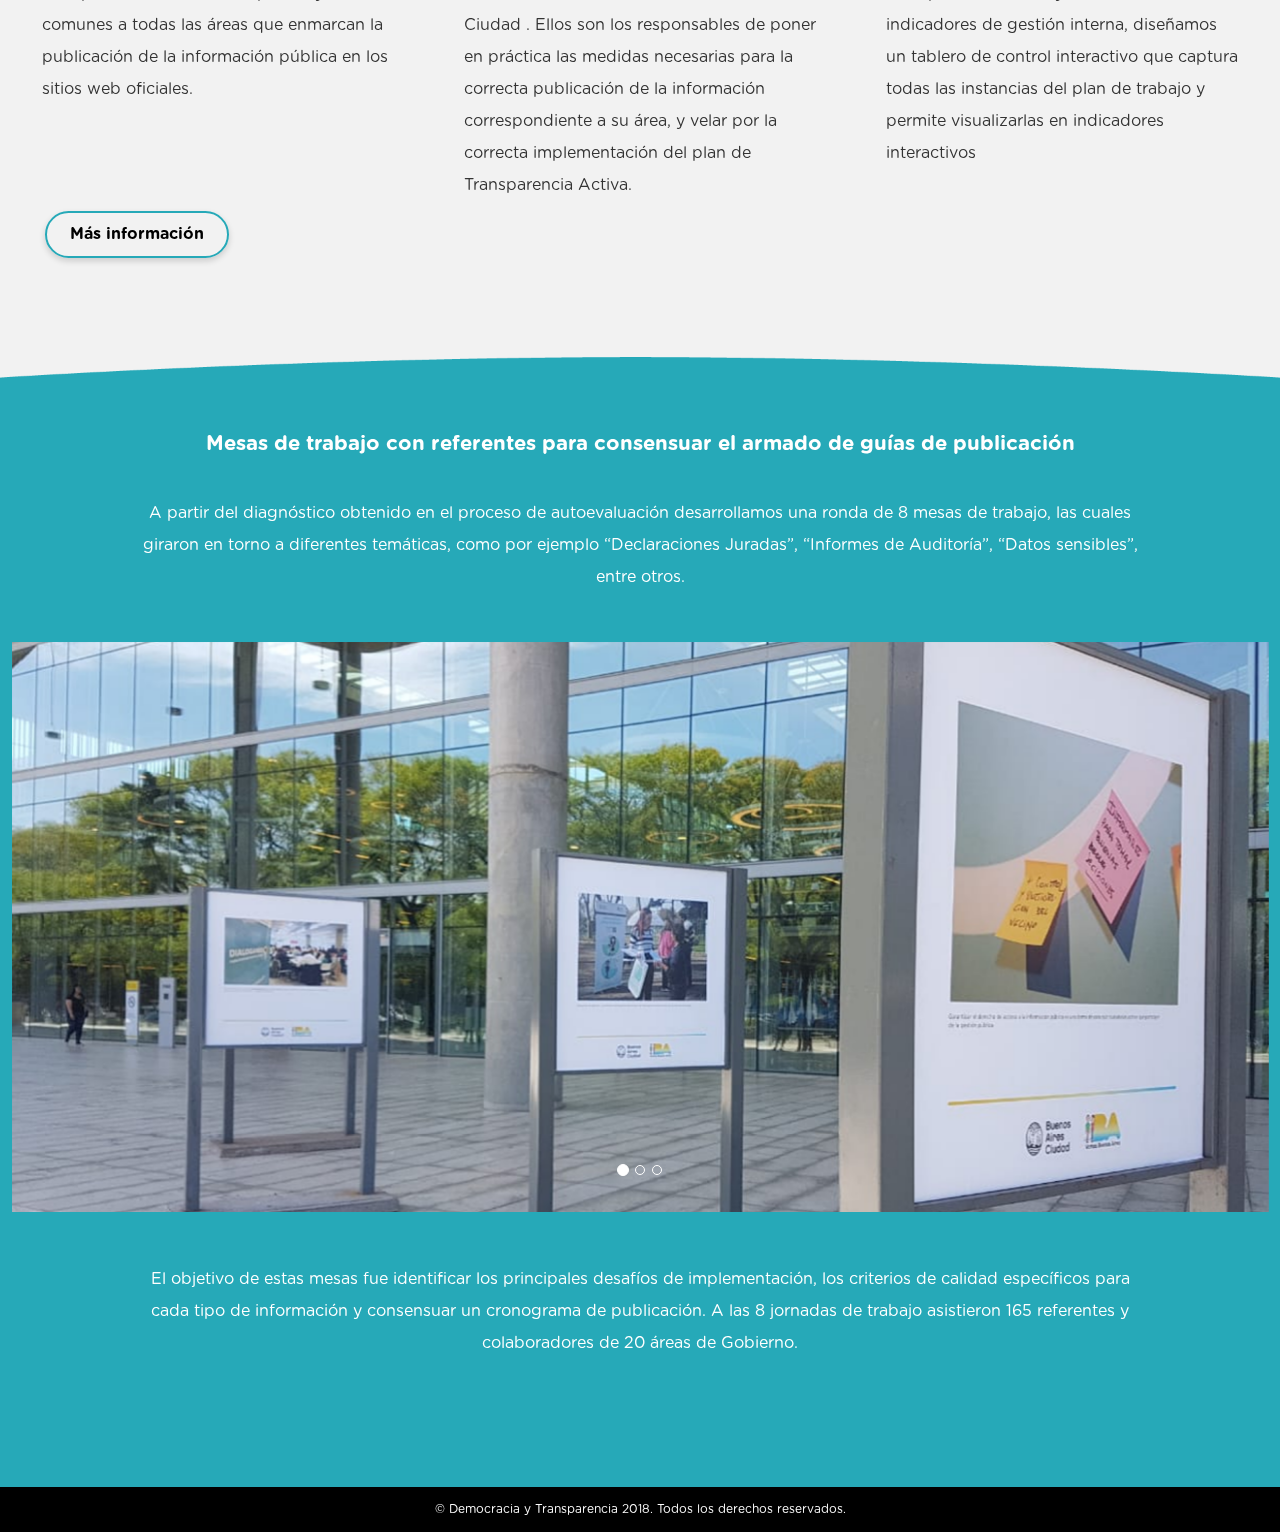
<file: transparencia/ta.html>
<!DOCTYPE html>
<html lang="es">
<head>
	<title>Anuario 2018</title>

	<meta charset="UTF-8">
	<meta name="viewport" content="width=device-width,initial-scale=1">
	<meta http-equiv="X-UA-Compatible" content="IE=edge">
	<meta name="description" content="">
	<meta name="keywords" content="">

	<link rel="stylesheet" type="text/css" href="../css/main.css">
	<link rel="stylesheet" type="text/css" href="../css/querys.css">
	<link rel="stylesheet" type="text/css" href="../css/bootstrap.min.css">
	<link rel="stylesheet" href="https://use.fontawesome.com/releases/v5.1.0/css/all.css" integrity="sha384-lKuwvrZot6UHsBSfcMvOkWwlCMgc0TaWr+30HWe3a4ltaBwTZhyTEggF5tJv8tbt" crossorigin="anonymous">

	<script type="text/javascript" src="../js/jquery-2.1.4.js"></script>
	<script src="../js/bootstrap.min.js"></script>
	<script type="text/javascript" src="../js/main.js"></script>

</head>
<body>
	<div class="ta">
		<nav class="navbar navbar-fixed-top navbar-inner-sections">
			<div class="container-nav-inner-sections">
				<div class="navbar-header">
					<div class=" col-md-3">
						<button type="button" class="btn btn-info" data-toggle="modal" data-target="#myModal">Índice</button>
					</div>
					<div class="modal fade" id="myModal" role="dialog">
						<div class="modal-dialog modal-lg">
							<div class="modal-content">
								<div class="modal-header">
									<div class="logo-modal-menu">
										<a href="/">Democracia y Transparencia <span>2018</span></a>
									</div>
								</div>
								<div class="modal-body">
									<ul class="modal-menu-ul">
										<li><a href="https://mingob.github.io/ANUARIO2018">Principal</a>
										<li><a href="https://mingob.github.io/ANUARIO2018/#integridad">Integridad</a>
										<li><a href="https://mingob.github.io/ANUARIO2018/construccion.html">Construcción Colectiva</a></li>
										<li><a href="https://mingob.github.io/ANUARIO2018/transparencia.html">Transparencia</a>
										<li><a href="https://mingob.github.io/ANUARIO2018/electoral.html">Electoral</a></li>
										<li><a href="https://mingob.github.io/ANUARIO2018/legislativo">Legislativo</a></li>
										<li><a href="https://mingob.github.io/ANUARIO2018/sustentabilidad.html">Sustentabilidad</a></li>
									</ul>
								</div>
								<div class="modal-footer">
									<button type="button" class="btn btn-default" data-dismiss="modal"><i class="fas fa-times"></i></button>
								</div>
							</div>
						</div>
					</div>
					<div class="navbrand-center col-md-6">
						<a class="navbar-brand" href="#">Transparencia</a>
					</div>
					<div class="col-md-3 nav-outer-sec-home">
						<a class="nav-inner-sec-home" href="#">Democracia y Transparencia 2018</a>
					</div>
				</div>
			</div>
		</nav>
		<section class="ta-uno">
			<div class="ta-uno-intro textos-flotando-container">
				<h3>Proceso de Autoevaluación con los referentes de TA</h3>
				<p>En conjunto con los referentes de transparencia nos propusimos identificar a las áreas del Gobierno de la Ciudad que deben producir, administrar y/o publicar la información contemplada en el marco de las obligaciones de Transparencia Activa, de acuerdo a sus misiones y funciones.</p>
				<p>Para ello, realizamos un relevamiento de la información existente en las distintas áreas de Gobierno. Los referentes participaron de una serie de entrevistas en profundidad, en las que tuvieron la oportunidad de convocar a sus equipos legales, técnicos y operativos.</p>
			</div>
			<div class="ta-uno-carousel-tarjetas">
				<div class="ta-uno-carousel-tarjetas-intro">
					<h3>Las temáticas censadas fueron: </h3>
				</div>
				<div id="carouselTa-1" class="carousel slide" data-ride="carousel">
				<!-- Indicators 
					<ol class="carousel-indicators">
						<li data-target="#carouselTa-1" data-slide-to="0" class="active"></li>
						<li data-target="#carouselTa-1" data-slide-to="1"></li>
						<li data-target="#carouselTa-1" data-slide-to="2"></li>
					</ol>
					 Wrapper for slides -->
					<div class="carousel-inner carrousel-container">

						<div class="item active">
							<div>
								<div class="col-md-3">
									<div class="ta-carousel-tarjetas-inner">
										<div class="ta-carousel-img">
											<img src="../imagenes/ta-uno-carousel-tarjetas-1.png">
										</div>
										<h3>Institucional</h3>
										<p>Características y funcionamiento de las áreas de Gobierno</p>
									</div>
								</div>
								<div class="col-md-3">
									<div class="ta-carousel-tarjetas-inner">
										<div class="ta-carousel-img">
											<img src="../imagenes/ta-uno-carousel-tarjetas-2.png">
										</div>
										<h3>Control e Integridad</h3>
										<p>Medidas de control sobre el accionar de funcionarios y áreas de Gobierno</p>
									</div>
								</div>
								<div class="col-md-3">
									<div class="ta-carousel-tarjetas-inner">
										<div class="ta-carousel-img">
											<img src="../imagenes/ta-uno-carousel-tarjetas-3.png">
										</div>
										<h3>Presupuesto</h3>
										<p>Asignación y ejecución de presupuesto</p>
									</div>
								</div>
								<div class="col-md-3">
									<div class="ta-carousel-tarjetas-inner">
										<div class="ta-carousel-img">
											<img src="../imagenes/ta-uno-carousel-tarjetas-4.png">
										</div>
										<h3>Compras Públicas</h3>
										<p>Compras, contrataciones y adquisiciones de bienes, servicios y obras públicas en sus distintas modalidades</p>
									</div>
								</div>
							</div>
						</div>

						<div class="item">
							<div>
								<div class="col-md-3">
									<div class="ta-carousel-tarjetas-inner">
										<div class="ta-carousel-img">
											<img src="../imagenes/ta-uno-carousel-tarjetas-5.png">
										</div>
										<h3>Recursos Humanos</h3>
										<p>Composición y gestión de los recursos humanos que prestan servicios en el Gobierno</p>	
									</div>
								</div>
								<div class="col-md-3">
									<div class="ta-carousel-tarjetas-inner">
										<div class="ta-carousel-img">
											<img src="../imagenes/ta-uno-carousel-tarjetas-6.png">
										</div>
										<h3>Gestión</h3>
										<p>Programas, actividades y proyectos</p>
									</div>
								</div>
								<div class="col-md-3">
									<div class="ta-carousel-tarjetas-inner">
										<div class="ta-carousel-img">
											<img src="../imagenes/ta-uno-carousel-tarjetas-7.png">
										</div>
										<h3>Trámites y Servicios</h3>
										<p>Descripción, instructivos y contactos de trámites y servicios públicos</p>
									</div>
								</div>
								<div class="col-md-3">
									<div class="ta-carousel-tarjetas-inner">
										<div class="ta-carousel-img">
											<img src="../imagenes/ta-uno-carousel-tarjetas-8.png">
										</div>
										<h3>Participación Ciudadana</h3>
										<p>Mecanismos de consulta, participación y colaboración </p>
									</div>
								</div>
							</div>
						</div>

						<div class="item">
							<div>
								<div class="col-md-3">
									<div class="ta-carousel-tarjetas-inner">	
										<div class="ta-carousel-img">
											<img src="../imagenes/ta-uno-carousel-tarjetas-9.png">
										</div>
										<h3>Permisos</h3>
										<p>Habilitaciones y permisos de uso, explotación o construcción en la Ciudad</p>
									</div>
								</div>
								<div class="col-md-3">
										<div class="ta-carousel-tarjetas-inner">
											<div class="ta-carousel-img">
												<img src="../imagenes/ta-uno-carousel-tarjetas-10.png">
											</div>
											<h3>Bienes de la Ciudad</h3>
											<p>Bienes  inmuebles o muebles que el Gobierno administra, concesiona, alquila, compra o vende</p>
										</div>
									</div>
								</div>
								<div class="col-md-3">
									<div class="ta-carousel-tarjetas-inner">
										<div class="ta-carousel-img">
											<img src="../imagenes/ta-uno-carousel-tarjetas-11.png">
										</div>
										<h3>Normativa</h3>
										<p>Leyes, decretos, resoluciones y convenios aprobados o presentados</p>
									</div>
								</div>
								<div class="col-md-3">
									<div class="ta-carousel-tarjetas-inner">
										<div class="ta-carousel-img">
											<img src="../imagenes/ta-uno-carousel-tarjetas-12.png">
										</div>
										<h3>Estadísticas</h3>
										<p>Indicadores e información censal relevante de la Ciudad</p>
									</div>
								</div>
							</div>
						</div>

					</div>

					<!-- Left and right controls -->
					<a class="left carousel-control" href="#carouselTa-1" data-slide="prev">
						<span class="fas fa-chevron-left"></span>
						<span class="sr-only">Anterior</span>
					</a>
					<a class="right carousel-control" href="#carouselTa-1" data-slide="next">
						<span class="fas fa-chevron-right"></span>
						<span class="sr-only">Siguiente</span>
					</a>
				</div>
		
		</section>
		<section class="ta-dos">
			<div class="ta-dos-content">
				<div class="col-md-4">
					<div class="ta-dos-content-inner">
						<h3>Lineamientos de Transparencia Activa<br><br></h3>
						<p>En el marco del lanzamiento del plan, en enero 2018 se publicaron los lineamientos de transparencia, una serie de pautas y criterios comunes a todas las áreas que enmarcan la publicación de la información pública en los sitios web oficiales.</p>
					</div>
				</div>
				<div class="col-md-4">
					<div class="ta-dos-content-inner">
						<h3>Construcción de la comunidad de referentes de Transparencia Activa</h3>
						<p>Durante el año se designaron 23 referentes de transparencia correspondientes a los distintos Ministerios del Gobierno de la Ciudad . Ellos son los responsables de poner en práctica las medidas necesarias para la correcta publicación de la información correspondiente a su área, y velar por la correcta implementación del plan de Transparencia Activa. </p>
					</div>
				</div>
				<div class="col-md-4">
					<div class="ta-dos-content-inner">
						<h3>Construcción de herramientas de seguimiento: <br>El tablero de control</h3>
						<p>Para poder realizar un seguimiento periódico de los principales hitos del Plan de Transparencia Activa y elaborar metas e indicadores de gestión interna, diseñamos un tablero de control interactivo que captura todas las instancias del plan de trabajo y permite visualizarlas en indicadores interactivos</p>
					</div>
				</div>
				<div class="ta-dos-btn">
					<a href="" class="btn btn-primary">Más información</a>
				</div>
			</div>
		</section>
		<section class="ta-tres">
			<div class="ta-tres-intro  textos-flotando-container">
				<h3>Mesas de trabajo con referentes para consensuar el  armado de guías de publicación</h3>
				<p>A partir del diagnóstico obtenido en el proceso de autoevaluación desarrollamos una ronda de 8 mesas de trabajo, las cuales giraron en torno a diferentes temáticas, como por ejemplo “Declaraciones Juradas”, “Informes de Auditoría”, “Datos sensibles”, entre otros.</p>
			</div>
			<div class="ta-tres-carousel">
				<div id="carouselTa-2" class="carousel slide" data-ride="carousel">
				<!-- Indicators -->
					<ol class="carousel-indicators">
						<li data-target="#carouselTa-2" data-slide-to="0" class="active"></li>
						<li data-target="#carouselTa-2" data-slide-to="1"></li>
						<li data-target="#carouselTa-2" data-slide-to="2"></li>
					</ol>
					<!-- Wrapper for slides -->
					<div class="carousel-inner carrousel-container">

						<div class="item active">
							<img src="../imagenes/trans-cuatro-carousel-1.png" style="width:100%;">
						<!--<div class="carousel-caption">
								<h3>Los Angeles</h3>
								<p>LA is always so much fun!</p>
							</div>-->
						</div>

						<div class="item">
							<img src="../imagenes/trans-cuatro-carousel-1.png" style="width:100%;">
						<!--<div class="carousel-caption">
								<h3>Los Angeles</h3>
								<p>LA is always so much fun!</p>
							</div>-->
						</div>

						<div class="item">
							<img src="../imagenes/trans-cuatro-carousel-1.png"  style="width:100%;">
						<!--<div class="carousel-caption">
								<h3>Los Angeles</h3>
								<p>LA is always so much fun!</p>
							</div>-->
						</div>

					</div>

					<!-- Left and right controls -->
					<a class="left carousel-control" href="#carouselTa-2" data-slide="prev">
						<span class="fas fa-chevron-left"></span>
						<span class="sr-only">Anterior</span>
					</a>
					<a class="right carousel-control" href="#carouselTa-2" data-slide="next">
						<span class="fas fa-chevron-right"></span>
						<span class="sr-only">Siguiente</span>
					</a>
				</div>
			</div>
			<div class="ta-tres-outro  textos-flotando-container">
				<p>El objetivo de estas mesas fue identificar los principales desafíos de implementación, los criterios de calidad específicos para cada tipo de información y consensuar un cronograma de publicación. A las 8 jornadas de trabajo asistieron 165 referentes y colaboradores de 20 áreas de Gobierno.  </p>
			</div>
		</section>
		<footer>
			<div class="footer-transparencia">
				<div class="disclaimer">
					<p>© Democracia y Transparencia 2018. Todos los derechos reservados.</p>
				</div>
				<div class="arrow-up">
					<p><a data-menuanchor="portada1" href="#portada1"><i class="fas fa-arrow-up"></i></a></p>
				</div>
			</div>
		</footer>
	</div>
</body>
</html>
</file>
<file: css/main.css>
/* FONTS */

	@font-face {
		font-family: "GothamRnd-Book";
		src: url("fonts/GothamRnd-Book.eot"),
		url("fonts/GothamRnd-Book.woff") format("woff"),
		url("fonts/GothamRnd-Book.otf") format("opentype"),
		url("fonts/GothamRnd-Book.svg#filename") format("svg");;		
	}
	@font-face {
		font-family: "GothamRnd-Bold";
		src: url("fonts/GothamRnd-Bold.eot"),
		url("fonts/GothamRnd-Bold.woff") format("woff"),
		url("fonts/GothamRnd-Bold.otf") format("opentype"),
		url("fonts/GothamRnd-Bold.svg#filename") format("svg");;		
	}
	@font-face {
		font-family: "GothamRnd-Light";
		src: url("fonts/GothamRnd-Light.eot"),
		url("fonts/GothamRnd-Light.woff") format("woff"),
		url("fonts/GothamRnd-Light.otf") format("opentype"),
		url("fonts/GothamRnd-Light.svg#filename") format("svg");;		
	}
	@font-face {
		font-family: "GothamRnd-Medium";
		src: url("fonts/GothamRnd-Medium.eot"),
		url("fonts/GothamRnd-Medium.woff") format("woff"),
		url("fonts/GothamRnd-Medium.otf") format("opentype"),
		url("fonts/GothamRnd-Medium.svg#filename") format("svg");;		
	}
/* BODY */
body {
	font-family: "GothamRnd-Book" !important;
}
body::-webkit-scrollbar { width: 0 !important }
body  { -ms-overflow-style: none; }
body { overflow: -moz-scrollbars-none; }
body #trans-cuatro-collapse::-webkit-scrollbar { width: 0 !important }
body #trans-cuatro-collapse  { -ms-overflow-style: none; }
body #trans-cuatro-collapse { overflow: -moz-scrollbars-none; }
/* GENERIC */

.vertical-position {
	display: table;
	height: 100vh;
	width: 100%;
}
.vertical-position .vertical-position-center {
	display: table-cell;
  	vertical-align: middle;
}
.img-center {
	margin: 0 auto;
	display: block;
}
.textos-flotando-container {
	width: 1020px;
	margin: 0 auto;
}
h3 {
	margin-top: 0px !important;
}
/* BOOTSTRAP HACKS */
.col-lg-1, .col-lg-10, .col-lg-11, .col-lg-12, .col-lg-2, .col-lg-3, .col-lg-4, .col-lg-5, .col-lg-6, .col-lg-7, .col-lg-8, .col-lg-9, .col-md-1, .col-md-10, .col-md-11, .col-md-12, .col-md-2, .col-md-3, .col-md-4, .col-md-5, .col-md-6, .col-md-7, .col-md-8, .col-md-9, .col-sm-1, .col-sm-10, .col-sm-11, .col-sm-12, .col-sm-2, .col-sm-3, .col-sm-4, .col-sm-5, .col-sm-6, .col-sm-7, .col-sm-8, .col-sm-9, .col-xs-1, .col-xs-10, .col-xs-11, .col-xs-12, .col-xs-2, .col-xs-3, .col-xs-4, .col-xs-5, .col-xs-6, .col-xs-7, .col-xs-8, .col-xs-9 {
	padding: 0px !important;
}
@media (min-width: 1200px) {
	.col-lg-2-4 {
	    width: 20%;
	    float: left;
	}
}
@media (min-width: 992px) {
	.col-md-2-4 {
    	width: 20%;
    	float: left;
	}	
}
@media (min-width: 768px) {
	.col-sm-2-4 {
	    width: 100%;
	    float: left;
	}
}
.col-xs-2-4 {
    width: 100%;
    float: left;
}
/* NAVBAR */
.fp-viewing-portada-0 .navbar-center,
.fp-viewing-portada-1 .navbar-center,
.fp-viewing-portada-2 .navbar-center,
.fp-viewing-portada-3 .navbar-center {
	text-align: center;
}
.fp-viewing-portada-0 .navbar-nav,
.fp-viewing-portada-1 .navbar-nav,
.fp-viewing-portada-2 .navbar-nav,
.fp-viewing-portada-3 .navbar-nav {
	float: none;
	display: inline-block;
}
.fp-viewing-portada-0 .navbar.fixed-top,
.fp-viewing-portada-1 .navbar.fixed-top,
.fp-viewing-portada-2 .navbar.fixed-top,
.fp-viewing-portada-3 .navbar.fixed-top {
	background-color: transparent;
}
.fp-viewing-portada-0 .navbar-default.fixed-top .navbar-nav>li,
.fp-viewing-portada-1 .navbar-default.fixed-top .navbar-nav>li,
.fp-viewing-portada-2 .navbar-default.fixed-top .navbar-nav>li,
.fp-viewing-portada-3 .navbar-default.fixed-top .navbar-nav>li {
	padding: 28px 8px 28px 8px;
}
.fp-viewing-portada-0 .navbar-default.fixed-top .navbar-nav>li.logo-fixednav,
.fp-viewing-portada-1 .navbar-default.fixed-top .navbar-nav>li.logo-fixednav,
.fp-viewing-portada-2 .navbar-default.fixed-top .navbar-nav>li.logo-fixednav,
.fp-viewing-portada-3 .navbar-default.fixed-top .navbar-nav>li.logo-fixednav {
    margin-left: 17px;
    margin-right: 17px;
}
.fp-viewing-portada-0 .navbar-default.fixed-top .navbar-nav>li.logo-fixednav>a,
.fp-viewing-portada-1 .navbar-default.fixed-top .navbar-nav>li.logo-fixednav>a,
.fp-viewing-portada-2 .navbar-default.fixed-top .navbar-nav>li.logo-fixednav>a,
.fp-viewing-portada-3 .navbar-default.fixed-top .navbar-nav>li.logo-fixednav>a {
    margin-top: 68px;
    font-size: 20px;
    width: 230px;
    padding: 22px 45px 32px;
    line-height: 1.44;
}
.fp-viewing-portada-0 .navbar-default.fixed-top .navbar-nav>li.logo-fixednav>a span,
.fp-viewing-portada-1 .navbar-default.fixed-top .navbar-nav>li.logo-fixednav>a span,
.fp-viewing-portada-2 .navbar-default.fixed-top .navbar-nav>li.logo-fixednav>a span,
.fp-viewing-portada-3 .navbar-default.fixed-top .navbar-nav>li.logo-fixednav>a span {
   	position: absolute;
    bottom: -18px;
    left: 78px;
    color: #000;
    background: #fff;
    padding: 5px 15px;
    border-radius: 4px;
}
.fixed-top .navbar-nav>li>a {
	color: #FFF;
	font-size: 15px;
	font-style: normal;
	font-stretch: normal;
	line-height: 1.2;
	letter-spacing: -0.3px;
	text-align: center;
	padding-top: 64px;
	transition: all 1s;
	-ms-transition: all 1s;
	-webkit-transition: all 1s;
}
.fp-viewing-portada-0 .fixed-top .navbar-nav>li.nav-buttons>a,
.fp-viewing-portada-1 .fixed-top .navbar-nav>li.nav-buttons>a,
.fp-viewing-portada-2 .fixed-top .navbar-nav>li.nav-buttons>a,
.fp-viewing-portada-3 .fixed-top .navbar-nav>li.nav-buttons>a {
	padding-top: 110px;
	padding-right: 22px;
	padding-left: 22px;
	text-shadow: 1px 2px 6px rgba(0, 0, 0, 0.16);
	font-size: 1.125em;
}



.navbar.fixed-top {
	width: 100%;
	position: absolute;
	top: 0;
	z-index: 999;
	border: none;
	background-color: #313131;
	border-radius: 0px;
	transition: all 0.5s;
	-webkit-transition: all 0.5s;
	-ms-transition: all 0.5s;
	transition: background-color 0.5s;
	-webkit-transition: background-color 0.5s;
	-ms-transition: background-color 0.5s;
}
.fixed-top .navbar-center {
	text-align: center;
}
.fixed-top .navbar-nav {
	float: none;
	display: inline-block;
	height: 70px;
}
.navbar-default.fixed-top .navbar-nav>li {
	padding: 28px 37.9px 28px 27.9px;
}
.navbar-default.fixed-top .navbar-nav>li>a {
	color: #FFF;
	font-size: 15px;
	font-weight: 500;
	font-style: normal;
	font-stretch: normal;
	line-height: 1.2;
	letter-spacing: -0.3px;
	text-align: center;
	padding: 0;
	padding-bottom: 10px;
	
}
.navbar-default .navbar-nav>li>a:focus, 
.navbar-default .navbar-nav>li>a:hover {
	color: #FFF !important;
}
.navbar-default .navbar-nav>.active>a, 
.navbar-default .navbar-nav>.active>a:focus, 
.navbar-default .navbar-nav>.active>a:hover {
	color: #FFF !important;
	font-weight: 900;
	border-bottom: 1px solid #fff;
	background-color: transparent !important;
}
.navbar-default.fixed-top .navbar-nav>li.logo-fixednav>a {
	border:1px solid #fff;
	padding: 12px 16px;
}
.navbar-default.fixed-top .navbar-nav>li.logo-fixednav {
	padding-top: 18px;
}
/* FOOTER */

footer {
	height: 75px;
	width: 100%;
	position: absolute;
	bottom: 0px;
	z-index: 999;
	background-color: #000;
}
footer .footer {
	position: relative;
}
footer .disclaimer p {
	text-align: center;
	font-size: 12px;
	line-height: 1.25;
	color: #fff;
	padding-top: 15px;
	padding-bottom: 15px;
}
footer .arrow-up {
	position: relative;
}
footer .arrow-up p  {
	position: absolute;
	right: 10px;
	top: -45px;
	margin: 0px;
}
footer .arrow-up p a {
	color: #fff;
}

/* -------------- PORTADA --------------- */
.section.portada #portada-integridad {
	background-image: url(../imagenes/portada-1.png);
}
.section.portada #portada-electoral {
	background-image: url(../imagenes/portada-2.png);
}
.section.portada #portada-transparencia {
	background-image: url(../imagenes/portada-3.png);
}
.section.portada #portada-legislativo {
	background-image: url(../imagenes/portada-4.png);
}
.portada .portada-text {
	color: #FFF;
	text-align: center;
}
.portada .portada-text h3 {
	margin-top: 150px;
	font-size: 2.250em;
	font-weight: 900;
	font-style: normal;
	font-stretch: normal;
	line-height: 1.22;
	letter-spacing: -0.7px;
	margin-bottom: 26px; 
}
.portada .portada-text p {
	margin-bottom: 46px;
	font-size: 1.125em;
	font-weight: normal;
	font-style: normal;
	font-stretch: normal;
	line-height: 1.17;
	letter-spacing: -0.4px;
}
.portada .portada-text a.btn {
	font-size: 0.938em;
	padding: 16px 37px;
	background-color: #14cdd4;
	border-radius: 35px;
	border: none;
}
.portada .portada-text .btn-primary:hover {
	border:none;
	background-color: #11adb3;
}
/*  INTEGRIDAD */
.integridad-colum-1 {
	background-color: #fff;
	padding-left: 85px;
    padding-right: 63.4px;
	letter-spacing: -0.2px;
	color: #313131;
	margin-right: 20px;
}
.integridad-colum-1 h3 {
	font-family: 'GothamRnd-Bold';
	font-size: 1.125em;
	line-height: 1.56;
	margin-bottom: 13px;
}
.integridad-colum-1 p:first-child {
	margin-bottom: 42px;
}
.integridad-colum-1 p {
	font-size: 1em;
	line-height: 2;
	margin-bottom: 20px;
}
.integridad-colum-2 {background-color:#1a74db; transition: opacity 0.3s ease-out .5s;}
.fp-viewing-integridad .integridad-colum-3 {background-color:#b8628a;opacity: 0.6; transition: opacity 0.3s ease-out 1s;}
.fp-viewing-integridad .integridad-colum-4 {background-color:#79c4b6;opacity: 0.6; transition: opacity 0.3s ease-out 1.5s;}
.fp-viewing-integridad .integridad-colum-5 {background-color:#dc9e67;opacity: 0.6; transition: opacity 0.3s ease-out 2s;}

.integridad-colum-2:hover {}
.integridad-colum-3:hover {opacity: 1; transition: opacity 0.3s ease-out 0s;}
.integridad-colum-4:hover {opacity: 1;transition: opacity 0.3s ease-out 0s;}
.integridad-colum-5:hover {opacity: 1;transition: opacity 0.3s ease-out 0s;}

.integridad-colum-2, .integridad-colum-3,
.integridad-colum-4, .integridad-colum-5 {
	padding: 165px 82px 0;
	height: 100vh;
	text-align: center;
	color: #fff;
	font-size: 16px;
	font-weight: 900;
	line-height: 1.81;
	opacity: 0;
	transition: opacity 0.3s ease-out;
}
.integridad-colum-2 img, .integridad-colum-3 img,
.integridad-colum-4 img, .integridad-colum-5 img {
	margin: 0 auto 50px;

}
.integridad-colum-2 p, .integridad-colum-3 p,
.integridad-colum-4 p, .integridad-colum-5 p {
	margin-bottom: 20px;
}
.integridad-colum-2 p i {
	-webkit-animation-name: hvr-hang-sink, hvr-hang;
  animation-name: hvr-hang-sink, hvr-hang;
  -webkit-animation-duration: .3s, 1.5s;
  animation-duration: .3s, 1.5s;
  -webkit-animation-delay: 0s, .3s;
  animation-delay: 0s, .3s;
  -webkit-animation-timing-function: ease-out, ease-in-out;
  animation-timing-function: ease-out, ease-in-out;
  -webkit-animation-iteration-count: 1, infinite;
  animation-iteration-count: 1, infinite;
  -webkit-animation-fill-mode: forwards;
  animation-fill-mode: forwards;
  -webkit-animation-direction: normal, alternate;
  animation-direction: normal, alternate;
}
.integridad-colum-2 p i, .integridad-colum-3 p i,
.integridad-colum-4 p i, .integridad-colum-5 p i {
	margin-top: 30px;
	margin-bottom: 20px;
}
/* Hang */
@-webkit-keyframes hvr-hang {
  0% {
    -webkit-transform: translateY(8px);
    transform: translateY(8px);
  }
  50% {
    -webkit-transform: translateY(4px);
    transform: translateY(4px);
  }
  100% {
    -webkit-transform: translateY(8px);
    transform: translateY(8px);
  }
}
@keyframes hvr-hang {
  0% {
    -webkit-transform: translateY(8px);
    transform: translateY(8px);
  }
  50% {
    -webkit-transform: translateY(4px);
    transform: translateY(4px);
  }
  100% {
    -webkit-transform: translateY(8px);
    transform: translateY(8px);
  }
}

.hvr-hang {
  display: inline-block;
  vertical-align: middle;
  -webkit-transform: perspective(1px) translateZ(0);
  transform: perspective(1px) translateZ(0);
  box-shadow: 0 0 1px rgba(0, 0, 0, 0);
}
.integridad-colum-3:hover .hvr-hang,
.integridad-colum-4:hover .hvr-hang, 
.integridad-colum-5:hover .hvr-hang, 
.hvr-hang:hover, 
.hvr-hang:focus, 
.hvr-hang:active {
  -webkit-animation-name: hvr-hang-sink, hvr-hang;
  animation-name: hvr-hang-sink, hvr-hang;
  -webkit-animation-duration: .3s, 1.5s;
  animation-duration: .3s, 1.5s;
  -webkit-animation-delay: 0s, .3s;
  animation-delay: 0s, .3s;
  -webkit-animation-timing-function: ease-out, ease-in-out;
  animation-timing-function: ease-out, ease-in-out;
  -webkit-animation-iteration-count: 1, infinite;
  animation-iteration-count: 1, infinite;
  -webkit-animation-fill-mode: forwards;
  animation-fill-mode: forwards;
  -webkit-animation-direction: normal, alternate;
  animation-direction: normal, alternate;
}

.fp-viewing-integridad .integridad-colum-2/*, 
.fp-viewing-integridad .integridad-colum-3,
.fp-viewing-integridad .integridad-colum-4,
.fp-viewing-integridad .integridad-colum-5*/ {
	opacity: 1;
}
/*.delay-1 {transition-delay: 0.5s;}
.delay-2 {transition-delay: 1s;}
.delay-3 {transition-delay: 1.5s;}
.delay-4 {transition-delay: 2s;}
.delay-5 {transition-delay: 2.5s;}
/* SECTION DEFAULTS */

.section-intro {
	min-height: 100vh;
	max-height: 100vh;
	color: #FFF;
	padding-right: 182px;
	padding-left: 169px;
}
.section#construccion3 {
	background-color: #c95555;
}
.section#transparencia4 {
	background-color: #26a9b8;
}
.section#electoral5 {
	background-color: #d68741;
}
.section#legislativo6 {
	background-color: #b8628a;
}
.section#sustentabilidad7 {
	background-color: #409e81;
}
.section-intro h3 {
	font-size: 1.375em;
	font-family: 'GothamRnd-Bold';
	font-style: normal;
	font-stretch: normal;
	line-height: 1.18;
	letter-spacing: -0.2px;
	text-align: left;
	margin-bottom: 29px;
	text-shadow: 0 0 3px rgba(0, 0, 0, 0.16);
}
.section-intro .intro-parrafo {
	text-shadow: 0 0 3px rgba(0, 0, 0, 0.16);
	font-size: 1.125em;
	font-weight: normal;
	font-style: normal;
	font-stretch: normal;
	line-height: 1.61;
	letter-spacing: normal;
	margin-bottom: 60px;
}
.section-intro a {
	margin-bottom: 50px;
}
.section-intro .intro-area {
	font-size: 12px;
	font-weight: normal;
	font-style: normal;
	font-stretch: normal;
	line-height: 2.42;
	letter-spacing: -0.1px;
}
.section-img img {
	top: 0;
	display: inline !important;
	vertical-align: top !important;
	padding: 0px;
	margin:0px;
	border:0;
	outline:0;
	
}
.section-intro a.btn-default {
	padding: 17px 50px;
	border-radius: 35px;
	font-size: 16px;
	line-height: 1.19;
	letter-spacing: -0.6px;
	color: #000;
	border: none;
	font-family: 'GothamRnd-Bold';

}
.portada .portada-text .btn-primary:hover {
	border: none;
	background-color: #e2dede;
}
/* transition on VP */

img.img-cons,
img.img-trans,
img.img-elec,
img.img-leg,
img.img-sus {
 	opacity: 0;
 	transition: all 2s ease-out;
 }
/*img.img-cons,
img.img-elec,
img.img-sus {
 	transform: translateX(50vh);
 }
img.img-trans,
img.img-leg {
	transform: translateX(-50vh);
 }*/
.fp-viewing-construccion img.img-cons {
	opacity: 1;
	transform: translateX(0);
}
/*.fp-viewing-construccion #construccion3 .section-intro h3 {
	opacity: 1;
}
.fp-viewing-construccion #construccion3 .section-intro p {
	opacity: 1;
}
#construccion3 .section-intro h3 {
	opacity: 0;
	transition: all 3s;
	transition-delay: 0.5s;
}
#construccion3 .section-intro p {
	opacity: 0;
	transition: all 3s;
	transition-delay: 1s;
}*/
.fp-viewing-transparencia img.img-trans {
	opacity: 1;
	transform: translateX(0);
}
.fp-viewing-electoral img.img-elec {
	opacity: 1;
	transform: translateX(0);
}
.fp-viewing-legislativo img.img-leg {
	opacity: 1;
	transform: translateX(0);
}
.fp-viewing-sustentabilidad img.img-sus {
	opacity: 1;
	transform: translateX(0);
}



/* NAVBAR INNER SECTIONS */
	/* TODAS */
.modal-backdrop {
	z-index: 1029 !important;
}
.container-nav-inner-sections {
	width: 1544px;
	margin: 0 auto;
}
.navbar.navbar-inner-sections {
	min-height: 78.8px;
	box-shadow: -6px 6px 8px 0 rgba(0, 0, 0, 0.16);
}
.navbar-header {
	margin-top: 26px;
}
.navbar-inner-sections .navbar-brand {
	float: none;
}
.navbar-inner-sections .navbar-header {
	width: 100%;
}
.navbar-inner-sections .btn-info {
	background-color: #fff;
	box-shadow: 0 3px 6px 0 rgba(0, 0, 0, 0.16);
	color: #000;
	border: none;
	border-radius: 13px;
	padding: 5px 26px;
	font-weight: 900;
}
.navbar-inner-sections .btn-info a {
	font-size: 0.875em;
	font-weight: 900;
	letter-spacing: -0.6px;
}
.navbar-inner-sections .btn-info:hover,
.navbar-inner-sections .btn-info:focus {
	background-color: #fff;
	color: #000;
}
.navbrand-center {
	text-align: center;
	font-size: 1.125em;
	font-weight: 600;
	margin-top: 3px;
}
.navbrand-center a {
	color: #fff;
}
.navbar-inner-sections .nav-inner-sec-home {
	float: right;
}
.navbar-inner-sections .modal-header {
	border: none;
}
.navbar-inner-sections a.nav-inner-sec-home {
	color: #fff;
	font-size: 0.875em;
	padding: 8px 13px;
	border: 2px solid #fff;
    margin-top: -5px;
    box-shadow: 0 3px 6px 0 rgba(0, 0, 0, 0.16);
}
/* MODAL MENU */
.navbar-inner-sections .modal-lg {
	margin: 0;
	padding-top: 0;
	width: 100%;
	height: 100vh;
}
.navbar-inner-sections .modal-content { 
	background-color: #313131;
	width: 100%;
	height: 100vh;
	webkit-background-clip: none; 
	background-clip: none; 
	border: none; 
	border-radius: 0; 
	outline: 0; 
	-webkit-box-shadow: none; 
	box-shadow: none;
}
.navbar-inner-sections .modal-footer {
	border: none;
}
.logo-modal-menu {
	padding: 22px 30px 32px;
    line-height: 1.44;
    position: relative;
    border: 1px solid #fff;
    width: 213.7px;
    margin: 45px auto 0;
    text-align: center;
    letter-spacing: -0.3px;
    font-size: 1.125em;
}
.logo-modal-menu a {
	text-align: center;
	color: #fff;
	text-decoration: none;
}
.logo-modal-menu li a:hover {
	text-decoration: none;
}
.logo-modal-menu span {
	position: absolute;
    bottom: -18px;
    left: 75px;
    color: #000;
    background: #fff;
    padding: 5px 15px;
    border-radius: 4px;
    font-size: 1em;
} 
.modal-body {
	margin-top: 100px;
}
ul.modal-menu-ul {
	text-decoration: none;
	padding-left: 0px;
    padding-inline-start: 0px;
	list-style: none;
	text-align: center; 
	font-size: 	1.313em;
}
ul.modal-menu-ul li:nth-child(1),
ul.modal-menu-ul li:nth-child(2) {
	border: solid 1px #ffffff;
}
ul.modal-menu-ul li:nth-child(3) {
	background-color: #c95555;
}
ul.modal-menu-ul li:nth-child(4) {
	background-color: #26a9b8;
}
ul.modal-menu-ul li:nth-child(5) {
	background-color: #d68741;
}
ul.modal-menu-ul li:nth-child(6) {
	background-color: #b8628a;
}
ul.modal-menu-ul li:nth-child(7) {
	background-color: #409e81;
}
ul.modal-menu-ul li {
	width: 381px;
    margin: 0 auto;
    margin-bottom: 28.2px;
    padding: 6px 0;
}
ul.modal-menu-ul a {
	color:#fff;
	text-decoration: none;
}
.navbar-inner-sections .modal-footer {
	text-align: center;
}
.navbar-inner-sections .modal-footer .btn-default {
	background-color: transparent;
	color: #c7c5c5;
	font-size: 1.5em;
	border: none;
}
/* NAV CONS */
.construccion .navbar-inner-sections {
	background-color: #c95555;
}
/* NAV TRANS */
.transparencia .navbar-inner-sections {
	background-color: #26a9b8;
}
/* NAV TA */
.ta .navbar-inner-sections {
	background-color: #26a9b8;
}
/* NAV LEGIS */
.legislativo .navbar-inner-sections {
	background-color: #b8628a;
}
/* NAV SUS */
.sustentabilidad .navbar-inner-sections {
	background-color: #409e81;
}
/* NAV ELEC */
.electoral .navbar-inner-sections {
	background-color: #d68741;
}

/* CONTRUCCION */
.construccion-portada {
	height: 100vh;
	background-image: url(../imagenes/construcción-portada.png);
  	background-color: rgba(39, 39, 39, 0.5);
  	box-shadow: inset 0 0 0 100vmax rgba(39,39,39,.5);
	text-align: center;
	color: #fff;
	width: 100%;
}
.construccion-portada .construccion-portada-inner h3 {
	font-family: 'GothamRnd-Bold';
	text-shadow: 0 3px 6px rgba(0, 0, 0, 0.16);
	font-size: 1.375em;
	line-height: 1.64;
	color: #ffffff;
	margin-bottom: 40px;
}
.construccion-portada .construccion-portada-inner p {
	text-shadow: 0 3px 6px rgba(0, 0, 0, 0.16);
	font-size: 1.125em;
	font-weight: 500;
	line-height: 1.78;
	text-align: center;
	color: #ffffff;
}
.construccion-uno .construccion-uno-uno {
	text-align: center;
}
.construccion-uno .construccion-uno-uno img {
	margin: 0 auto;
	display: block;
	padding-top: 100px;
	padding-bottom: 71px;
}
.construccion-uno .construccion-uno-uno h3 {
	font-size: 1.125em;
    font-weight: 900;
	letter-spacing: -0.1px;
	margin-bottom: 45.3px;
}
.construccion-uno .construccion-uno-uno p {
	font-size: 1.125em;
	letter-spacing: -0.1px;
	line-height: 2;
	margin-bottom: 93.3px;
}
.const-uno-dos-before {
	position: relative;
}
.const-uno-dos-before::before {
    content: '';
    border-bottom: 2px solid #c95555;
    position: absolute;
    width: 100%;
    top: 151px;
}
.construccion-uno .construccion-uno-dos-container {
	 width: 844px;
	margin: 0 auto;
	margin-bottom: 190px;
}
.construccion-uno .construccion-uno-dos-container .construccion-tarjetas {
	text-align: center;
	overflow: auto;
}
.construccion-uno .construccion-uno-dos-container .construccion-tarjetas .cons-tarjetas-inner {
	box-shadow: 0 3px 6px 0 rgba(0, 0, 0, 0.16);
	border: solid 1.5px #848484;
	border-radius: 13px;
	margin-left: 29.5px;
	margin-right: 29.5px;
	background-color:#fff;
}
.construccion-uno .construccion-uno-dos-container .construccion-tarjetas .cons-tarjetas-inner img {
	padding: 66px 71px 56px 71px;
}
.construccion-uno .construccion-uno-dos-container .construccion-tarjetas .cons-tarjetas-inner p {
	margin-bottom: 50px;
	font-size: 1em;
	font-weight: 900;
	line-height: 1.25;
}
.construccion-dos {
	background-image: url(../imagenes/cons-dos-background.png);
	background-position: bottom;
	overflow: overlay;
}
.cons-dos-titulo {
	width: 100%;
	color: #fff;
}
.cons-dos-titulo h3 { 
	text-align: center;
	font-size: 1.375em;
	font-family: 'GothamRnd-Bold';
	padding-top: 118px;
}
.cons-dos-titulo p { 
	text-align: center;
	font-family: 1.125em;
	margin-bottom: 115px;
}
.cons-dos-tarjetas {
	margin-bottom: 93px;
	overflow: overlay;
}
.cons-dos-tarjetas img {
	padding-right: 14px;
	padding-left: 14px;
	margin-bottom: 27px;
}
.cons-dos-tarjetas p {
	color: #fff;
	text-align: center;
	padding-right: 32.5px;
	padding-left: 32.5px;
}
.cons-button {
	display: block;
	width: 100%;
	clear: both;
	text-align: center;
	padding-bottom: 115px;
}
.cons-button a {
	background-color: transparent;
	border: 2px solid #fff;
	border-radius: 25px;
	padding: 10px 23px;
	font-family: 'GothamRnd-Bold';
	font-size: 1em;
	box-shadow: 0 3px 6px 0 rgba(0, 0, 0, 0.16);
}
.cons-button a:hover {
	background-color: #fff;
	color: #c95555;
	border-color: #c95555;
	font-size: 1em;
}
.construccion-tres {
	overflow: overlay;
	clear: both;
}
.construccion-tres .cons-tres-container {
	width: 1282px;
	margin: 0 auto;
	margin-top: 215px;
	margin-bottom: 140px;
	clear: both;
	overflow: overlay;
}
.cons-tres-izq {
	padding-right: 77px;
}
.cons-tres-izq h3 {
	font-family: 1.125em;
	font-family: 'GothamRnd-Bold';
	line-height: 1.5;
	margin-bottom: 24px;
}

.cons-tres-izq p {
	font-size: 1em;
	margin-bottom: 15px;
	line-height: 1.94;
	letter-spacing: -0.2px;
	margin-bottom: 37.4px;
}
.cons-tres-der img {
	padding-top: 11px;
} 

/* LEGISLATIVO */
.legislativo-portada {
	height: 100vh;
	background-image: url(../imagenes/legislativo-portada.png);
  	background-color: rgba(39, 39, 39, 0.5);
  	box-shadow: inset 0 0 0 100vmax rgba(39,39,39,.5);
	text-align: center;
	color: #fff;
	width: 100%;
}
.legislativo-portada p {
	text-shadow: 0 3px 6px rgba(0, 0, 0, 0.16);
	font-size: 1.125em;
	font-weight: 500;
	line-height: 1.91;
	letter-spacing: 0.1px;
	text-align: center;
	color: #ffffff;
	margin: 0;
}
.legis-uno {
	background-color: #7195cb;
	overflow: overlay;
	padding-bottom: 140px;
}
.legis-uno .legis-uno-text {
	padding-top: 134px;
	padding-bottom: 74.4px;
}
.legis-uno .legis-uno-text h3 {
	line-height: 1.5;
	text-align: center;
	color: #ffffff;
	font-size: 1.325em;
	font-family: 'GothamRnd-Bold';
	margin-bottom: 48px;
}
.legis-uno .legis-uno-text p {
	line-height: 1.83;
	text-align: center;
	color: #ffffff;
	font-size: 1.125em;
}
.legis-uno-tarjetas {
	width: 660px;
	text-align: center;
	margin: 0 auto;
}
.legis-uno-tarjetas .legis-uno-tarjetas-inner {
	background-color: #fff;
	margin-right: 23px;
	margin-left: 23px; 
	border-radius: 16px;
	box-shadow: 7px 9px 14px 0 rgba(0, 0, 0, 0.16);
}
.legis-uno-tarjetas .legis-uno-tarjetas-inner img {
	padding-top: 67.7px;
	padding-bottom: 26.5px;
}
.legis-uno-tarjetas .legis-uno-tarjetas-inner p {
	font-size: 1.125em;
	line-height: 1.33;
	letter-spacing: 0.2px;
	font-weight: 900;
	padding-right: 20px;
	padding-left: 20px;
}
.legis-uno-tarjetas .legis-uno-tarjetas-inner p:last-child {
	font-size: 1.375em;
	font-family: 'GothamRnd-Bold';
	padding-bottom: 30px;
	margin-bottom: 0px;
}
.legis-uno-tarjetas .legis-uno-tarjetas-inner p i {
	color: #b8628a;
}
.legis-dos {
	padding-top: 127px;
	padding-bottom: 136.6px;
}
.legis-dos .legis-dos-titulo .legis-dos-titulo-text,
.legis-tres .legis-tres-titulo .legis-tres-titulo-text {
	padding-top: 67.8px;
}
.legis-dos .legis-dos-titulo .legis-dos-titulo-text p,
.legis-tres .legis-tres-titulo .legis-tres-titulo-text p {
	font-weight: 900;
	font-size: 1.125em;
	text-align: center;
	margin-bottom: 40px;
}
.legis-dos .legis-dos-tarjetas {
	width: 572.5px;
	margin: 0 auto;
	overflow: overlay;
	padding-top: 116px;
}
.legis-dos .legis-dos-tarjetas-before {
 	position: relative;
 }
.legis-dos .legis-dos-tarjetas-before:before {
	content: '';
	width: 100%;
	border-bottom: 2px solid #2BBFEE;
	position: absolute;
	top: 256px;
}
.legis-dos .legis-dos-tarjetas .legis-dos-tarjetas-inner {
	text-align: center; 
	margin-right: 29.5px;
	margin-left: 29.5px;
	border-radius: 19px;
	box-shadow: 0 3px 6px 0 rgba(0, 0, 0, 0.16);
	border: solid 1.5px #848484;
	background-color: #ffffff;
}
.legis-dos .legis-dos-tarjetas .legis-dos-tarjetas-inner img {
	padding-top: 51.6px;
	padding-bottom: 23.3px;
}
.legis-dos .legis-dos-tarjetas .legis-dos-tarjetas-inner h3 {
	font-size: 1em;
	font-family: 'GothamRnd-Bold';
	line-height: 1.11;
}
.legis-dos .legis-dos-tarjetas .legis-dos-tarjetas-inner p {
	font-size: 1.125em;
	line-height: 1.25;
	padding-right: 30px;
	padding-left: 30px;
	margin-bottom: 33.8px;
}
.legis-dos-carrousel {
	padding-top: 151.3px;
}
.legis-dos-carrousel .carrousel-container,
.legis-tres-carrousel .carrousel-container,
.elec-tres-carousel .carrousel-container,
.elec-cuatro-carousel .carrousel-container,
.elec-seis-carousel .carrousel-container,
.elec-siete-carousel .carrousel-container,
.trans-cuatro-carousel .carrousel-container,
.trans-seis-carousel .carrousel-container,
.ta-uno-carousel-tarjetas .carrousel-container,
.ta-tres-carousel .carrousel-container {
	width: 1257px;
	margin: 0 auto;
}
.legis-dos-carrousel .carousel-control,
.legis-tres-carrousel .carousel-control,
.elec-tres-carousel .carousel-control,
.elec-cuatro-carousel .carousel-control,
.elec-seis-carousel .carousel-control,
.elec-siete-carousel .carousel-control,
.trans-cuatro-carousel .carousel-control,
.trans-seis-carousel .carousel-control,
.ta-uno-carousel-tarjetas .carousel-control,
.ta-tres-carousel .carousel-control {
	top: 50%;
	bottom: 50%;
}
.legis-dos-carrousel .carousel-control.left,
.legis-dos-carrousel .carousel-control.right,
.elec-tres-carousel .carousel-control.left,
.elec-tres-carousel .carousel-control.right,
.elec-cuatro-carousel .carousel-control.left,
.elec-cuatro-carousel .carousel-control.right,
.elec-seis-carousel .carousel-control.left,
.elec-seis-carousel .carousel-control.right,
.elec-siete-carousel .carousel-control.left,
.elec-siete-carousel .carousel-control.right,
.trans-cuatro-carousel .carousel-control.left,
.trans-cuatro-carousel .carousel-control.right,
.trans-seis-carousel .carousel-control.left,
.trans-seis-carousel .carousel-control.right,
.ta-uno-carousel-tarjetas .carousel-control.right,
.ta-uno-carousel-tarjetas .carousel-control.left,
{
	background-image: none;
	color: #000000;
	opacity: 1;
	font-size: 1.375em;
}
.legis-dos-carrousel .carousel-control.left,
.legis-tres-carrousel .carousel-control.left,
.elec-tres-carousel .carousel-control.left,
.elec-cuatro-carousel .carousel-control.left,
.elec-seis-carousel .carousel-control.left,
.elec-siete-carousel .carousel-control.left,
.trans-cuatro-carousel .carousel-control.left,
.trans-seis-carousel .carousel-control.left,
.ta-uno-carousel-tarjetas .carousel-control.left,
.ta-tres-carousel .carousel-control.left {
	left: 85px;
}
.legis-dos-carrousel .carousel-control.right,
.legis-tres-carrousel .carousel-control.right,
.elec-tres-carousel .carousel-control.right,
.elec-cuatro-carousel .carousel-control.right,
.elec-seis-carousel .carousel-control.right,
.elec-siete-carousel .carousel-control.right,
.trans-cuatro-carousel .carousel-control.right,
.trans-seis-carousel .carousel-control.right ,
.ta-uno-carousel-tarjetas .carousel-control.right,
.ta-tres-carousel .carousel-control.right  {
	right: 85px;
}
.legis-dos-carrousel .legis-dos-btn,
.legis-tres-carrousel .legis-tres-btn {
	margin-top: 91px;
	text-align: center;
}
.legis-dos-carrousel .legis-dos-btn a,
.legis-tres-carrousel .legis-tres-btn a {
	background-color: transparent;
	border: 2px solid #fff;
	border-radius: 25px;
	padding: 10px 23px;
	font-family: 'GothamRnd-Bold';
	font-size: 1em;
	color: #000;
	border: 2px solid #b8628a;
	box-shadow: 0 3px 6px 0 rgba(0, 0, 0, 0.16);
}
.legis-tres {
	background-color: #b8628a;
	padding-top: 107.5px;
	padding-bottom: 110.2px;
}
.legis-tres .legis-tres-titulo .legis-tres-titulo-text p {
	color: #fff;
}
.legis-tres-tarjetas-before {
	position: relative;
}
.legis-tres-tarjetas-before:before {
	content: '';
	width: 100%;
	border-bottom: 2px solid #fff;
	position: absolute;
	top: 256px;
}
.legis-tres .legis-tres-tarjetas {
	width: 843px;
	margin:0 auto;
	padding-top: 116px;
	overflow: overlay;
}
.legis-tres .legis-tres-tarjetas-inner {
	margin-right: 29.5px;
	margin-left: 29.5px;
	background-color: #fff;
	border-radius: 19px;
	box-shadow: 0 3px 6px 0 rgba(0, 0, 0, 0.16);
}
.legis-tres .legis-tres-tarjetas-inner img {
	padding-top: 69px;
	padding-bottom: 32.2px;
}
.legis-tres .legis-tres-tarjetas-inner p {
	text-align: center;
	padding-bottom: 56.8px;
	font-size: 1.125em;
	font-family: 'GothamRnd-Bold';
}
.legis-tres .legis-tres-carrousel {
	padding-top: 151.3px;
}
.legis-tres-carrousel .carousel-control.left,
.legis-tres-carrousel .carousel-control.right {
	background-image: none;
	color: #fff;
	opacity: 1;
	font-size: 1.375em;
}
.legis-tres-carrousel .legis-tres-btn a {
	color: #fff;
	border-color: #fff;
}
.legis-cuatro {
	background-color: #b8628a;
	background-image: url(../imagenes/leg-cuatro-background.png);
	background-size: cover;
	overflow: overlay;
	padding-top: 174px;
	padding-bottom: 174px;
}
.legis-cuatro .legis-cuatro-container {
	width: 1266px;
	margin: 0 auto;
}
.legis-cuatro .legis-cuatro-row {
	margin-bottom: 83px;
	overflow: overlay;
}
.legis-cuatro .legis-cuatro-inner {
	margin-left: 54.5px;
	margin-right: 54.5px;
}
.legis-cuatro .legis-cuatro-inner.legis-cuatro-inner-last {
	padding-top: 90px;
}
.legis-cuatro .legis-cuatro-inner h3 {
	font-size: 1.125em;
	font-family: 'GothamRnd-Bold';
	margin-bottom: 31px;
}
.legis-cuatro .legis-cuatro-inner p {
	font-size: 1em;
	 line-height: 1.94;
}
.legis-cuatro .legis-cuatro-inner a {
	margin-top: 60px;
	background-color: transparent;
    border: 2px solid #fff;
    border-radius: 25px;
    padding: 10px 23px;
    font-family: 'GothamRnd-Bold';
    font-size: 1em;
    color: #000;
    border: 2px solid #b8628a;
    box-shadow: 0 3px 6px 0 rgba(0, 0, 0, 0.16);
}

/* SUSTENTABILIDAD */
.sus-portada {
	height: 100vh;
	width: 100%;
	text-align: center;
	background-image: url(../imagenes/portada-sustentabilidad.png);
	background-color: rgba(39, 39, 39, 0.5);
  	box-shadow: inset 0 0 0 100vmax rgba(39,39,39,.5);
	color: #fff;
}
.sus-portada h3 {
	text-shadow: 0 3px 6px rgba(0, 0, 0, 0.16);
	font-weight: 900;
    font-size: 1.375em;
    line-height: 1.64;
    margin-bottom: 40px;
}
.sus-portada p {
	text-shadow: 0 3px 6px rgba(0, 0, 0, 0.16);
    font-size: 1.125em;
    font-weight: 500;
    line-height: 1.78;
}
.sus-uno {
	overflow: overlay;
	padding-top: 84px;
	padding-bottom: 160.4px;
}
.sus-uno .textos-flotando-container {
	text-align: center;
}
.sus-uno .textos-flotando-container h3 {
	font-size: 1.125em;
	line-height: 2.06;
	font-family: 'GothamRnd-Bold';
	letter-spacing: 0.1px;
}
.sus-uno .textos-flotando-container h2 {
	font-size: 1.125em;
	line-height: 2.06;
	font-weight: 900;
	letter-spacing: 0.1px;
}
.sus-uno .textos-flotando-container p {
	font-size: 1em;
	line-height: 2.25;
	letter-spacing: 0.1px;
	margin-bottom: 108.3px;
}
.sus-uno .sus-uno-grafico {
	text-align: center;
}
.sus-uno .sus-uno-grafico img {
	margin:0 auto;
}
.sus-uno-btns {
	margin: 0 auto;
	text-align: center;
	margin-top: 101px;
}
.sus-uno-btns a {
	background-color: transparent;
	color:#000;
    border: 2px solid #699b8c;
    border-radius: 25px;
    padding: 10px 23px;
    font-family: 'GothamRnd-Bold';
    font-size: 1em;
    box-shadow: 0 3px 6px 0 rgba(0, 0, 0, 0.16);
    margin-right: 14.95px;
    margin-left: 14.95px;
}
.sus-dos {
	background-color: #f2f2f2;
	padding-top: 151.5px;
	padding-bottom: 170.9px;
}
.sus-dos .sus-dos-intro h3 {
	font-family: 'GothamRnd-Bold';
	font-size: 1.125em;
	line-height: 2.06;
	letter-spacing: 0.1px;
	text-align: center;
	margin-bottom: 76.8px;
}
.sus-tarjetas-before {
	position: relative;
	overflow: overlay;
	padding-top: 33.5px;
}
.sus-tarjetas-before:before {
	content: '';
    border-bottom: 2px solid #699b8c;
    position: absolute;
    width: 100%;
    top: 205px;
}
.sus-dos .sus-tarjetas {
	width: 1496px;
	margin: 0 auto;
}
.sus-tarjetas-inner:before {
	width: 67px;
	height: 67px;
	content: ' ';
	background-image: url(../imagenes/sus-tarjetas-estrella.png);
	border-radius: 50%;
	background-color: #a48493;
	position: absolute;
    top: -33px;
    left: 50%;
    transform: translatex(-50%);
}
.sus-dos .sus-tarjetas .sus-tarjetas-inner {
	margin-left: 29px;
	margin-right: 29px;
	text-align: center;
	padding-right: 29px;
	padding-left: 29px;
	border-radius: 17px;
	box-shadow: 1px 2px 6px 0 rgba(0, 0, 0, 0.16);
	border: solid 2px #699b8c;
	background-color: #ffffff;
}
.sus-dos .sus-tarjetas .sus-tarjetas-inner h2 {
	font-size: 1.125em;
	font-weight: 900;
	line-height: 1.33;
	margin-bottom: 21px;
	margin-top: 64px;
}
.sus-dos .sus-tarjetas .sus-tarjetas-inner h3 {
	font-size: 1em;
	font-weight: 900;
	line-height: 1.63;
	margin-bottom: 20px;
}
.sus-dos .sus-tarjetas .sus-tarjetas-inner p {
	font-size: 1em;
	line-height: 1.5;
	margin-bottom: 22px;
}
.sus-dos .textos-flotando-container {
	text-align: center;
}
.sus-dos .textos-flotando-container h3 {
	font-size: 1.375em;
	font-family: 'GothamRnd-Bold';
	line-height: 1.18;
	color: #313131;
	margin-bottom: 46px;
}	
.sus-dos .textos-flotando-container p {
	font-size: 1.125em;
	font-weight: 900;
	color: #000;
	line-height: 2.06;
	letter-spacing: 0.1px;
}
.sus-tres {
	padding-top: 104.1px;
	padding-bottom: 148.4px;
}
.sus-tres .sus-tres-textos h3 {
	font-size: 1.125em;
	font-family: 'GothamRnd-Bold' ;
	line-height: 2.06;
	letter-spacing: 0.1px;
	text-align: center;
	margin-bottom: 58.8px;
}
.sus-tres .sus-tres-textos p {
	font-size: 1.125em;
	line-height: 2;
	letter-spacing: 0.3px;
	text-align: center;
	margin-bottom: 113.5px;
}
.sus-tres-carousel .carousel-indicators {
	bottom: -50px;
}
.sus-tres-carousel .carousel-indicators li.active {
	background-color: #000;
}
.sus-tres-carousel .carousel-indicators li {
	border: 1px solid #000;
}
.sus-tres-carousel .carrousel-container {
	width: 1020px;
	margin: 0 auto;
	margin-top: 102.3px;
}
.sus-tres-carousel .sus-carousel-item {
	padding-right: 47px; 
	padding-left: 47px;
	text-align: center;
}
.sus-tres-carousel .sus-carousel-item img {
	margin-bottom: 32px;
}
.sus-tres-carousel .sus-carousel-item h3 { 
	font-size: 1.125em;
	font-weight: 900;
	line-height: 1.33;
	margin-bottom: 33px;
}
.sus-tres-carousel .sus-carousel-item p { 
	font-size: 1em;
	line-height: 2;
	letter-spacing: -0.1px;
	margin-bottom: 30px;
}
.sus-tres-carousel .carousel-control.left {
	left: 100px;
}
.sus-tres-carousel .carousel-control.right {
	right: 100px;
}
.sus-tres-carousel .carousel-control.left,
.sus-tres-carousel .carousel-control.right {
	background-image: none;
	color: #000000;
	opacity: 1;
	font-size: 1.375em;
	top: 235px;
}
.sus-tres .sus-tres-edi {
	overflow:overlay;
	width: 1234px;
	margin: 133.9px auto 0; 
	text-align: center;
	
}
.sus-tres .sus-tres-edi .sus-tres-edi-inner-uno {
	background-color: #edc630;
	border-top-left-radius: 15px;
	padding: 68px 103px 58px;
}
.sus-tres .sus-tres-edi .sus-tres-edi-inner-uno img {
	margin-bottom: 44px;
}
.sus-tres .sus-tres-edi .sus-tres-edi-inner-uno h3 {
	margin-bottom: 16px;
	font-size: 1.125em;
	font-weight: 900;
	line-height: 1.33; 
}
.sus-tres .sus-tres-edi .sus-tres-edi-inner-uno p {
	font-size: 1em;
	line-height: 2;
	letter-spacing: -0.1px;
}
.sus-tres .sus-tres-edi .sus-tres-edi-inner-dos {
	background-color: #848484;
	border-bottom-right-radius: 15px;
	color: #fff;
	padding: 92.1px 96px 91.1px;
}
.sus-tres .sus-tres-edi .sus-tres-edi-inner-dos h3 {
	margin-bottom: 18px;
	font-size: 1.125em;
	font-weight: 900;
	line-height: 1.33; 
}
.sus-tres .sus-tres-edi .sus-tres-edi-inner-dos p {
	font-size: 1em;
	line-height: 2;
	letter-spacing: -0.1px;
	margin-bottom: 61px;
}
.sus-tres .sus-tres-edi .sus-tres-edi-inner-dos 
.sus-tres-edi-inner-btns a.btn {
	box-shadow: 0 3px 6px 0 rgba(0, 0, 0, 0.16);
	border: solid 2px #ffffff;
	border-radius: 22px;
	background-color: transparent;
	padding: 10px 18px;
	font-size: 1em;
	font-family: 'GothamRnd-Bold';
}
.sus-tres .sus-tres-edi .sus-tres-edi-inner-dos 
.sus-tres-edi-inner-btns a.btn:first-child {
	margin-right: 59.9px;
}
/* ELECTORAL */
.elec-portada {
	background-image: url(../imagenes/elec-portada.png);
	background-color: rgba(39, 39, 39, 0.5);
  	box-shadow: inset 0 0 0 100vmax rgba(39,39,39,.5);
}
.elec-portada p,
.trans-portada p {
	text-shadow: 0 3px 6px rgba(0, 0, 0, 0.16);
    font-size: 1.125em;
    font-weight: 500;
    line-height: 1.78;
    color: #fff;
}
.elec-uno {
	padding-top: 75.5px;
	padding-bottom: 94.5px;
}
.elec-uno .elec-uno-uno {
	width: 1364px;
	margin: 0 auto;
	overflow: overlay;
}
.elec-uno .elec-uno-uno h2 {
	font-size: 1.375em;
	font-family: 'GothamRnd-Bold';
	line-height: 1.73;
  	letter-spacing: 0.2px;
  	margin-top: 191px;
  	margin-bottom: 43.3px;
  	margin-left: 38px;
}
.elec-uno .elec-uno-uno h3 {
	font-size: 1.125em;
	font-weight: 900;
	line-height: 2.44;
  	letter-spacing: 0.2px;
  	margin-right: 112px;
  	margin-left: 38px;
}
.elec-uno .elec-uno-uno p {
	font-size: 1.125em;
	line-height: 2.28;
  	letter-spacing: 0.3px;
  	margin-top: 152px;
  	margin-right: 38px;
  	margin-bottom: 47.3px;
  	margin-left: 87px;
}
.elec-uno .elec-uno-uno a.btn {
	margin-left: 87px;
	background-color: transparent;
    color: #000;
    border: 2px solid #d68741;
    border-radius: 25px;
    padding: 10px 23px;
    font-family: 'GothamRnd-Bold';
    font-size: 1em;
    box-shadow: 0 3px 6px 0 rgba(0, 0, 0, 0.16);
}
.elec-uno .elec-uno-video {
	text-align: center;
	padding-top: 115.5px;
	padding-bottom: 99.12px;
}

.not-in-view.visible svg {
    stroke: #000;
    stroke-width: 1;
    stroke-dasharray: 900px;
    stroke-dashoffset: 900px;
    animation-name: draw;
    animation-duration: 4s;
    animation-fill-mode: forwards; // Stay on the last frame
    animation-iteration-count: 999; // Run only once
    animation-timing-function: linear;
 }
@keyframes draw {
  to {
    stroke-dashoffset: 0;
  }
}
.elec-dos {
	background-color: #d68741;
	padding-top: 167.3px;
	padding-bottom: 135.1px;
	text-align: center;
}
.elec-dos h2 {
	font-size: 1.375em;
	font-family: 'GothamRnd-Bold';
	line-height: 1.23;
  	letter-spacing: 0.6px;
  	color: #fff;
  	margin-bottom: 52px;
}
.elec-dos h3 {
	font-size: 1.125em;
	font-weight: 900;
	line-height: 1.78;
  	color: #fff;
  	margin-bottom: 133px;
}
.elec-dos img {
	margin-bottom: 104px;
}
.elec-dos p {
	color: #fff;
	font-size: 1em;
	line-height: 2;
	margin-bottom: 88px;
}
.elec-dos a.btn {
	background-color: transparent;
    color: #fff;
    border: 2px solid #fff;
    border-radius: 25px;
    padding: 10px 23px;
    font-family: 'GothamRnd-Bold';
    font-size: 1em;
    box-shadow: 0 3px 6px 0 rgba(0, 0, 0, 0.16);
}
.elec-tres,
.elec-cuatro,
.elec-cinco {
	padding-top: 115px;
	padding-bottom: 75.4px;
	overflow: overlay;
}
.elec-tres .elec-tres-intro,
.elec-cuatro .elec-cuatro-intro,
.elec-cinco .elec-cinco-intro {
	text-align: center;
}
.elec-tres .elec-tres-intro img,
.elec-cuatro .elec-cuatro-intro img,
.elec-cinco .elec-cinco-intro img {
	margin-bottom: 91px;
}
.elec-tres .elec-tres-intro h3,
.elec-cuatro .elec-cuatro-intro h3,
.elec-cinco .elec-cinco-intro h3 {
	font-size: 1.125em;
	font-weight: 900;
	line-height: 2.06;
}
.elec-tres-tarjetas-before:before,
.elec-cuatro-tarjetas-before:before,
.elec-cinco-tarjetas-before:before {
	content: '';
    border-bottom: 2px solid #b8628a;
    position: absolute;
    width: 100%;
    top: 143px;
    left: 0;
}
.elec-tres-tarjetas-before,
.elec-cuatro-tarjetas-before,
.elec-cinco-tarjetas-before {
	margin-top: 103.5px;
	position: relative;
}
.elec-tres .elec-tres-tarjetas,
.elec-cuatro .elec-cuatro-tarjetas,
.elec-cinco .elec-cinco-tarjetas {
	width: 843px;
	margin:0 auto;
	text-align: center;
	overflow: overlay;
}
.elec-tres .elec-tres-tarjetas-inner,
.elec-cuatro .elec-cuatro-tarjetas-inner,
.elec-cinco .elec-cinco-tarjetas-inner {
	background-color: #fff;
	border-radius: 19px;
	border: solid 1.5px #848484;
	box-shadow: 0 3px 6px 0 rgba(0, 0, 0, 0.16);
	margin-left: 29.5px;
	margin-right: 29.5px;
	padding-right: 26px;
	padding-left: 26px;
}
.elec-tres .elec-tres-tarjetas-inner img,
.elec-cuatro .elec-cuatro-tarjetas-inner img,
.elec-cinco .elec-cinco-tarjetas-inner img {
	margin-top: 53px;
	margin-bottom: 19px;
}
.elec-tres .elec-tres-tarjetas-inner h3,
.elec-cuatro .elec-cuatro-tarjetas-inner h3,
.elec-cinco .elec-cinco-tarjetas-inner h3 {
	font-size: 1.125em;
	font-family: 'GothamRnd-Bold';
	line-height: 1.11;
	margin-bottom: 13.2px;
}
.elec-tres .elec-tres-tarjetas-inner p,
.elec-cuatro .elec-cuatro-tarjetas-inner p,
.elec-cinco .elec-cinco-tarjetas-inner p {
	font-size: 1em;
	line-height: 1.25;
	margin-bottom: 28.8px;
}
.elec-tres-carousel,
.elec-cuatro-carousel {
	padding-top: 189.3px;
}
.elec-tres-carousel .elec-tres-btn,
.elec-cuatro-carousel .elec-cuatro-btn {
	text-align: center;
	margin-top: 82px;
}
.elec-tres-carousel .elec-tres-btn a.btn-primary,
.elec-cuatro-carousel .elec-cuatro-btn a.btn-primary,
.elec-cinco-btn a.btn-primary {
    background-color: transparent;
    color: #000;
    border: 2px solid #b8628a;
    border-radius: 25px;
    padding: 10px 23px;
    font-family: 'GothamRnd-Bold';
    font-size: 1em;
    box-shadow: 0 3px 6px 0 rgba(0, 0, 0, 0.16);
}
.elec-cuatro {
	background-color: #00aef0;
}
.elec-cuatro .elec-cuatro-intro h3 {
	color: #fff;
}
.elec-cuatro-tarjetas-before:before {
	border-color: #fff;
}
.elec-cuatro .elec-cuatro-tarjetas-inner {
	border-color: #fff;
}
.elec-cuatro-carousel .carousel-control.right,
.elec-seis-carousel .carousel-control.right {
	color: #fff;
}
.elec-cuatro-carousel .carousel-control.left,
.elec-seis-carousel .carousel-control.left {
	color: #fff;
}
.elec-cuatro-carousel .elec-cuatro-btn a.btn-primary {
	color: #fff;
	border-color: #fff;
}
.elec-cinco {
	text-align: center;
	padding-bottom: 413.1px;
	background-image: url(../imagenes/elec-cinco-background.png);
	background-size: cover;
	background-position: center top;
}
.elec-cinco-btn a.btn-primary {
	margin-top: 76.3px;
	border-color: #00aef0;
}
.elec-seis {
	text-align: center;
	background-color: #848484;
	padding-top: 41.3px;
	padding-bottom: 108.7px;
}
.elec-seis .elec-seis-intro h3 {
	font-size: 1.125em;
	color: #fff;
	font-family: 'GothamRnd-Bold';
	line-height: 1.5;
	letter-spacing: 0.5px;
	margin-bottom: 37.7px;
}
.elec-seis .elec-seis-intro p {
	font-size: 1em;
	line-height: 2;
	letter-spacing: -0.1px;
	color: #fff;
	margin-bottom: 53px;
}
.elec-seis .elec-seis-carousel {
	margin-bottom: 78px;
}
.elec-seis .elec-seis-outro p {
	font-size: 1em;
	line-height: 2;
	color: #fff;
	margin-bottom: 35px;
}
.elec-siete {
	padding-top: 127.3px;
	padding-bottom: 143.4px;
	text-align: center; 
	background-color: #848484;
	background-image: url(../imagenes/leg-cuatro-background.png);
    background-size: cover;
    background-position: top center;
}
.elec-siete .elec-siete-intro h3 {
	font-size: 1.375em;
	font-family: 'GothamRnd-Bold';
	line-height: 1.18;
	color: #313131;
	margin-bottom: 106px;
}
.elec-siete .elec-siete-carousel {
	height: 626.36px;
}
.elec-siete .elec-siete-carousel .sus-carousel-item {
	padding-left: 47px;
	padding-right: 47px;
	height: 626.36px;
}
.elec-siete .elec-siete-carousel img {
	margin-bottom: 32px;
}
.elec-siete .elec-siete-carousel h3 {
	font-size: 1.125em;
	font-weight: 900;
	line-height: 1.33;
	margin-bottom: 30px;
}
.elec-siete .elec-siete-carousel p {
	font-size: 1em;
	line-height: 2;
	letter-spacing: -0.1px;
}
.transparencia section {
	overflow: overlay;
}
.trans-portada {
	background-image: url(../imagenes/trans-portada.png);
	background-color: rgba(39, 39, 39, 0.5);
  	box-shadow: inset 0 0 0 100vmax rgba(39,39,39,.5);
  	text-align: center;
}
.trans-uno {
	text-align: center;
	padding-top: 92px;
	padding-bottom: 89.4px;
}
.trans-uno .trans-uno-intro img {
	margin-bottom: 88.7px;
}
.trans-uno .trans-uno-intro h3 {
	font-family: 'GothamRnd-Bold';
	font-size: 1.375em;
	line-height: 1.18;
	color: #313131;
	margin-bottom: 46px;
}
.trans-uno .trans-uno-intro p {
	font-size: 1.125em;
	line-height: 1.78;
	margin-bottom: 124.3px;
}
.trans-uno .trans-uno-tarjetas-before {
	position: relative;
}
.trans-uno .trans-uno-tarjetas-before:before {
	content: '';
    border-bottom: 2px solid #26a9b8;
    position: absolute;
    width: 100%;
    top: 153px;
    left: 0;
}
.trans-uno .trans-uno-tarjetas {
	overflow: overlay;
	margin-bottom: 82.3px;
	margin-left: 65px;
	margin-right: 65px;

}
.trans-uno .trans-uno-tarjetas-inner {
	margin-left: 29.5px;
	margin-right: 29.5px;
	border-radius: 19px;
	box-shadow: 0 3px 6px 0 rgba(0, 0, 0, 0.16);
	border: solid 1.5px #848484;
	background-color: #ffffff; 
}
.trans-uno .trans-uno-tarjetas-inner img {
	padding-top: 44px;
	padding-bottom: 33.1px;
}
.trans-uno .trans-uno-tarjetas-inner p {
	padding: 0 27px;
	margin-bottom: 33px;
}
.trans-uno .trans-uno-btn a.btn {
	background-color: transparent;
    color: #000;
    border: 2px solid #26a9b8;
    border-radius: 25px;
    padding: 10px 23px;
    font-family: 'GothamRnd-Bold';
    font-size: 1em;
    box-shadow: 0 3px 6px 0 rgba(0, 0, 0, 0.16);
}
.trans-dos {
	background-color: #79c4b6;
	padding-top: 104.7px;
	padding-bottom: 85.9px;
	text-align: center;
}
.trans-dos .trans-dos-intro h3 {
	font-family: 'GothamRnd-Bold';
	font-size: 1.375em;
	line-height: 1.18;
	color: #fff;
	margin-bottom: 30px;
}
.trans-dos .trans-dos-intro p {
	font-size: 1.125em;
	color: #fff;
	line-height: 1.72;
	margin-bottom: 102px;
}
.trans-dos .trans-dos-tarjetas {
	width: 1560px;
	margin: 0 auto 77.1px;
	overflow: overlay;
}
.trans-dos .trans-dos-tarjetas .trans-dos-tarjetas-inner {
	margin-left: 42px;
	margin-right: 42px;
	background-color: #fff;
	border-radius: 15px;
	box-shadow: 2px 3px 8px 0 rgba(0, 0, 0, 0.16);
	overflow: overlay;
}
.trans-dos .trans-dos-tarjetas 
.trans-dos-tarjetas-inner 
.trans-dos-tarjetas-inner-headear {
	font-family: 'GothamRnd-Bold';
	font-size: 1.125em;
	line-height: 1.11;
	border-bottom: 2px solid #79c4b6;
	padding-top: 26px;
	padding-bottom: 20px;
	
}
.trans-dos .trans-dos-tarjetas 
.trans-dos-tarjetas-inner 
.trans-dos-tarjetas-inner-headear h3 {
	margin:0;
}
.trans-dos .trans-dos-tarjetas 
.trans-dos-tarjetas-inner 
.trans-dos-tarjetas-inner-body p {
	font-weight: 500;
	font-size: 1em;
	line-height: 1.56;
	margin-top: 37.7px;
	margin-bottom: 24px;
}
.trans-dos .trans-dos-tarjetas 
.trans-dos-tarjetas-inner 
.trans-dos-tarjetas-inner-body 
.trans-dos-tarjetas-inner-body-box {
	overflow: overlay;
	border-radius: 10px;
	box-shadow: 1px 2px 6px 0 rgba(0, 0, 0, 0.16);
    margin-left: 25px;
    margin-right: 37px;
    padding-top: 21px;
    padding-bottom: 14px;
    padding-left: 13px;
    margin-bottom: 24.2px;
    text-align: left;
}
.trans-dos .trans-dos-tarjetas 
.trans-dos-tarjetas-inner 
.trans-dos-tarjetas-inner-body 
.trans-dos-tarjetas-inner-body-box h2 {
	font-weight: 500;
	font-size: 1em;
	line-height: 1.19;
	color: #313131;	
	margin: 0;
}
.trans-dos .trans-dos-tarjetas 
.trans-dos-tarjetas-inner 
.trans-dos-tarjetas-inner-body 
.trans-dos-tarjetas-inner-body-box h3 {
	color: #26a9b8;
	margin:0;
	text-align: center;
}
.trans-dos .trans-dos-tarjetas 
.trans-dos-tarjetas-inner .trans-dos-tarjetas-inner-body 
.trans-dos-tarjetas-inner-body-box p {
	font-family: 'GothamRnd-Bold';
	font-size: 1.125em;
	line-height: 1.17;
	margin:0;
}
.trans-dos .trans-dos-btn a.btn {
	background-color: transparent;
    color: #fff;
    border: 2px solid #fff;
    border-radius: 25px;
    padding: 10px 23px;
    font-family: 'GothamRnd-Bold';
    font-size: 1em;
    box-shadow: 0 3px 6px 0 rgba(0, 0, 0, 0.16);
}
.trans-tres {
	padding-top: 129.2px;
	padding-bottom: 127.9px;
	background-image: url(../imagenes/trans-tres-background.png);
	background-color: #79c4b6;
}
.trans-tres .trans-tres-intro {
	text-align: center;
	font-family: 'GothamRnd-Bold';
	font-size: 1.375em;
	line-height: 1.18;
	color: #000;
	margin-bottom: 128px;
}
.trans-tres .trans-tres-tabs {
	width: 1640px;
	margin: 0 auto; 
}
.trans-tres .trans-tres-tabs .nav-tabs {
	margin: 0 auto;
	border-bottom: 1px solid #26a9b8;
}
.trans-tres .trans-tres-tabs .nav-tabs>li {
	margin-bottom: 0;
}
.trans-tres .trans-tres-tabs .nav-tabs>li>a {
	font-size: 1em;
	font-weight: 500;
	line-height: 1.5;
	text-align: center;
	color: #000;
	margin-left: 16.45px;
	margin-right: 16.45px;
	padding: 33px 24.5px 19.5px 24.5px;
	border-radius: 13px 13px 0 0;
	box-shadow: 2px 1px 6px 0 rgba(0, 0, 0, 0.16);
	background-color: #fff;
}
.trans-tres .trans-tres-tabs .nav-tabs>li.active>a, 
.trans-tres .trans-tres-tabs .nav-tabs>li.active>a:focus, 
.trans-tres .trans-tres-tabs .nav-tabs>li.active>a:hover {
	background-color: #26a9b8;
	color: #fff;
}
.trans-tres .trans-tres-tabs .tab-content {
	padding-top: 139px;
}
.trans-tres .trans-tres-tabs .tab-content #trans-tab-1 p {
	margin-top: 42px;
	margin-left: 80px;	
	margin-right: 137px;
	font-size: 1em;
	font-weight: 900;
	line-height: 2.63;
	letter-spacing: 0.5px;
	text-align: left;
}
.trans-tres .trans-tres-tabs .tab-content #trans-tab-2 {
	text-align: center;
}
.trans-tres .trans-tres-tabs .tab-content #trans-tab-2 h2 {
	margin-bottom: 35.3px;
}
.trans-tres .trans-tres-tabs .tab-content #trans-tab-2 p,
.trans-tres .trans-tres-tabs .tab-content #trans-tab-2 h2 {
	font-size: 1.125em;
	font-weight: 900;
	line-height:1.56;
	letter-spacing: 0.6px;
	margin-left: 193px;
	margin-right: 52px;
	text-align: left;
}
.trans-tres .trans-tres-tabs .tab-content #trans-tab-2 p {
	margin-bottom: 55.3px;
}
.trans-tres .trans-tres-tabs .tab-content #trans-tab-2 h3 {
	font-size: 1em;
	font-weight: 900;
	line-height:1.38;
	letter-spacing: 0.5px;
	color: #fff;
	padding: 15px;
	background-color: #26a9b8;
	border-radius: 13px;
	margin-left: 193px;
	margin-right: 215px;
	margin-bottom: 55px;
	text-align: left;
}
.trans-tres .trans-tres-tabs .tab-content 
.trans-tres-tab-tres-intro h3 {
	font-size: 1.125em;
	font-weight: 900;
	line-height: 2.11;
	letter-spacing: 0.6px;
	text-align: center;
	margin-bottom: 62.3px;
}
.trans-tres .trans-tres-tabs .tab-content 
.trans-tres-tab-tarjetas-inner {
	padding-top: 45px;
	padding-bottom: 20.3px;
	margin-left: 29.95px;
	margin-right: 29.95px;
	text-align: center;
	border-radius: 17px;
	box-shadow: 1px 2px 6px 0 rgba(0, 0, 0, 0.16);
	background-color: #ffffff;
}
.trans-tres .trans-tres-tabs .tab-content 
.trans-tres-tab-tarjetas-inner img {
	margin-bottom: 25px;
}
.trans-tres .trans-tres-tabs .tab-content 
.trans-tres-tab-tarjetas-inner p {
	padding: 0 26px;	
}
.trans-tres .trans-tres-tabs .tab-content #trans-tab-4 {
	padding-left: 80px;
}
.trans-tres .trans-tres-tabs .tab-content #trans-tab-4 h3 {
	text-align: left;
	font-weight: 900;
	font-size: 1.125em;
	line-height: 2.11;
	letter-spacing: 0.6px;
	margin-bottom: 17.3px;
}
.trans-tres .trans-tres-tabs .tab-content #trans-tab-4 p {
	text-align: left;
	padding-right: 128px;
	font-size: 1em;
	line-height: 1.94;
	letter-spacing: 0.5px;
	margin-bottom: 25px;
}
.trans-tres .trans-tres-tabs .tab-content #trans-tab-4  img {
	margin-top: 60px;
}
.trans-tres .trans-tres-tabs .tab-content #trans-tab-5 {
	text-align: center;
	padding:0 167px;
}
.trans-tres .trans-tres-tabs .tab-content #trans-tab-5 img {
	margin-bottom: 76px;
}
.trans-tres .trans-tres-tabs .tab-content #trans-tab-5 h3 {
	font-size: 1.125em;
	font-weight: 900;
	line-height: 2.06;
	letter-spacing: 0.6px;
	margin-bottom: 60px;
}
.trans-tres .trans-tres-tabs .tab-content #trans-tab-5 p {
	font-size: 1em;
	line-height: 2.06;
	letter-spacing: 0.5px;
}
.trans-cuatro {
	padding-top: 224.1px;
	padding-bottom: 169px;
}
.trans-cuatro .trans-cuatro-intro {
	text-align: center;
}
.trans-cuatro .trans-cuatro-intro 
.trans-cuatro-intro-titulo-before:before {
	content: ' ';
	border-bottom: 2px solid #f2f2f2;
	position: absolute;
	top: 57px;
	left: 0;
	width: 100%;
	z-index: -1;
}
.trans-cuatro .trans-cuatro-intro 
.trans-cuatro-intro-titulo-before { 	
	position: relative;
}
.trans-cuatro-dot-left {
	color: #848484;
    width: 9px;
    height: 9px;
    line-height: 50px;
    font-size: 1.4em;
    text-align: center;
    position: absolute;
    top: 54px;
    left: 0;
    background-color: #848484;
    z-index: 1000;
    border-top-right-radius: 50%;
    border-top-left-radius: 50%;
    border-bottom-right-radius: 50%;
    border-bottom-left-radius: 50%;
}
.trans-cuatro-dot-right {
	color: #848484;
    width: 9px;
    height: 9px;
    line-height: 50px;
    font-size: 1.4em;
    text-align: center;
    position: absolute;
    top: 54px;
    right:  0;
    background-color: #848484;
    z-index: 1000;
    border-top-right-radius: 50%;
    border-top-left-radius: 50%;
    border-bottom-right-radius: 50%;
    border-bottom-left-radius: 50%;
}
.trans-cuatro .trans-cuatro-intro 
.trans-cuatro-intro-titulo h3 {
	font-size: 1.375em;
	font-family: 'GothamRnd-Bold';
	line-height: 1.18;
	color: #26a9b8;
	padding: 24px 59px;
	border-radius: 17px;
	border: solid 2px #26a9b8;
	display:inline-block;
	background-color: #fff;
	margin-bottom: 84.5px;
}
.trans-cuatro .trans-cuatro-intro p {
	font-size: 1.125em;
	font-size: 900;
	color: #000;
	line-height: 2.06;
	margin-bottom: 57px;
}
.trans-cuatro .trans-cuatro-intro a.btn {
	background-color: transparent;
    color: #000;
    border: 2px solid #26a9b8;
    border-radius: 25px;
    padding: 10px 43px;
    font-family: 'GothamRnd-Bold';
    font-size: 1em;
    box-shadow: 0 3px 6px 0 rgba(0, 0, 0, 0.16);
    margin-bottom: 125.6px;
}
.trans-cuatro .trans-cuatro-collapse {
	width: 1257px;
    margin: 0 auto;
    padding: 56px 61px 64px;
	border-radius: 11px;
	box-shadow: 0 3px 6px 0 rgba(0, 0, 0, 0.16);
	border: solid 2px #26a9b8;
	overflow: overlay;
	margin-bottom: 110px;
}
.trans-cuatro .trans-cuatro-collapse p {
	font-size: 1em;
	line-height: 1.75;
	letter-spacing: 0px;
	text-align: left; 
	padding-right: 19px; 
	padding-left: 19px;
	margin-bottom: 30px;
}
.trans-cuatro .trans-cuatro-collapse .col-md-6 p:last-child {
	margin-bottom: 0;
}
.trans-cuatro-carousel {
	margin-bottom: 132.5px;
}
.trans-cuatro-carousel p {
	text-align: center;
	margin-top: 24.5px;
	font-style: italic;
	line-height: 2.31;
	font-size: 1em;
}
.trans-cuatro-jumbo {
	width: 1257px;
    margin: 0 auto;
}
.trans-cuatro-jumbo .trans-cuatro-jumbo-text {
	padding: 61px 70px 19px 60px;
	background-color: #f2f2f2;
	border-top-left-radius: 19px;
}
.trans-cuatro-jumbo .trans-cuatro-jumbo-text h3 {
	font-size: 1.125em;
	font-family: 'GothamRnd-Bold';
	line-height: 1.5;
}
.trans-cuatro-jumbo .trans-cuatro-jumbo-text p {
	font-size: 1em;
	line-height: 2.19;
	letter-spacing: -0.3px;
}
.trans-cinco {
	background-color: #26a9b8;
	padding-top: 127px;
	padding-bottom: 97.1px;
}
.trans-cinco .trans-cinco-intro {
	text-align: center;
}
.trans-cinco .trans-cinco-intro h3 {
	font-size: 1.375em;
	font-family: 'GothamRnd-Bold';
	line-height: 1.18;
	color: #fff;
	margin-bottom: 68px;
}
.trans-cinco .trans-cinco-intro p {
	font-size: 1.125em;
	font-weight: 900;
	line-height: 1.78;
	color: #fff;
	margin-bottom: 55px;
}
.trans-cinco .trans-cinco-btn {
	text-align: center;
}
.trans-cinco .trans-cinco-btn a.btn {
	background-color: transparent;
    color: #fff;
    border: 2px solid #fff;
    border-radius: 25px;
    padding: 10px 43px;
    font-family: 'GothamRnd-Bold';
    font-size: 1em;
    box-shadow: 0 3px 6px 0 rgba(0, 0, 0, 0.16);
}
.trans-seis {
	padding-top: 121.1px;
	padding-bottom: 178.4px;
}
.trans-seis .trans-seis-intro {
	text-align: center;
}
.trans-seis .trans-seis-intro h3 {
	font-size: 1.375em;
	font-family: 'GothamRnd-Bold';
	line-height: 1.18;
	color: #26a9b8;
	margin-bottom: 136px;
}
.trans-seis-carousel .trans-carousel-item {
	padding-left: 47px;
	padding-right: 47px;
	height: 460.95px;
	text-align: center;
}
.trans-seis-carousel .trans-carousel-item img {
	margin-bottom: 32px;
}
.trans-seis-carousel .trans-carousel-item h3 {
	font-size: 1.125em;
	font-weight: 900;
	line-height: 1.33;
	margin-bottom: 30px;
}
.trans-seis-carousel .trans-carousel-item p {
	font-size: 1em;
	line-height: 2; 
}
.nose{padding-left: 47px;
	padding-right: 47px;
	height: 626.36px;
}

/* TRANSPARENCIA -> TA  */
.ta p {
	font-size: 1em;
	line-height: 2; 
}
.ta h3 {
	font-size: 1.275em;
	line-height: 1.5; 
	font-family: 'GothamRnd-Bold';
}
.ta .ta-uno {
	padding-top: 200px;
	padding-bottom: 90px;
	text-align: center;
	margin-bottom: 85.3px;
} 
.ta .ta-uno .ta-uno-intro {
	padding-bottom: 20px;
}
.ta .ta-uno .ta-uno-intro h3 {
	margin-bottom: 58px;
}
.ta .ta-uno .ta-uno-intro p {
	margin-bottom: 38px;
}
.ta-uno .ta-uno-carousel-tarjetas-intro h3 {
	margin-bottom: 58px;
	font-family: 'GothamRnd-Book';
	font-weight: 900;
	line-height: 1.75;
}
.ta .ta-uno-carousel-tarjetas .ta-carousel-tarjetas-inner  {
	margin-left: 10px;
	margin-right: 10px;
	padding-left: 27px;
	padding-right: 27px;
	border-radius: 15px;
	box-shadow: 1px 2px 6px 0 rgba(0, 0, 0, 0.16);
	border: solid 2px #26a9b8;
	background-color: #f8f8f8;
}
.ta .ta-uno-carousel-tarjetas .ta-carousel-tarjetas-inner img {
	margin-top: 55px;
	margin-bottom: 21.3px;
}
.ta .ta-uno-carousel-tarjetas .ta-carousel-tarjetas-inner h3 {
	margin-bottom: 29px;
}
.ta .ta-uno-carousel-tarjetas .ta-carousel-tarjetas-inner p {
	margin-bottom: 38.9px;
}
.ta .ta-uno-carousel-tarjetas  {
	position: relative;
}
.ta .ta-uno-carousel-tarjetas .carousel-control {
	width: 43px;
	height: 43px;
	background-color: #26a9b8;
	border-radius: 50%; 
	background-image: none; 
	text-shadow: none;
	opacity: 1;
}
.ta .ta-uno-carousel-tarjetas .carousel-control.left {
	left: 204px;
}
.ta .ta-uno-carousel-tarjetas .carousel-control.right {
	right: 204px;
}
.ta .ta-uno-carousel-tarjetas .carousel-control .fas {
	line-height: 2.2;
}
.ta .ta-dos {
	padding-top: 141.7px;
	padding-bottom: 99.1px;
	overflow: overlay;
	text-align: left;
	background-color: #f2f2f2;
}
.ta .ta-dos .ta-dos-content-inner {
	padding-left: 54.5px;
	padding-right: 54.5px;
}
.ta .ta-dos .ta-dos-content-inner h3 {
	margin-bottom: 47px;
}
.ta .ta-dos .ta-dos-btn {
	width: 100%;
	clear: both;
	margin-left: 38px;
}
.ta .ta-dos .ta-dos-btn a.btn {
	background-color: transparent;
    color: #000;
    border: 2px solid #26a9b8;
    border-radius: 25px;
    padding: 10px 23px;
    font-family: 'GothamRnd-Bold';
    font-size: 1em;
    box-shadow: 0 3px 6px 0 rgba(0, 0, 0, 0.16);
}
.ta .ta-tres {
	padding-top: 72px;
	padding-bottom: 78.4px;
	text-align: center;
	background-image: url(../imagenes/ta-tres-background.png);
	background-repeat: no-repeat;
	background-position: top center;
	background-size: cover; 
	background-color: #f2f2f2;
}
.ta-dos-content {
	width: 1787px;
	margin: 0 auto;
}
.ta .ta-tres h3,
.ta .ta-tres p {
	color: #fff;
}
.ta .ta-tres h3 {
	margin-bottom: 37px;
}
.ta .ta-tres p {
	margin-bottom: 49px;
}
.ta .ta-tres .ta-tres-carousel {
	margin-bottom: 51px;
}

/* FOOTER INTERNO */
/* FOOTER INTERNO */
.construccion footer,
.legislativo footer,
.sustentabilidad footer,
.electoral footer,
.transparencia footer,
.ta footer {
	max-height: 77px !important;
    position: inherit;
    height: auto;
}
/*.transparencia footer {
	max-height: 77px !important;
    position: inherit;
    height: auto;
}*/
.construccion footer p,
.legislativo footer p,
.sustentabilidad footer p,
.electoral footer p,
.transparencia footer p,
.ta footer p {
	margin: 0;
}
.construccion footer .arrow-up p,
.legislativo footer .arrow-up p,
.sustentabilidad footer .arrow-up p,
.electoral footer .arrow-up p,
.transparencia footer .arrow-up p,
.ta footer .arrow-up p {
	top: -32px;
}
</file>
<file: css/querys.css>
/* 1366 NOTEBOOK  */

@media screen and (max-width: 1366px) {
	.integridad-colum-1 {
		padding-left: 10px;
    	padding-right: 10px;
	}
	.integridad-colum-1 h3 {
		margin-top: 20px !important;
	}
	.integridad-colum-2, 
	.integridad-colum-3, 
	.integridad-colum-4, 
	.integridad-colum-5 {
		padding: 115px 25px 0;
	}
	.integridad-colum-2 p i, .integridad-colum-3 p i, 
	.integridad-colum-4 p i, .integridad-colum-5 p i {
		margin-top: 0px;
	}
	img.img-cons, 
	img.img-trans, 
	img.img-elec, 
	img.img-leg, 
	img.img-sus {
		margin-top: 76px;
	}
	/* NAVBAR */
	.container-nav-inner-sections {
		width: 1236px;
	}
	.modal-content .modal-body {
		margin-top: 20px;
		padding-bottom: 0px;
	}
	ul.modal-menu-ul {
		margin-bottom: 0;
	}
	.modal-footer {
		padding-top: 0px;
	}
	.logo-modal-menu {
		margin-top: 10px;
	}
	/*  FOOTER  */
	footer {
		height: auto;
	}
	/* SUSTENTABILIDAD */
	.sus-dos .sus-tarjetas {
		width: 1236px;
	}
	.sus-dos .sus-tarjetas .sus-tarjetas-inner {
		margin-left: 19px;
    	margin-right: 19px;
	}
	/* TRANSPARENCIA */
	.trans-uno .trans-uno-tarjetas {
		margin-left: 0;
		margin-right: 0; 
	}
	.trans-uno .trans-uno-tarjetas-inner {
		margin-left: 15px;
    	margin-right: 15px;
	}
	.trans-dos .trans-dos-tarjetas {
		width: 1266px;
	}
	.trans-dos .trans-dos-tarjetas .trans-dos-tarjetas-inner {
		margin-left: 22px;
    	margin-right: 22px;
	}
	.trans-tres .trans-tres-tabs {
		width:1366px;
	}
	.trans-tres .trans-tres-tabs .nav-tabs>li>a {
		margin-left: 5.45px;
	    margin-right: 5.45px;
	    padding: 33px 10.5px 19.5px 10.5px;
	}
	.trans-tres .trans-tres-tabs .tab-content .trans-tres-tab-tarjetas-inner {
		margin-left: 14.95px;
    	margin-right: 14.95px;
	}
	/* TRANSPARENCIA - TA */
	.ta .ta-uno-carousel-tarjetas .carousel-control.right {
		right: 10px;
	}
	.ta .ta-uno-carousel-tarjetas .carousel-control.left {
		left: 10px;
	}
	.ta-dos-content {
		width: 1266px;
	}
	.ta .ta-dos .ta-dos-content-inner {
		padding-left: 34.5px;
    	padding-right: 34.5px;
	}
}

/* ------------- IPHONE ------------- */

@media screen and (max-width: 480px) { 

}
</file>
